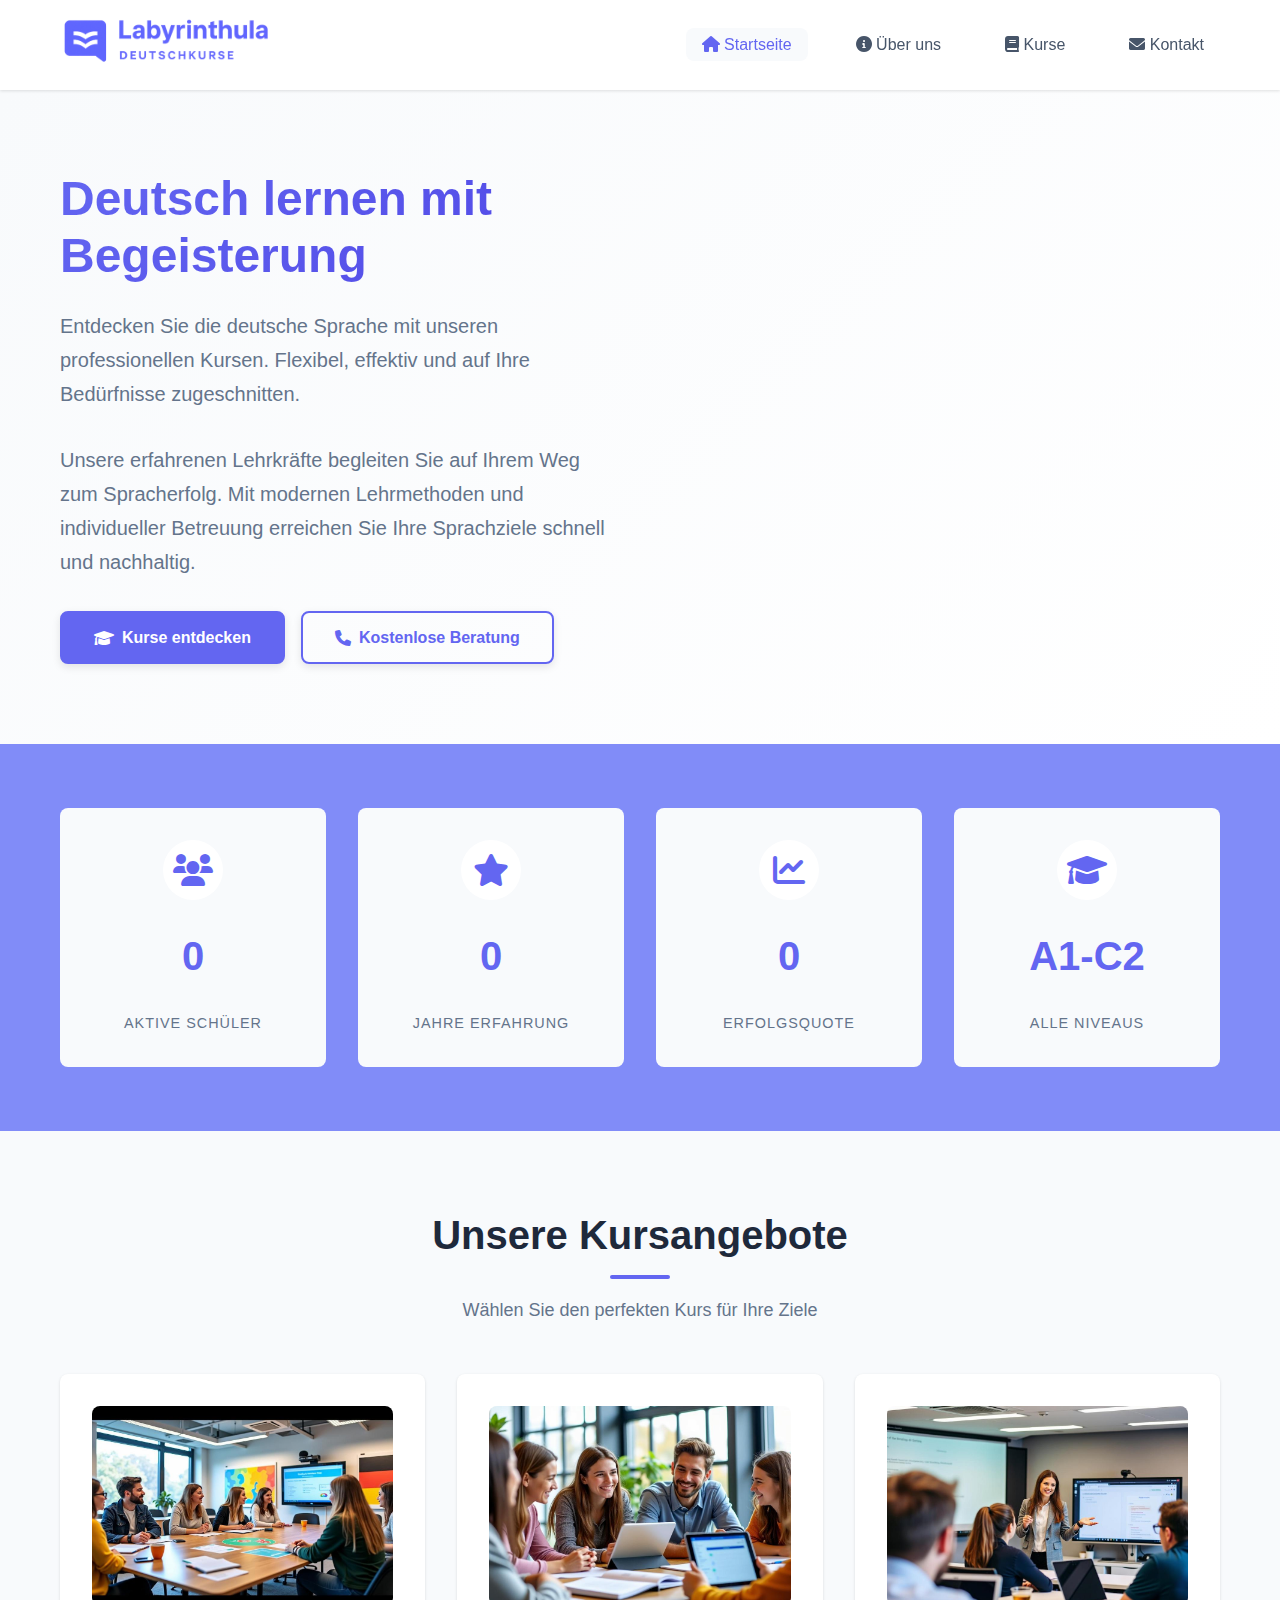
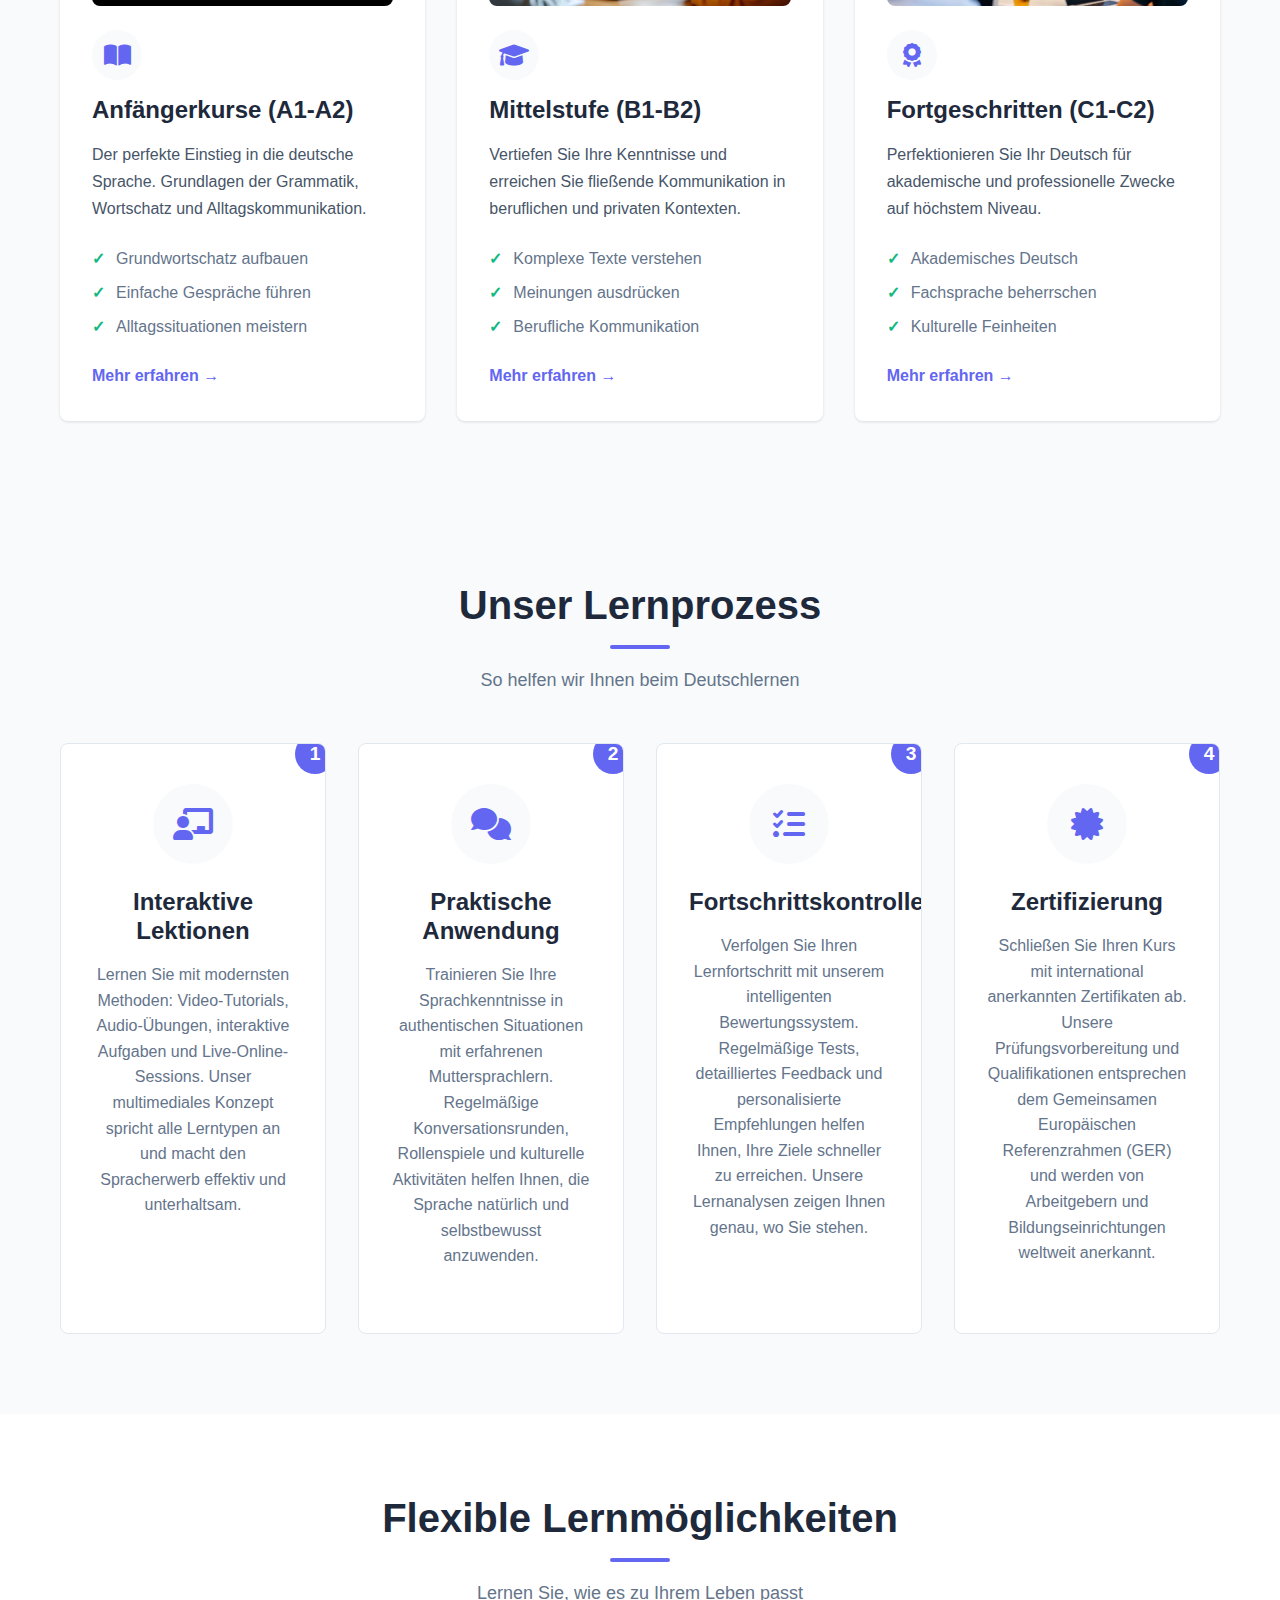
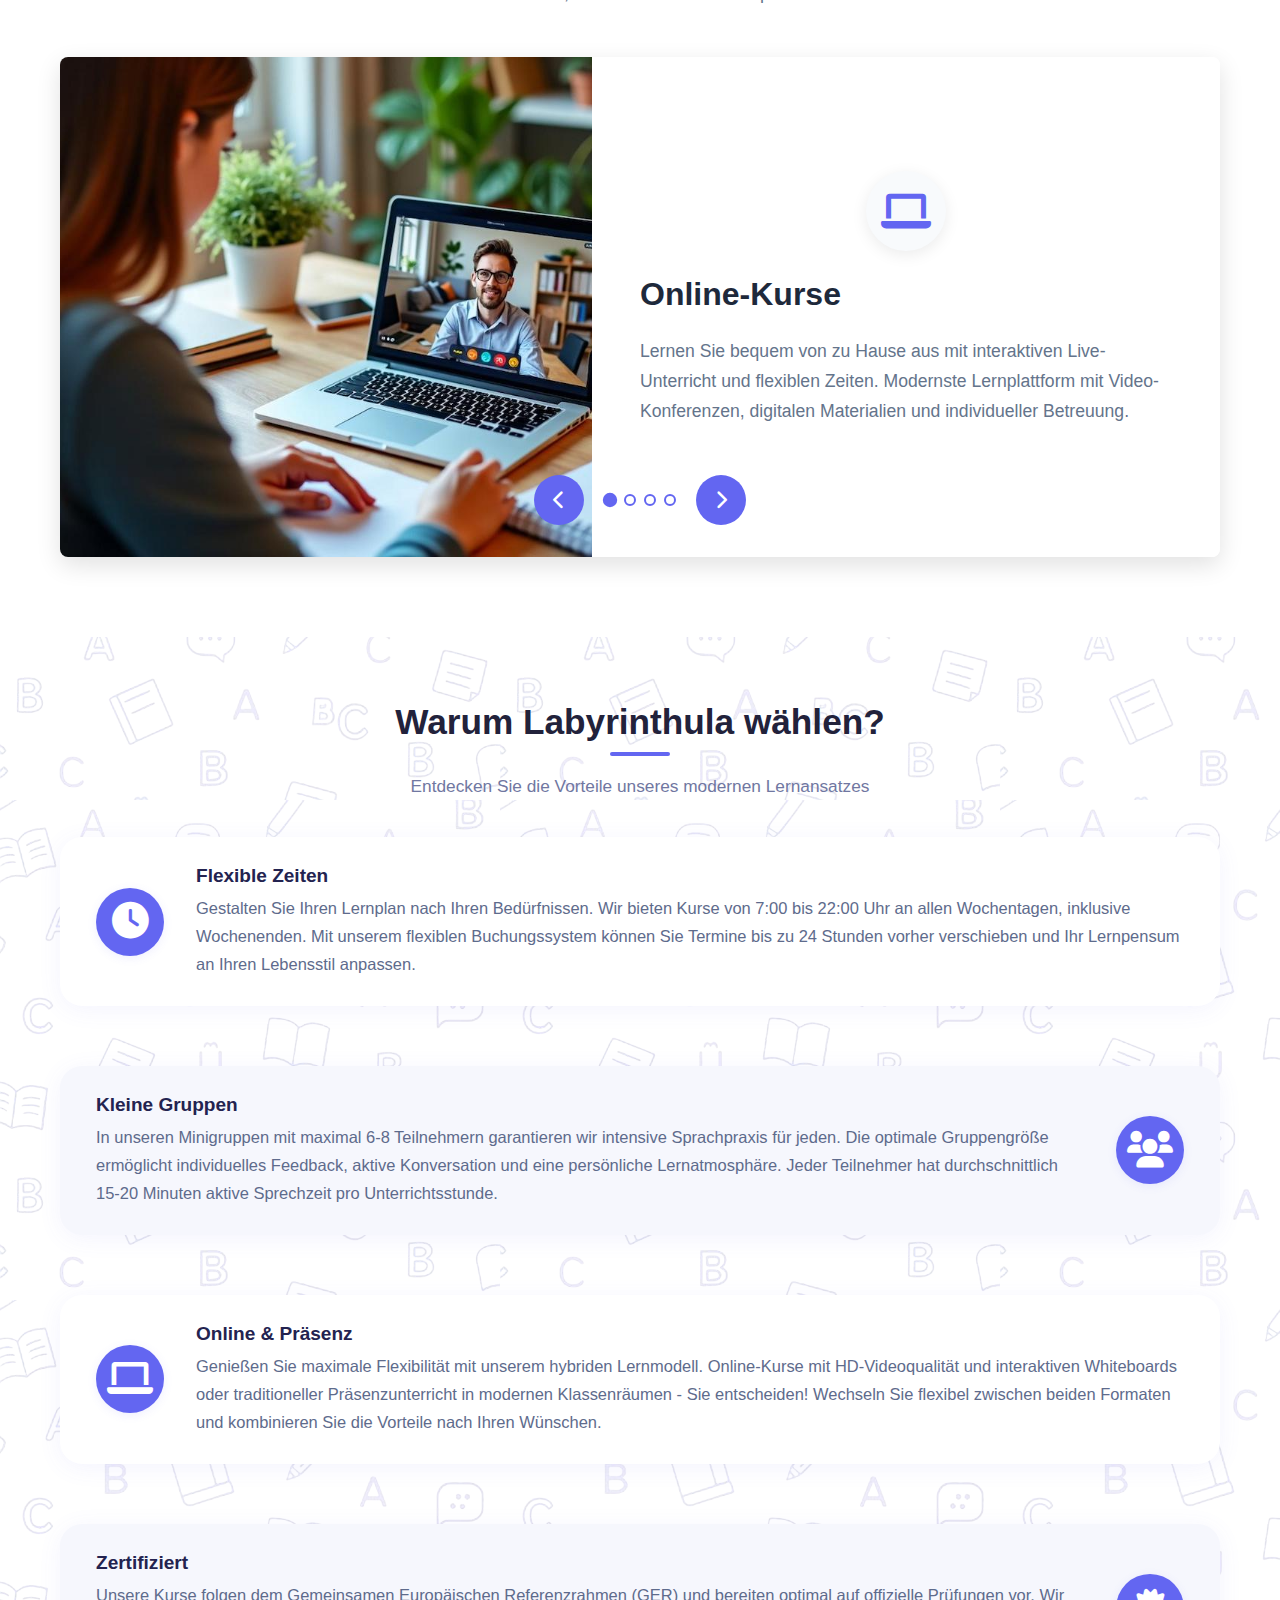
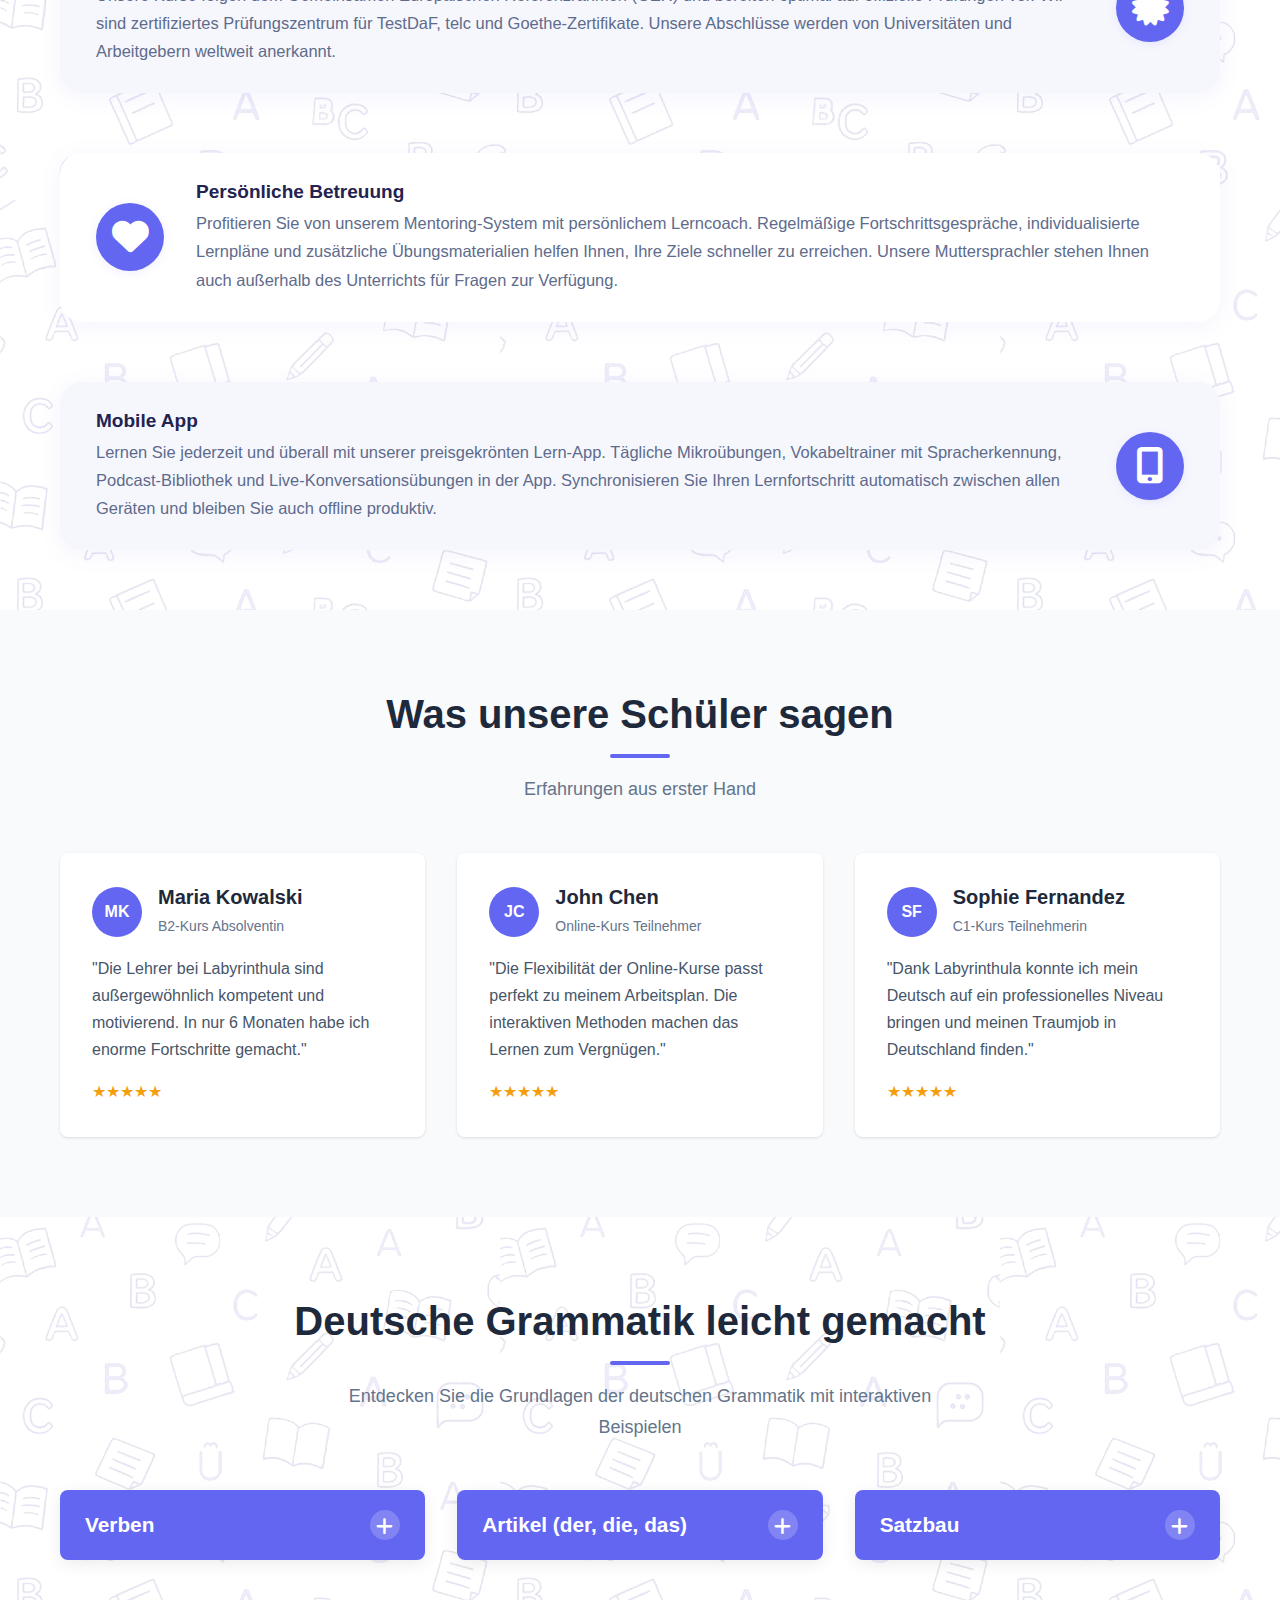
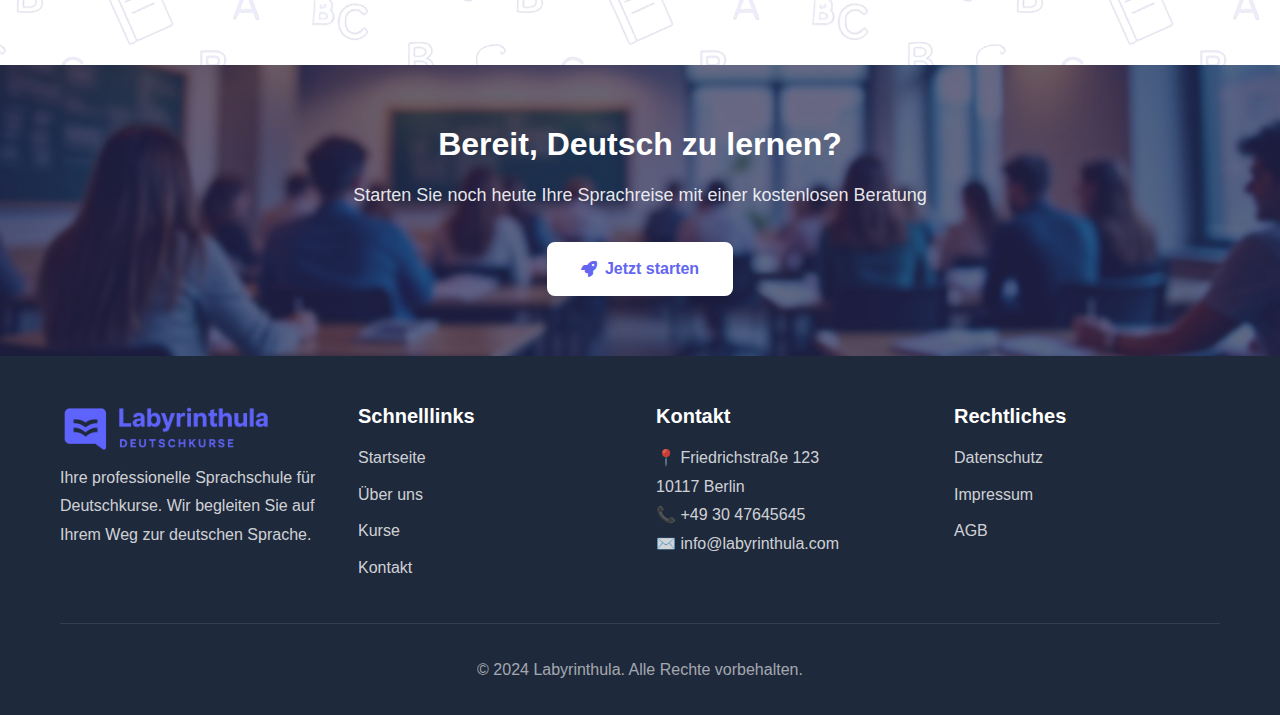
<file: index.html>
<!DOCTYPE html>
<html lang="de">
<head>
    <meta charset="UTF-8">
    <meta name="viewport" content="width=device-width, initial-scale=1.0, maximum-scale=5.0">
    <meta name="description" content="Professionelle Deutschkurse bei Labyrinthula. Online und Präsenz Sprachkurse für Anfänger bis Fortgeschrittene. Erwachsene und Kinder willkommen.">
    <meta name="keywords" content="Deutschkurs, Deutsch lernen, Sprachschule, Online Deutschkurs, Deutschunterricht, German language course">
    <meta name="author" content="Labyrinthula Deutschkurse">
    <meta name="robots" content="index, follow">
    <meta property="og:title" content="Labyrinthula - Deutsche Sprachschule">
    <meta property="og:description" content="Professionelle Deutschkurse für alle Niveaus. Lernen Sie Deutsch auf eine interaktive und effektive Weise.">
    <meta property="og:type" content="website">
    <meta property="og:url" content="https://labyrinthula.de">
    <meta property="og:image" content="images/hero-image.jpg">
    <meta property="og:site_name" content="Labyrinthula Sprachschule">
    <meta name="theme-color" content="#6366F1">
    <link rel="icon" type="image/png" href="images/favicon.png">
    <title>Labyrinthula - Deutschkurse für alle Niveaus | Online & Präsenz</title>
    <link rel="stylesheet" href="https://cdnjs.cloudflare.com/ajax/libs/font-awesome/6.0.0/css/all.min.css">
    <link rel="stylesheet" href="css/style.css">
</head>
<body>
    <nav class="navbar">
        <div class="container">
            <a href="index.html" class="logo">
                <img src="images/logo-lab.png" alt="Labyrinthula Deutschkurse Logo">
            </a>
            <button class="nav-toggle" id="navToggle">
                <span></span>
                <span></span>
                <span></span>
            </button>
            <ul class="nav-menu" id="navMenu">
                <li><a href="index.html" class="active"><i class="fas fa-home me-1"></i> Startseite</a></li>
                <li><a href="about.html"><i class="fas fa-info-circle me-1"></i> Über uns</a></li>
                <li><a href="courses.html"><i class="fas fa-book me-1"></i> Kurse</a></li>
                <li><a href="contact.html"><i class="fas fa-envelope me-1"></i> Kontakt</a></li>
            </ul>
        </div>
    </nav>

    <section class="hero">
        <div class="container">
            <div class="hero-content">
                <div class="hero-text">
                    <h1>Deutsch lernen mit Begeisterung</h1>
                    <p class="lead">Entdecken Sie die deutsche Sprache mit unseren professionellen Kursen. Flexibel, effektiv und auf Ihre Bedürfnisse zugeschnitten.</p>
                    <p class="lead">Unsere erfahrenen Lehrkräfte begleiten Sie auf Ihrem Weg zum Spracherfolg. Mit modernen Lehrmethoden und individueller Betreuung erreichen Sie Ihre Sprachziele schnell und nachhaltig.</p>
                    <div class="hero-buttons">
                        <a href="courses.html" class="btn btn-primary">
                            <i class="fas fa-graduation-cap"></i> Kurse entdecken
                        </a>
                        <a href="contact.html" class="btn btn-secondary">
                            <i class="fas fa-phone"></i> Kostenlose Beratung
                        </a>
                    </div>
                </div>
                <div class="hero-image-wrapper">
                    <div class="hero-image-background"></div>
                    <div class="hero-image">
                        <img src="images/hero-image.jpg" alt="Deutsche Sprachklasse">
                    </div>
                </div>
            </div>
        </div>
    </section>

    <section class="stats">
        <div class="container">
            <div class="stats-grid">
                <div class="stat-item">
                    <div class="stat-icon">
                        <i class="fas fa-users"></i>
                    </div>
                    <div class="stat-number" data-target="500">0</div>
                    <div class="stat-label">Aktive Schüler</div>
                </div>
                <div class="stat-item">
                    <div class="stat-icon">
                        <i class="fas fa-star"></i>
                    </div>
                    <div class="stat-number" data-target="15">0</div>
                    <div class="stat-label">Jahre Erfahrung</div>
                </div>
                <div class="stat-item">
                    <div class="stat-icon">
                        <i class="fas fa-chart-line"></i>
                    </div>
                    <div class="stat-number" data-target="98" data-suffix="%">0</div>
                    <div class="stat-label">Erfolgsquote</div>
                </div>
                <div class="stat-item">
                    <div class="stat-icon">
                        <i class="fas fa-graduation-cap"></i>
                    </div>
                    <div class="stat-number">A1-C2</div>
                    <div class="stat-label">Alle Niveaus</div>
                </div>
            </div>
        </div>
    </section>

    <section class="course-overview">
        <div class="container">
            <h2 class="section-title">Unsere Kursangebote</h2>
            <div class="section-title-divider"></div>
            <p class="section-subtitle">Wählen Sie den perfekten Kurs für Ihre Ziele</p>
            
            <div class="course-grid">
                <div class="course-card">
                    <div class="course-image">
                        <img src="images/beginner-course.jpg" alt="Deutschkurs für Anfänger">
                    </div>
                    <div class="course-icon">
                        <i class="fas fa-book-open"></i>
                    </div>
                    <h3>Anfängerkurse (A1-A2)</h3>
                    <p>Der perfekte Einstieg in die deutsche Sprache. Grundlagen der Grammatik, Wortschatz und Alltagskommunikation.</p>
                    <ul class="course-features">
                        <li>Grundwortschatz aufbauen</li>
                        <li>Einfache Gespräche führen</li>
                        <li>Alltagssituationen meistern</li>
                    </ul>
                    <a href="courses.html#beginner" class="btn-link">Mehr erfahren →</a>
                </div>
                
                <div class="course-card">
                    <div class="course-image">
                        <img src="images/intermediate-course.jpg" alt="Deutschkurs Mittelstufe">
                    </div>
                    <div class="course-icon">
                        <i class="fas fa-graduation-cap"></i>
                    </div>
                    <h3>Mittelstufe (B1-B2)</h3>
                    <p>Vertiefen Sie Ihre Kenntnisse und erreichen Sie fließende Kommunikation in beruflichen und privaten Kontexten.</p>
                    <ul class="course-features">
                        <li>Komplexe Texte verstehen</li>
                        <li>Meinungen ausdrücken</li>
                        <li>Berufliche Kommunikation</li>
                    </ul>
                    <a href="courses.html#intermediate" class="btn-link">Mehr erfahren →</a>
                </div>
                
                <div class="course-card">
                    <div class="course-image">
                        <img src="images/advanced-course.jpg" alt="Deutschkurs für Fortgeschrittene">
                    </div>
                    <div class="course-icon">
                        <i class="fas fa-award"></i>
                    </div>
                    <h3>Fortgeschritten (C1-C2)</h3>
                    <p>Perfektionieren Sie Ihr Deutsch für akademische und professionelle Zwecke auf höchstem Niveau.</p>
                    <ul class="course-features">
                        <li>Akademisches Deutsch</li>
                        <li>Fachsprache beherrschen</li>
                        <li>Kulturelle Feinheiten</li>
                    </ul>
                    <a href="courses.html#advanced" class="btn-link">Mehr erfahren →</a>
                </div>
            </div>
        </div>
    </section>

    <section class="process-section">
        <div class="container">
            <h2 class="section-title">Unser Lernprozess</h2>
            <div class="section-title-divider"></div>
            <p class="section-subtitle">So helfen wir Ihnen beim Deutschlernen</p>
            
            <div class="course-grid">
                <div class="process-card">
                    <div class="process-number">1</div>
                    <div class="process-icon">
                        <i class="fas fa-chalkboard-teacher"></i>
                    </div>
                    <h3>Interaktive Lektionen</h3>
                    <p>Lernen Sie mit modernsten Methoden: Video-Tutorials, Audio-Übungen, interaktive Aufgaben und Live-Online-Sessions. Unser multimediales Konzept spricht alle Lerntypen an und macht den Spracherwerb effektiv und unterhaltsam.</p>
                </div>
                
                <div class="process-card">
                    <div class="process-number">2</div>
                    <div class="process-icon">
                        <i class="fas fa-comments"></i>
                    </div>
                    <h3>Praktische Anwendung</h3>
                    <p>Trainieren Sie Ihre Sprachkenntnisse in authentischen Situationen mit erfahrenen Muttersprachlern. Regelmäßige Konversationsrunden, Rollenspiele und kulturelle Aktivitäten helfen Ihnen, die Sprache natürlich und selbstbewusst anzuwenden.</p>
                </div>
                
                <div class="process-card">
                    <div class="process-number">3</div>
                    <div class="process-icon">
                        <i class="fas fa-tasks"></i>
                    </div>
                    <h3>Fortschrittskontrolle</h3>
                    <p>Verfolgen Sie Ihren Lernfortschritt mit unserem intelligenten Bewertungssystem. Regelmäßige Tests, detailliertes Feedback und personalisierte Empfehlungen helfen Ihnen, Ihre Ziele schneller zu erreichen. Unsere Lernanalysen zeigen Ihnen genau, wo Sie stehen.</p>
                </div>
                
                <div class="process-card">
                    <div class="process-number">4</div>
                    <div class="process-icon">
                        <i class="fas fa-certificate"></i>
                    </div>
                    <h3>Zertifizierung</h3>
                    <p>Schließen Sie Ihren Kurs mit international anerkannten Zertifikaten ab. Unsere Prüfungsvorbereitung und Qualifikationen entsprechen dem Gemeinsamen Europäischen Referenzrahmen (GER) und werden von Arbeitgebern und Bildungseinrichtungen weltweit anerkannt.</p>
                </div>
            </div>
        </div>
    </section>

    <section class="learning-methods">
        <div class="container">
            <h2 class="section-title">Flexible Lernmöglichkeiten</h2>
            <div class="section-title-divider"></div>
            <p class="section-subtitle">Lernen Sie, wie es zu Ihrem Leben passt</p>
            
            <div class="methods-slider">
                <div class="methods-wrapper" id="methodsWrapper">
                    <div class="method-slide">
                        <div class="method-image">
                            <img src="images/online-learning.jpg" alt="Online Deutschkurs mit interaktivem Unterricht">
                        </div>
                        <div class="method-content">
                            <div class="method-icon">
                                <i class="fas fa-laptop"></i>
                            </div>
                            <h3>Online-Kurse</h3>
                            <p>Lernen Sie bequem von zu Hause aus mit interaktiven Live-Unterricht und flexiblen Zeiten. Modernste Lernplattform mit Video-Konferenzen, digitalen Materialien und individueller Betreuung.</p>
                        </div>
                    </div>
                    
                    <div class="method-slide">
                        <div class="method-image">
                            <img src="images/group-learning.jpg" alt="Deutschkurs in kleiner Gruppe">
                        </div>
                        <div class="method-content">
                            <div class="method-icon">
                                <i class="fas fa-users"></i>
                            </div>
                            <h3>Gruppenkurse</h3>
                            <p>Lernen Sie in kleinen Gruppen von 4-8 Personen für optimale Interaktion und persönliche Betreuung. Profitieren Sie vom Austausch mit anderen Lernenden und genießen Sie die motivierende Atmosphäre.</p>
                        </div>
                    </div>
                    
                    <div class="method-slide">
                        <div class="method-image">
                            <img src="images/private-tutoring.jpg" alt="Individueller Deutschunterricht">
                        </div>
                        <div class="method-content">
                            <div class="method-icon">
                                <i class="fas fa-user"></i>
                            </div>
                            <h3>Einzelunterricht</h3>
                            <p>Genießen Sie maßgeschneiderten Unterricht, der sich ganz auf Ihre individuellen Bedürfnisse konzentriert. Flexibler Zeitplan, persönliche Lernziele und intensive Betreuung für maximalen Lernerfolg.</p>
                        </div>
                    </div>
                    
                    <div class="method-slide">
                        <div class="method-image">
                            <img src="images/business-german.jpg" alt="Deutscher Sprachkurs für Unternehmen">
                        </div>
                        <div class="method-content">
                            <div class="method-icon">
                                <i class="fas fa-building"></i>
                            </div>
                            <h3>Firmenkurse</h3>
                            <p>Maßgeschneiderte Sprachprogramme für Unternehmen und ihre Mitarbeiter. Branchenspezifische Inhalte, flexible Formate und professionelle Business-Kommunikation für den beruflichen Erfolg.</p>
                        </div>
                    </div>
                </div>
                
                <div class="slider-controls">
                    <button class="slider-btn" id="prevBtn">
                        <i class="fas fa-chevron-left"></i>
                    </button>
                    <div class="slider-nav" id="sliderNav">
                        <span class="nav-dot active" data-slide="0"></span>
                        <span class="nav-dot" data-slide="1"></span>
                        <span class="nav-dot" data-slide="2"></span>
                        <span class="nav-dot" data-slide="3"></span>
                    </div>
                    <button class="slider-btn" id="nextBtn">
                        <i class="fas fa-chevron-right"></i>
                    </button>
                </div>
            </div>
        </div>
    </section>

    <section class="features-showcase">
        <div class="container">
            <h2 class="section-title">Warum Labyrinthula wählen?</h2>
            <div class="section-title-divider"></div>
            <p class="section-subtitle">Entdecken Sie die Vorteile unseres modernen Lernansatzes</p>
            
            <div class="features-grid">
                <div class="feature-item">
                    <div class="feature-icon">
                        <i class="fas fa-clock"></i>
                    </div>
                    <div>
                        <h3>Flexible Zeiten</h3>
                        <p>Gestalten Sie Ihren Lernplan nach Ihren Bedürfnissen. Wir bieten Kurse von 7:00 bis 22:00 Uhr an allen Wochentagen, inklusive Wochenenden. Mit unserem flexiblen Buchungssystem können Sie Termine bis zu 24 Stunden vorher verschieben und Ihr Lernpensum an Ihren Lebensstil anpassen.</p>
                    </div>
                </div>
                
                <div class="feature-item">
                    <div class="feature-icon">
                        <i class="fas fa-users"></i>
                    </div>
                    <div>
                        <h3>Kleine Gruppen</h3>
                        <p>In unseren Minigruppen mit maximal 6-8 Teilnehmern garantieren wir intensive Sprachpraxis für jeden. Die optimale Gruppengröße ermöglicht individuelles Feedback, aktive Konversation und eine persönliche Lernatmosphäre. Jeder Teilnehmer hat durchschnittlich 15-20 Minuten aktive Sprechzeit pro Unterrichtsstunde.</p>
                    </div>
                </div>
                
                <div class="feature-item">
                    <div class="feature-icon">
                        <i class="fas fa-laptop"></i>
                    </div>
                    <div>
                        <h3>Online & Präsenz</h3>
                        <p>Genießen Sie maximale Flexibilität mit unserem hybriden Lernmodell. Online-Kurse mit HD-Videoqualität und interaktiven Whiteboards oder traditioneller Präsenzunterricht in modernen Klassenräumen - Sie entscheiden! Wechseln Sie flexibel zwischen beiden Formaten und kombinieren Sie die Vorteile nach Ihren Wünschen.</p>
                    </div>
                </div>
                
                <div class="feature-item">
                    <div class="feature-icon">
                        <i class="fas fa-certificate"></i>
                    </div>
                    <div>
                        <h3>Zertifiziert</h3>
                        <p>Unsere Kurse folgen dem Gemeinsamen Europäischen Referenzrahmen (GER) und bereiten optimal auf offizielle Prüfungen vor. Wir sind zertifiziertes Prüfungszentrum für TestDaF, telc und Goethe-Zertifikate. Unsere Abschlüsse werden von Universitäten und Arbeitgebern weltweit anerkannt.</p>
                    </div>
                </div>
                
                <div class="feature-item">
                    <div class="feature-icon">
                        <i class="fas fa-heart"></i>
                    </div>
                    <div>
                        <h3>Persönliche Betreuung</h3>
                        <p>Profitieren Sie von unserem Mentoring-System mit persönlichem Lerncoach. Regelmäßige Fortschrittsgespräche, individualisierte Lernpläne und zusätzliche Übungsmaterialien helfen Ihnen, Ihre Ziele schneller zu erreichen. Unsere Muttersprachler stehen Ihnen auch außerhalb des Unterrichts für Fragen zur Verfügung.</p>
                    </div>
                </div>
                
                <div class="feature-item">
                    <div class="feature-icon">
                        <i class="fas fa-mobile-alt"></i>
                    </div>
                    <div>
                        <h3>Mobile App</h3>
                        <p>Lernen Sie jederzeit und überall mit unserer preisgekrönten Lern-App. Tägliche Mikroübungen, Vokabeltrainer mit Spracherkennung, Podcast-Bibliothek und Live-Konversationsübungen in der App. Synchronisieren Sie Ihren Lernfortschritt automatisch zwischen allen Geräten und bleiben Sie auch offline produktiv.</p>
                    </div>
                </div>
            </div>
        </div>
    </section>

    <section class="testimonials">
        <div class="container">
            <h2 class="section-title">Was unsere Schüler sagen</h2>
            <div class="section-title-divider"></div>
            <p class="section-subtitle">Erfahrungen aus erster Hand</p>
            
            <div class="testimonial-grid">
                <div class="testimonial-card">
                    <div class="testimonial-header">
                        <div class="testimonial-avatar">MK</div>
                        <div class="testimonial-info">
                            <h4>Maria Kowalski</h4>
                            <span>B2-Kurs Absolventin</span>
                        </div>
                    </div>
                    <p>"Die Lehrer bei Labyrinthula sind außergewöhnlich kompetent und motivierend. In nur 6 Monaten habe ich enorme Fortschritte gemacht."</p>
                    <div class="testimonial-stars">★★★★★</div>
                </div>
                
                <div class="testimonial-card">
                    <div class="testimonial-header">
                        <div class="testimonial-avatar">JC</div>
                        <div class="testimonial-info">
                            <h4>John Chen</h4>
                            <span>Online-Kurs Teilnehmer</span>
                        </div>
                    </div>
                    <p>"Die Flexibilität der Online-Kurse passt perfekt zu meinem Arbeitsplan. Die interaktiven Methoden machen das Lernen zum Vergnügen."</p>
                    <div class="testimonial-stars">★★★★★</div>
                </div>
                
                <div class="testimonial-card">
                    <div class="testimonial-header">
                        <div class="testimonial-avatar">SF</div>
                        <div class="testimonial-info">
                            <h4>Sophie Fernandez</h4>
                            <span>C1-Kurs Teilnehmerin</span>
                        </div>
                    </div>
                    <p>"Dank Labyrinthula konnte ich mein Deutsch auf ein professionelles Niveau bringen und meinen Traumjob in Deutschland finden."</p>
                    <div class="testimonial-stars">★★★★★</div>
                </div>
            </div>
        </div>
    </section>

    <section class="grammar-section">
        <div class="container">
            <h2 class="section-title">Deutsche Grammatik leicht gemacht</h2>
            <div class="section-title-divider"></div>
            <p class="section-subtitle">Entdecken Sie die Grundlagen der deutschen Grammatik mit interaktiven Beispielen</p>
            
            <div class="course-grid">
                <div class="grammar-card">
                    <div class="grammar-header">
                        <h3>Verben</h3>
                        <button class="toggle-btn"><i class="fas fa-plus"></i></button>
                    </div>
                    <div class="grammar-content">
                        <p>Deutsche Verben sind das Herzstück jedes Satzes. Hier lernen Sie die wichtigsten Konjugationen:</p>
                        <h5>Beispiele:</h5>
                        <ul>
                            <li><strong>sein:</strong> ich bin, du bist, er/sie/es ist</li>
                            <li><strong>haben:</strong> ich habe, du hast, er/sie/es hat</li>
                            <li><strong>gehen:</strong> ich gehe, du gehst, er/sie/es geht</li>
                        </ul>
                        <p><strong>Tipp:</strong> Regelmäßige Verben folgen einem festen Muster. Prägen Sie sich die Endungen ein!</p>
                        <a href="courses.html" class="btn btn-primary mt-3">
                            <i class="fas fa-play"></i> Verben üben
                        </a>
                    </div>
                </div>
                
                <div class="grammar-card">
                    <div class="grammar-header">
                        <h3>Artikel (der, die, das)</h3>
                        <button class="toggle-btn"><i class="fas fa-plus"></i></button>
                    </div>
                    <div class="grammar-content">
                        <p>Die deutschen Artikel sind essentiell für korrektes Deutsch:</p>
                        <h5>Die drei Artikel:</h5>
                        <ul>
                            <li><strong>der</strong> (maskulin): der Mann, der Hund, der Computer</li>
                            <li><strong>die</strong> (feminin): die Frau, die Katze, die Musik</li>
                            <li><strong>das</strong> (neutral): das Kind, das Haus, das Auto</li>
                        </ul>
                        <p><strong>Merkhilfe:</strong> Lernen Sie Substantive immer mit ihrem Artikel!</p>
                        <a href="courses.html" class="btn btn-primary mt-3">
                            <i class="fas fa-play"></i> Artikel lernen
                        </a>
                    </div>
                </div>
                
                <div class="grammar-card">
                    <div class="grammar-header">
                        <h3>Satzbau</h3>
                        <button class="toggle-btn"><i class="fas fa-plus"></i></button>
                    </div>
                    <div class="grammar-content">
                        <p>Der deutsche Satzbau hat feste Regeln, die das Verstehen erleichtern:</p>
                        <h5>Grundregel (Position 2):</h5>
                        <ul>
                            <li>Das konjugierte Verb steht an <strong>zweiter Position</strong></li>
                            <li>"Ich <strong>lese</strong> jeden Tag ein Buch."</li>
                            <li>"Jeden Tag <strong>lese</strong> ich ein Buch."</li>
                        </ul>
                        <p><strong>Wichtig:</strong> In Nebensätzen steht das Verb am Ende!</p>
                        <a href="courses.html" class="btn btn-primary mt-3">
                            <i class="fas fa-play"></i> Satzbau üben
                        </a>
                    </div>
                </div>
            </div>
        </div>
    </section>

    <section class="cta">
        <div class="container">
            <div class="cta-content">
                <h2>Bereit, Deutsch zu lernen?</h2>
                <p>Starten Sie noch heute Ihre Sprachreise mit einer kostenlosen Beratung</p>
                <a href="contact.html" class="btn btn-white">
                    <i class="fas fa-rocket"></i> Jetzt starten
                </a>
            </div>
        </div>
    </section>

    <footer class="footer">
        <div class="container">
            <div class="footer-grid">
                <div class="footer-column">
                    <a href="index.html" class="logo">
                        <img src="images/logo-lab.png" alt="Labyrinthula Deutschkurse Logo">
                    </a>
                    <p>Ihre professionelle Sprachschule für Deutschkurse. Wir begleiten Sie auf Ihrem Weg zur deutschen Sprache.</p>
                </div>
                <div class="footer-column">
                    <h4>Schnelllinks</h4>
                    <ul>
                        <li><a href="index.html">Startseite</a></li>
                        <li><a href="about.html">Über uns</a></li>
                        <li><a href="courses.html">Kurse</a></li>
                        <li><a href="contact.html">Kontakt</a></li>
                    </ul>
                </div>
                <div class="footer-column">
                    <h4>Kontakt</h4>
                    <p>📍 Friedrichstraße 123<br>
                    10117 Berlin<br>
                    📞 +49 30 47645645<br>
                    ✉️ info@labyrinthula.com</p>
                </div>
                <div class="footer-column">
                    <h4>Rechtliches</h4>
                    <ul>
                        <li><a href="datenschutz.html">Datenschutz</a></li>
                        <li><a href="impressum.html">Impressum</a></li>
                        <li><a href="agb.html">AGB</a></li>
                    </ul>
                </div>
            </div>
            <div class="footer-bottom">
                <p>&copy; 2024 Labyrinthula. Alle Rechte vorbehalten.</p>
            </div>
        </div>
    </footer>

    <div id="cookieConsent" class="cookie-consent">
        <div class="container">
            <div style="display: flex; align-items: center; justify-content: space-between; flex-wrap: wrap; gap: 1rem;">
                <div style="flex: 1;">
                    <p>Diese Website verwendet Cookies, um Ihre Erfahrung zu verbessern. Durch die weitere Nutzung stimmen Sie unserem <a href="datenschutz.html">Datenschutz</a> zu.</p>
                </div>
                <div style="flex-shrink: 0;">
                    <button class="btn btn-primary" id="acceptCookies">Akzeptieren</button>
                    <a href="datenschutz.html" class="btn btn-secondary" style="margin-left: 10px;">Mehr Infos</a>
                </div>
            </div>
        </div>
    </div>

    <script src="js/main.js"></script>
</body>
</html>
</file>
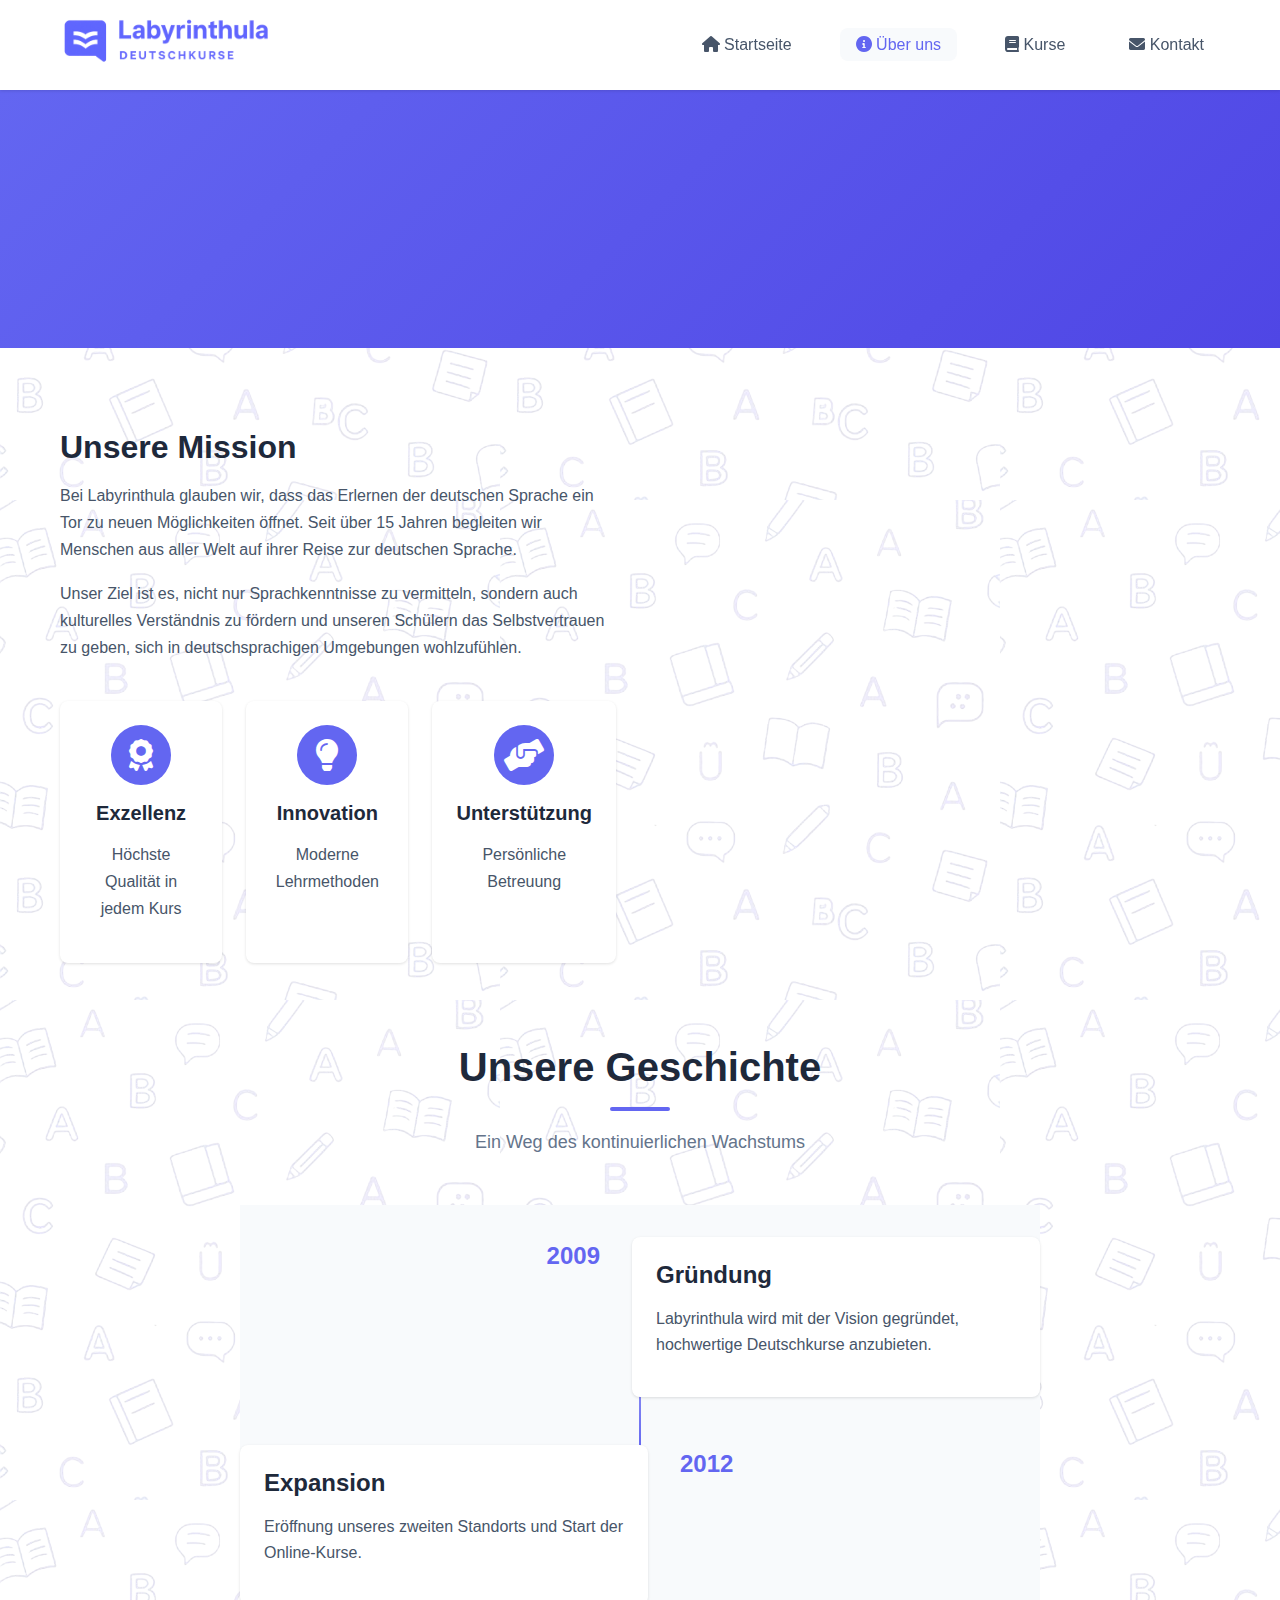
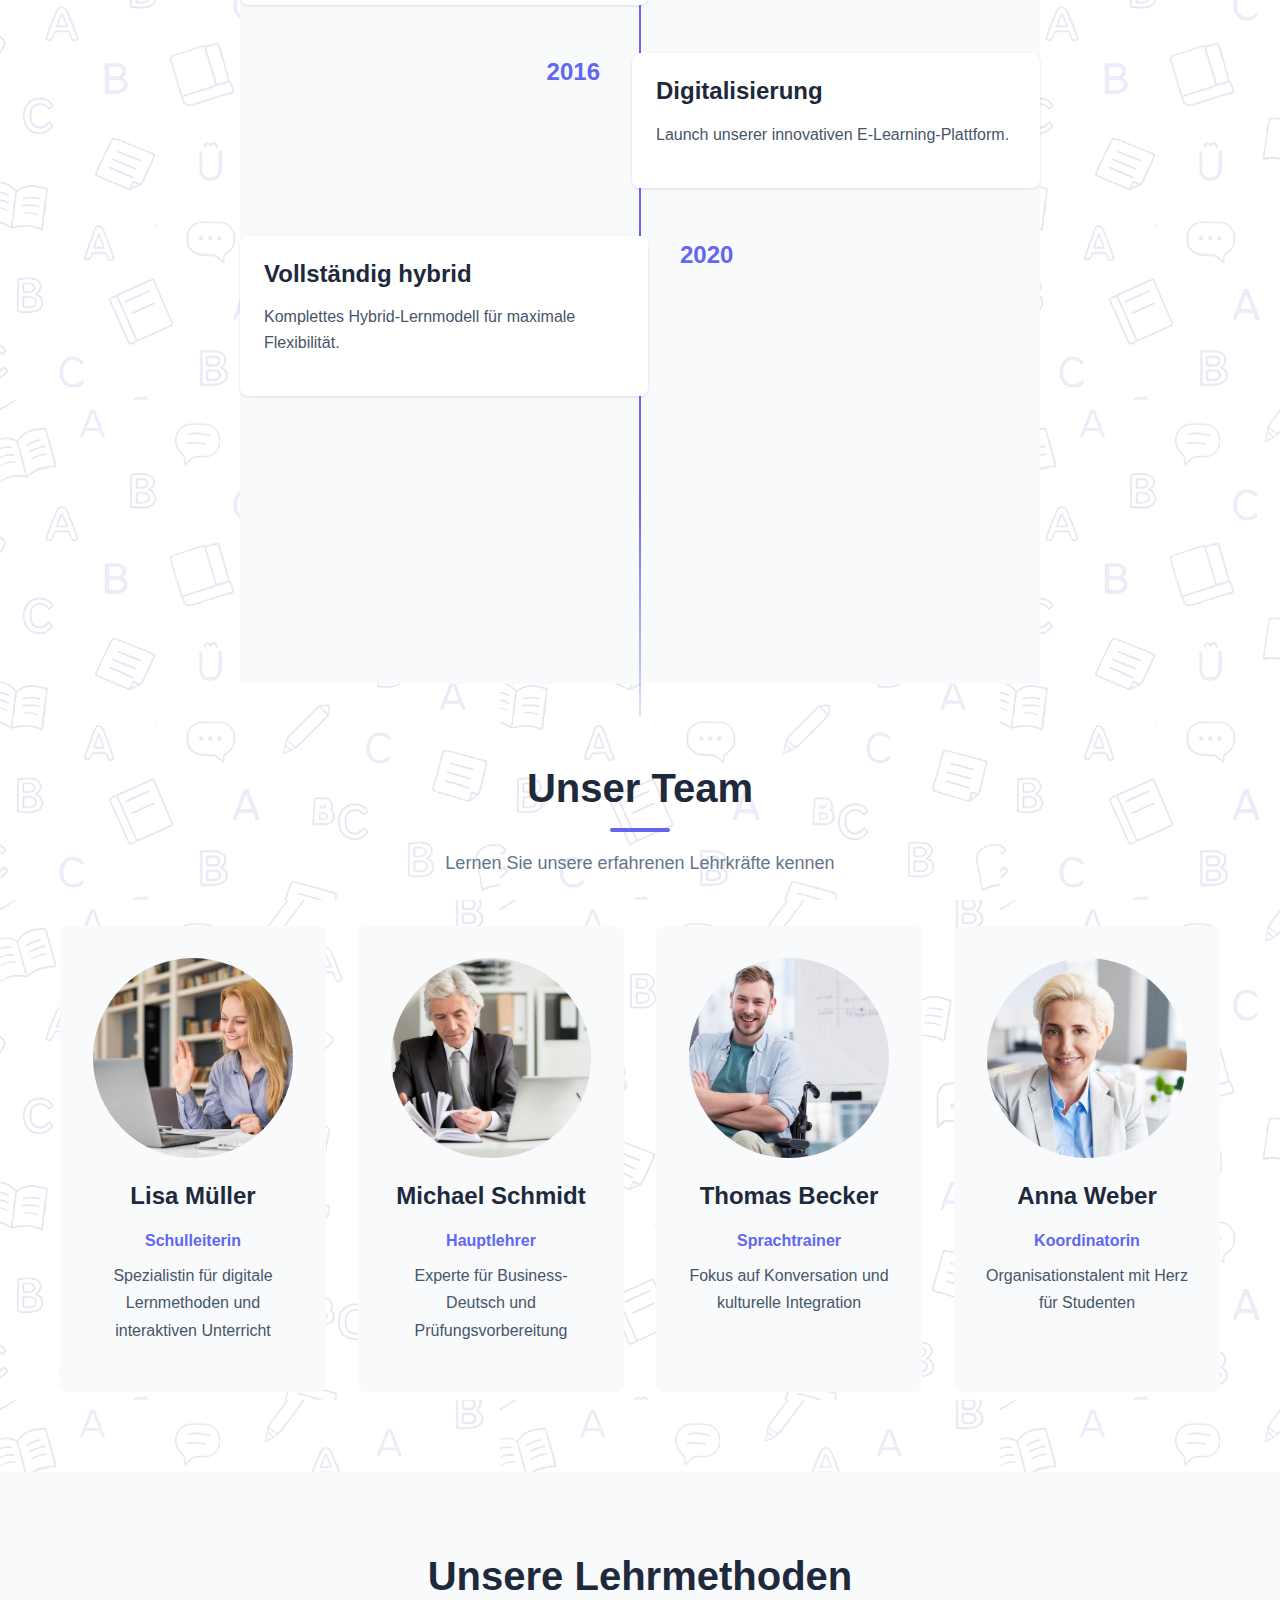
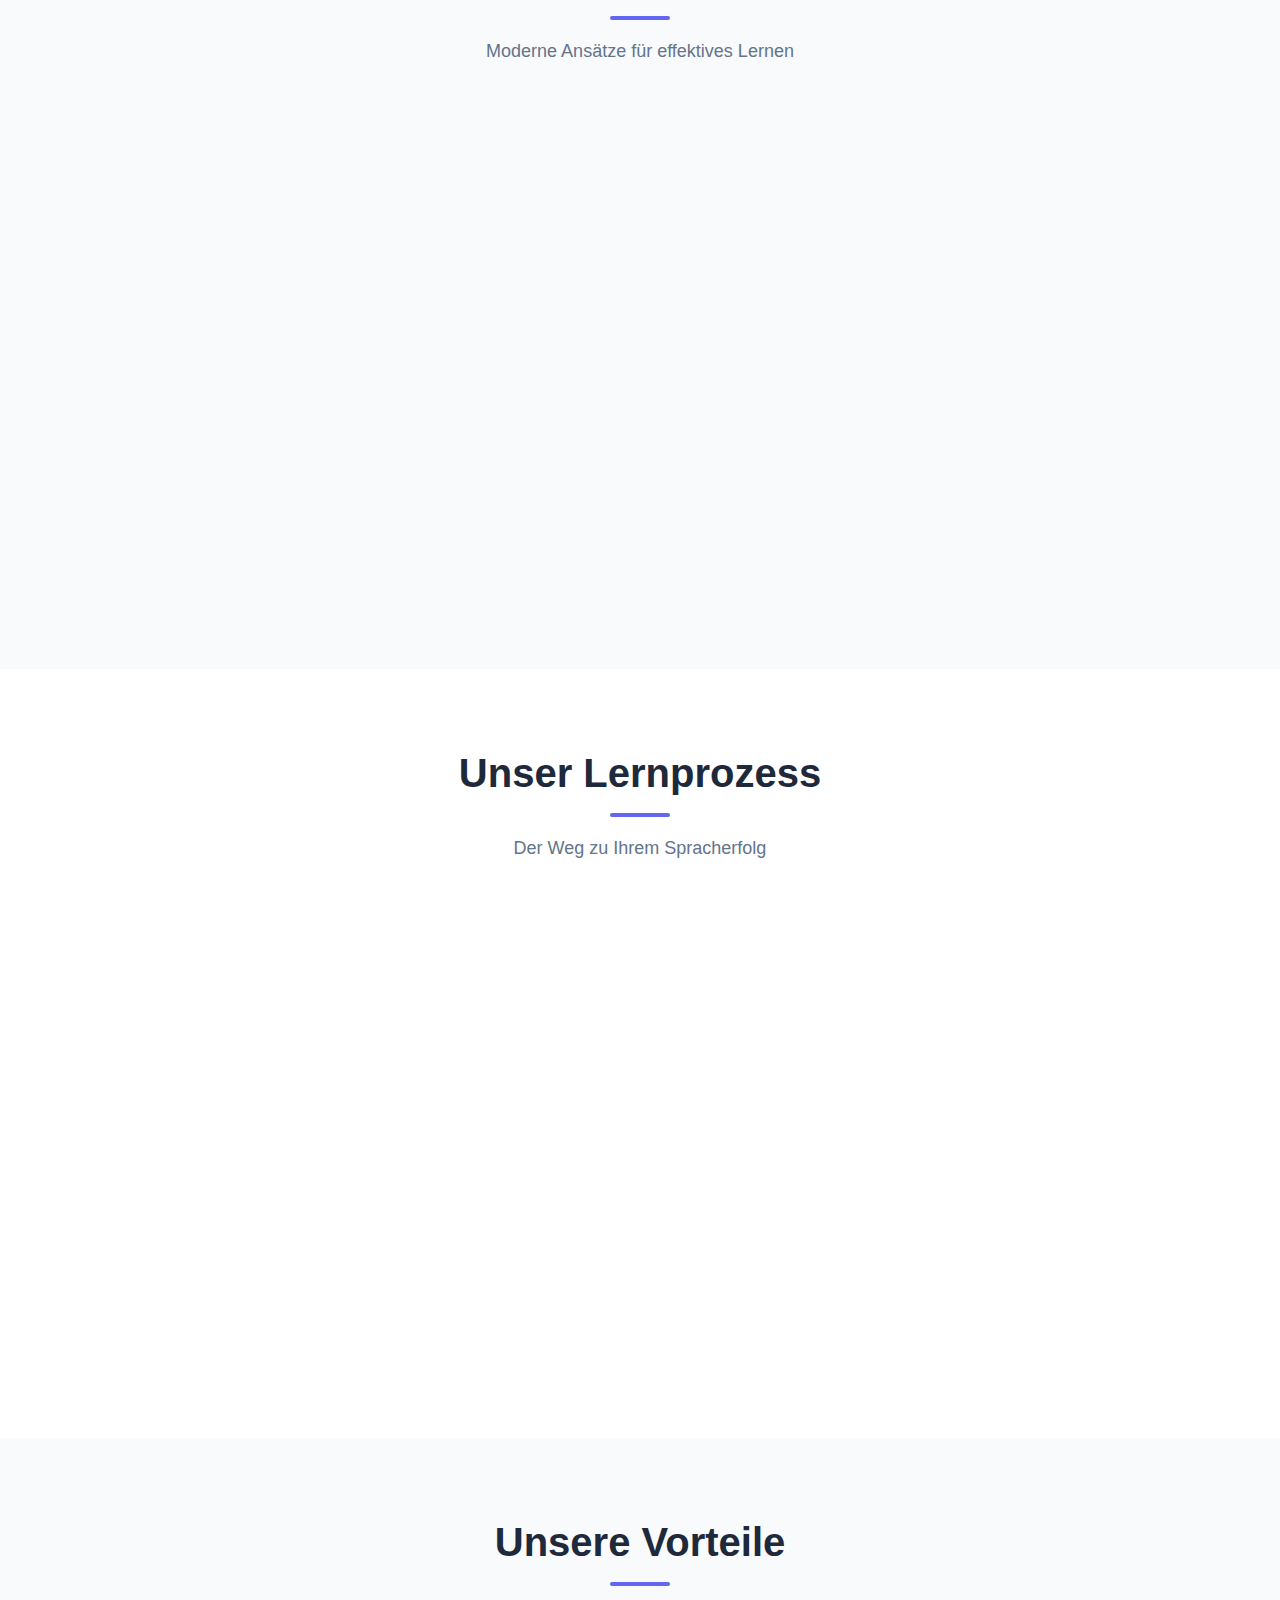
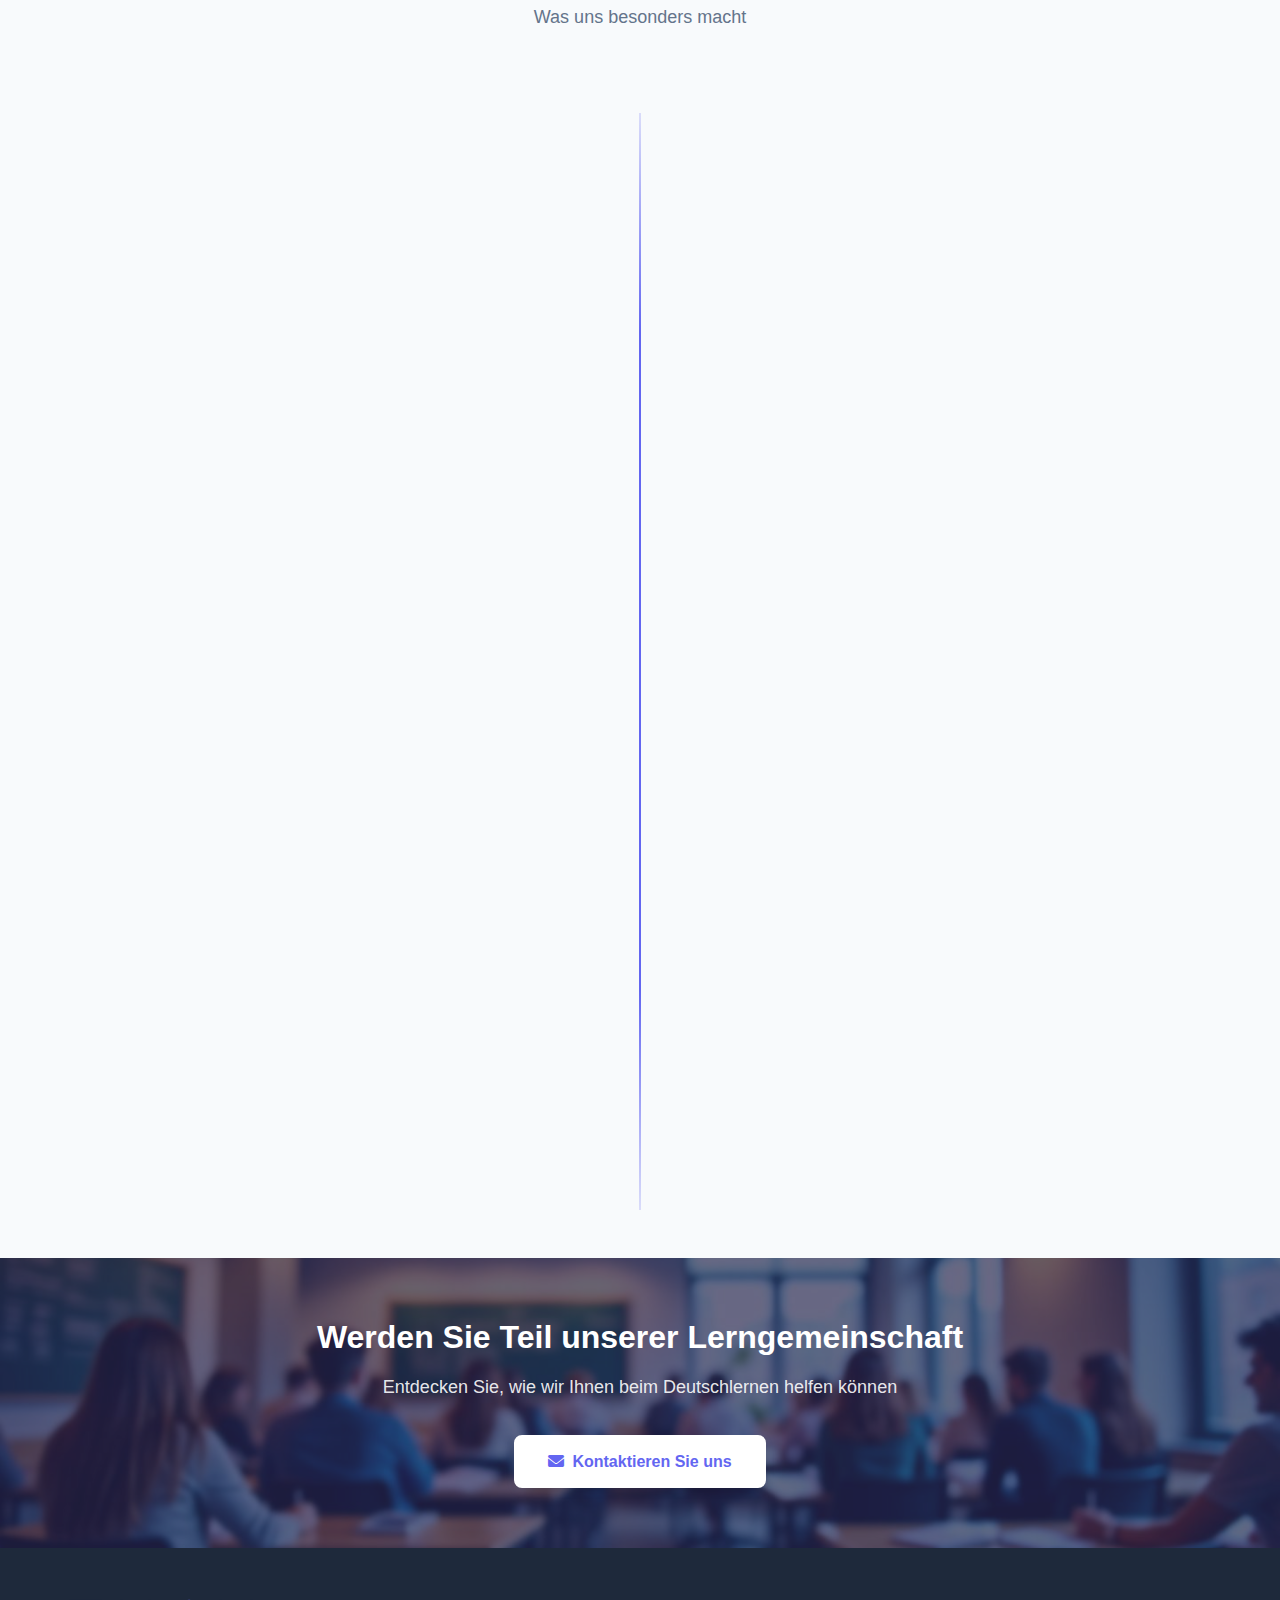
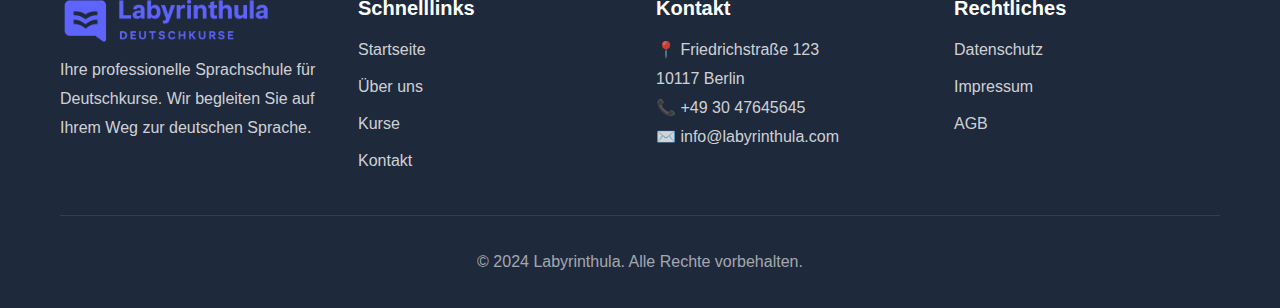
<file: about.html>
<!DOCTYPE html>
<html lang="de">
<head>
    <meta charset="UTF-8">
    <meta name="viewport" content="width=device-width, initial-scale=1.0">
    <meta name="description" content="Über Labyrinthula Deutschkurse. Erfahren Sie mehr über unsere Mission, unser Team und unsere Lehrmethoden.">
    <meta name="keywords" content="Über uns, Deutschlehrer, Sprachschule Berlin, Lehrmethoden, Team">
    <meta name="author" content="Labyrinthula Deutschkurse">
    <meta name="theme-color" content="#6366F1">
    <link rel="icon" type="image/png" href="images/favicon.png">
    <title>Über uns - Labyrinthula Deutschkurse</title>
    <link rel="stylesheet" href="https://cdnjs.cloudflare.com/ajax/libs/font-awesome/6.0.0/css/all.min.css">
    <link rel="stylesheet" href="css/style.css">
</head>
<body>
    <nav class="navbar">
        <div class="container">
            <a href="index.html" class="logo">
                <img src="images/logo-lab.png" alt="Labyrinthula Deutschkurse Logo">
            </a>
            <button class="nav-toggle" id="navToggle">
                <span></span>
                <span></span>
                <span></span>
            </button>
            <ul class="nav-menu" id="navMenu">
                <li><a href="index.html"><i class="fas fa-home me-1"></i> Startseite</a></li>
                <li><a href="about.html" class="active"><i class="fas fa-info-circle me-1"></i> Über uns</a></li>
                <li><a href="courses.html"><i class="fas fa-book me-1"></i> Kurse</a></li>
                <li><a href="contact.html"><i class="fas fa-envelope me-1"></i> Kontakt</a></li>
            </ul>
        </div>
    </nav>
    <section class="page-hero">
        <div class="container">
            <h1>Über Labyrinthula</h1>
            <p class="lead">Ihre Experten für deutsche Sprache und Kultur</p>
        </div>
    </section>

    <section class="mission">
        <div class="container">
            <div class="mission-grid">
                <div class="mission-content">
                    <h2>Unsere Mission</h2>
                    <p>Bei Labyrinthula glauben wir, dass das Erlernen der deutschen Sprache ein Tor zu neuen Möglichkeiten öffnet. Seit über 15 Jahren begleiten wir Menschen aus aller Welt auf ihrer Reise zur deutschen Sprache.</p>
                    <p>Unser Ziel ist es, nicht nur Sprachkenntnisse zu vermitteln, sondern auch kulturelles Verständnis zu fördern und unseren Schülern das Selbstvertrauen zu geben, sich in deutschsprachigen Umgebungen wohlzufühlen.</p>
                    <div class="mission-values">
                        <div class="value-item">
                            <div class="value-icon">
                                <i class="fas fa-award"></i>
                            </div>
                            <h4>Exzellenz</h4>
                            <p>Höchste Qualität in jedem Kurs</p>
                        </div>
                        <div class="value-item">
                            <div class="value-icon">
                                <i class="fas fa-lightbulb"></i>
                            </div>
                            <h4>Innovation</h4>
                            <p>Moderne Lehrmethoden</p>
                        </div>
                        <div class="value-item">
                            <div class="value-icon">
                                <i class="fas fa-hands-helping"></i>
                            </div>
                            <h4>Unterstützung</h4>
                            <p>Persönliche Betreuung</p>
                        </div>
                    </div>
                </div>
                <div class="mission-image">
                    <div class="mission-image-background"></div>
                    <img src="images/mission-image.jpg" alt="Moderne Sprachschule mit offener, einladender Atmosphäre">
                </div>
            </div>
        </div>
    </section>

    <section>
        <div class="container">
            <h2 class="section-title">Unsere Geschichte</h2>
            <div class="section-title-divider"></div>
            <p class="section-subtitle">Ein Weg des kontinuierlichen Wachstums</p>
            
            <div class="timeline">
                <div class="timeline-item">
                    <div class="timeline-year">2009</div>
                    <div class="timeline-content">
                        <h3>Gründung</h3>
                        <p>Labyrinthula wird mit der Vision gegründet, hochwertige Deutschkurse anzubieten.</p>
                    </div>
                </div>
                <div class="timeline-item">
                    <div class="timeline-year">2012</div>
                    <div class="timeline-content">
                        <h3>Expansion</h3>
                        <p>Eröffnung unseres zweiten Standorts und Start der Online-Kurse.</p>
                    </div>
                </div>
                <div class="timeline-item">
                    <div class="timeline-year">2016</div>
                    <div class="timeline-content">
                        <h3>Digitalisierung</h3>
                        <p>Launch unserer innovativen E-Learning-Plattform.</p>
                    </div>
                </div>
                <div class="timeline-item">
                    <div class="timeline-year">2020</div>
                    <div class="timeline-content">
                        <h3>Vollständig hybrid</h3>
                        <p>Komplettes Hybrid-Lernmodell für maximale Flexibilität.</p>
                    </div>
                </div>
                <div class="timeline-item">
                    <div class="timeline-year">Heute</div>
                    <div class="timeline-content">
                        <h3>Marktführer</h3>
                        <p>Über 500 aktive Schüler und ein Team von 20+ qualifizierten Lehrkräften.</p>
                    </div>
                </div>
            </div>
        </div>
    </section>

    <section class="team">
        <div class="container">
            <h2 class="section-title">Unser Team</h2>
            <div class="section-title-divider"></div>
            <p class="section-subtitle">Lernen Sie unsere erfahrenen Lehrkräfte kennen</p>
            
            <div class="team-grid">
                <div class="team-member">
                    <div class="member-photo">
                        <img src="images/lisa-müller.jpg" alt="Lisa Müller - Schulleiterin">
                        <div class="member-overlay">
                            <div class="member-bio">
                                <p>Expertin für Deutsch als Fremdsprache mit über 15 Jahren Erfahrung. Spezialisiert auf innovative Lehrmethoden und interkulturelle Kommunikation.</p>
                            </div>
                        </div>
                    </div>
                    <h3>Lisa Müller</h3>
                    <p class="member-role">Schulleiterin</p>
                    <p>Spezialistin für digitale Lernmethoden und interaktiven Unterricht</p>
                </div>
                
                <div class="team-member">
                    <div class="member-photo">
                        <img src="images/michael-schmidt.jpg" alt="Michael Schmidt - Hauptlehrer">
                        <div class="member-overlay">
                            <div class="member-bio">
                                <p>Experte für Business-Deutsch und TestDaF-Vorbereitung. Über 10 Jahre Erfahrung in der Wirtschaftskommunikation.</p>
                            </div>
                        </div>
                    </div>
                    <h3>Michael Schmidt</h3>
                    <p class="member-role">Hauptlehrer</p>
                    <p>Experte für Business-Deutsch und Prüfungsvorbereitung</p>
                </div>
                
                <div class="team-member">
                    <div class="member-photo">
                        <img src="images/thomas-becker.jpg" alt="Thomas Becker - Sprachtrainer">
                        <div class="member-overlay">
                            <div class="member-bio">
                                <p>Zertifizierter TestDaF-Trainer mit Schwerpunkt auf Konversation und Aussprache. Entwickelt innovative Sprechübungen.</p>
                            </div>
                        </div>
                    </div>
                    <h3>Thomas Becker</h3>
                    <p class="member-role">Sprachtrainer</p>
                    <p>Fokus auf Konversation und kulturelle Integration</p>
                </div>
                
                <div class="team-member">
                    <div class="member-photo">
                        <img src="images/anna-veber.jpg" alt="Anna Weber - Koordinatorin">
                        <div class="member-overlay">
                            <div class="member-bio">
                                <p>Verantwortlich für Kursplanung und Studentenbetreuung. Expertin für individuelle Lernpläne und Fortschrittstracking.</p>
                            </div>
                        </div>
                    </div>
                    <h3>Anna Weber</h3>
                    <p class="member-role">Koordinatorin</p>
                    <p>Organisationstalent mit Herz für Studenten</p>
                </div>
            </div>
        </div>
    </section>

    <section class="methods">
        <div class="container">
            <h2 class="section-title">Unsere Lehrmethoden</h2>
            <div class="section-title-divider"></div>
            <p class="section-subtitle">Moderne Ansätze für effektives Lernen</p>
            
            <div class="methods-detail">
                <div class="method-detail-card">
                    <div class="method-icon">
                        <i class="fas fa-comments"></i>
                    </div>
                    <h3>Kommunikativer Ansatz</h3>
                    <p>Wir legen großen Wert auf praktische Kommunikation. Vom ersten Tag an sprechen Sie Deutsch in realen Situationen. Unser Unterricht ist interaktiv und fördert aktive Teilnahme.</p>
                </div>
                
                <div class="method-detail-card">
                    <div class="method-icon">
                        <i class="fas fa-laptop"></i>
                    </div>
                    <h3>Digitale Integration</h3>
                    <p>Modernste Technologie unterstützt Ihren Lernprozess. Unsere E-Learning-Plattform bietet zusätzliche Übungen, Videos und interaktive Materialien für selbstständiges Lernen.</p>
                </div>
                
                <div class="method-detail-card">
                    <div class="method-icon">
                        <i class="fas fa-theater-masks"></i>
                    </div>
                    <h3>Kulturelle Immersion</h3>
                    <p>Sprache und Kultur sind untrennbar. Wir integrieren deutsche Kultur, Traditionen und aktuelle Themen in unseren Unterricht für ein ganzheitliches Lernerlebnis.</p>
                </div>
                
                <div class="method-detail-card">
                    <div class="method-icon">
                        <i class="fas fa-chart-line"></i>
                    </div>
                    <h3>Individueller Fortschritt</h3>
                    <p>Regelmäßige Evaluierungen und personalisiertes Feedback helfen Ihnen, Ihre Ziele zu erreichen. Wir passen unseren Unterricht an Ihre Bedürfnisse an.</p>
                </div>
            </div>
        </div>
    </section>

    <section class="certifications">
        <div class="container">
            <h2 class="section-title">Unser Lernprozess</h2>
            <div class="section-title-divider"></div>
            <p class="section-subtitle">Der Weg zu Ihrem Spracherfolg</p>
            
            <div class="cert-content">
                <div class="cert-text">
                    <p class="cert-intro">
                        Wir begleiten Sie Schritt für Schritt auf Ihrem Weg zum Deutschlernen. Unser bewährter Prozess umfasst:
                    </p>
                    
                    <ul class="cert-list">
                        <li>
                            <i class="fas fa-map-marker-alt"></i>
                            <span>Kostenlose Einstufung Ihres aktuellen Sprachniveaus</span>
                        </li>
                        <li>
                            <i class="fas fa-bullseye"></i>
                            <span>Gemeinsame Festlegung Ihrer persönlichen Lernziele</span>
                        </li>
                        <li>
                            <i class="fas fa-route"></i>
                            <span>Erstellung eines individuellen Lernplans</span>
                        </li>
                        <li>
                            <i class="fas fa-chalkboard-teacher"></i>
                            <span>Regelmäßiger Unterricht mit interaktiven Übungen</span>
                        </li>
                        <li>
                            <i class="fas fa-chart-bar"></i>
                            <span>Kontinuierliche Fortschrittskontrolle und Anpassung</span>
                        </li>
                    </ul>
                </div>
                
                <div class="cert-image">
                    <div class="cert-image-background"></div>
                    <img src="images/learning-process.jpg" alt="Visualisierung unseres Lernprozesses">
                </div>
            </div>
        </div>
    </section>

    <section class="timeline-section">
        <div class="container">
            <h2 class="section-title">Unsere Vorteile</h2>
            <div class="section-title-divider"></div>
            <p class="section-subtitle">Was uns besonders macht</p>
            
            <div class="timeline">
                <div class="timeline-item">
                    <div class="timeline-content">
                        <div class="timeline-date">1</div>
                        <h4>Erfahrene Lehrkräfte</h4>
                        <p>Unser Team besteht aus qualifizierten muttersprachlichen Dozenten mit langjähriger Unterrichtserfahrung und pädagogischer Ausbildung.</p>
                    </div>
                </div>
                
                <div class="timeline-item">
                    <div class="timeline-content">
                        <div class="timeline-date">2</div>
                        <h4>Flexible Lernformate</h4>
                        <p>Wir bieten sowohl Präsenzunterricht als auch Online-Kurse an, damit Sie Ihr Deutsch lernen optimal in Ihren Alltag integrieren können.</p>
                    </div>
                </div>
                
                <div class="timeline-item">
                    <div class="timeline-content">
                        <div class="timeline-date">3</div>
                        <h4>Individuelle Betreuung</h4>
                        <p>Kleine Gruppen und persönliche Beratung garantieren, dass Sie die bestmögliche Unterstützung auf Ihrem Lernweg erhalten.</p>
                    </div>
                </div>
                
                <div class="timeline-item">
                    <div class="timeline-content">
                        <div class="timeline-date">4</div>
                        <h4>Moderne Lehrmethoden</h4>
                        <p>Wir setzen auf innovative Unterrichtsmethoden und digitale Tools, um Ihnen ein effektives und interaktives Lernerlebnis zu bieten.</p>
                    </div>
                </div>
            </div>
        </div>
    </section>

    <section class="cta">
        <div class="container">
            <div class="cta-content">
                <h2>Werden Sie Teil unserer Lerngemeinschaft</h2>
                <p>Entdecken Sie, wie wir Ihnen beim Deutschlernen helfen können</p>
                <a href="contact.html" class="btn btn-white">
                    <i class="fas fa-envelope"></i> Kontaktieren Sie uns
                </a>
            </div>
        </div>
    </section>

    <footer class="footer">
        <div class="container">
            <div class="footer-grid">
                <div class="footer-column">
                    <a href="index.html" class="logo">
                        <img src="images/logo-lab.png" alt="Labyrinthula Deutschkurse Logo">
                    </a>
                    <p>Ihre professionelle Sprachschule für Deutschkurse. Wir begleiten Sie auf Ihrem Weg zur deutschen Sprache.</p>
                </div>
                <div class="footer-column">
                    <h4>Schnelllinks</h4>
                    <ul>
                        <li><a href="index.html">Startseite</a></li>
                        <li><a href="about.html">Über uns</a></li>
                        <li><a href="courses.html">Kurse</a></li>
                        <li><a href="contact.html">Kontakt</a></li>
                    </ul>
                </div>
                <div class="footer-column">
                    <h4>Kontakt</h4>
                    <p>📍 Friedrichstraße 123<br>
                    10117 Berlin<br>
                    📞 +49 30 47645645<br>
                    ✉️ info@labyrinthula.com</p>
                </div>
                <div class="footer-column">
                    <h4>Rechtliches</h4>
                    <ul>
                        <li><a href="datenschutz.html">Datenschutz</a></li>
                        <li><a href="impressum.html">Impressum</a></li>
                        <li><a href="agb.html">AGB</a></li>
                    </ul>
                </div>
            </div>
            <div class="footer-bottom">
                <p>&copy; 2024 Labyrinthula. Alle Rechte vorbehalten.</p>
            </div>
        </div>
    </footer>

    <div id="cookieConsent" class="cookie-consent">
        <div class="container">
            <div style="display: flex; align-items: center; justify-content: space-between; flex-wrap: wrap; gap: 1rem;">
                <div style="flex: 1;">
                    <p>Diese Website verwendet Cookies, um Ihre Erfahrung zu verbessern. Durch die weitere Nutzung stimmen Sie unserem <a href="datenschutz.html">Datenschutz</a> zu.</p>
                </div>
                <div style="flex-shrink: 0;">
                    <button class="btn btn-primary" id="acceptCookies">Akzeptieren</button>
                    <a href="datenschutz.html" class="btn btn-secondary" style="margin-left: 10px;">Mehr Infos</a>
                </div>
            </div>
        </div>
    </div>

    <script src="js/main.js"></script>
</body>
</html>
</file>
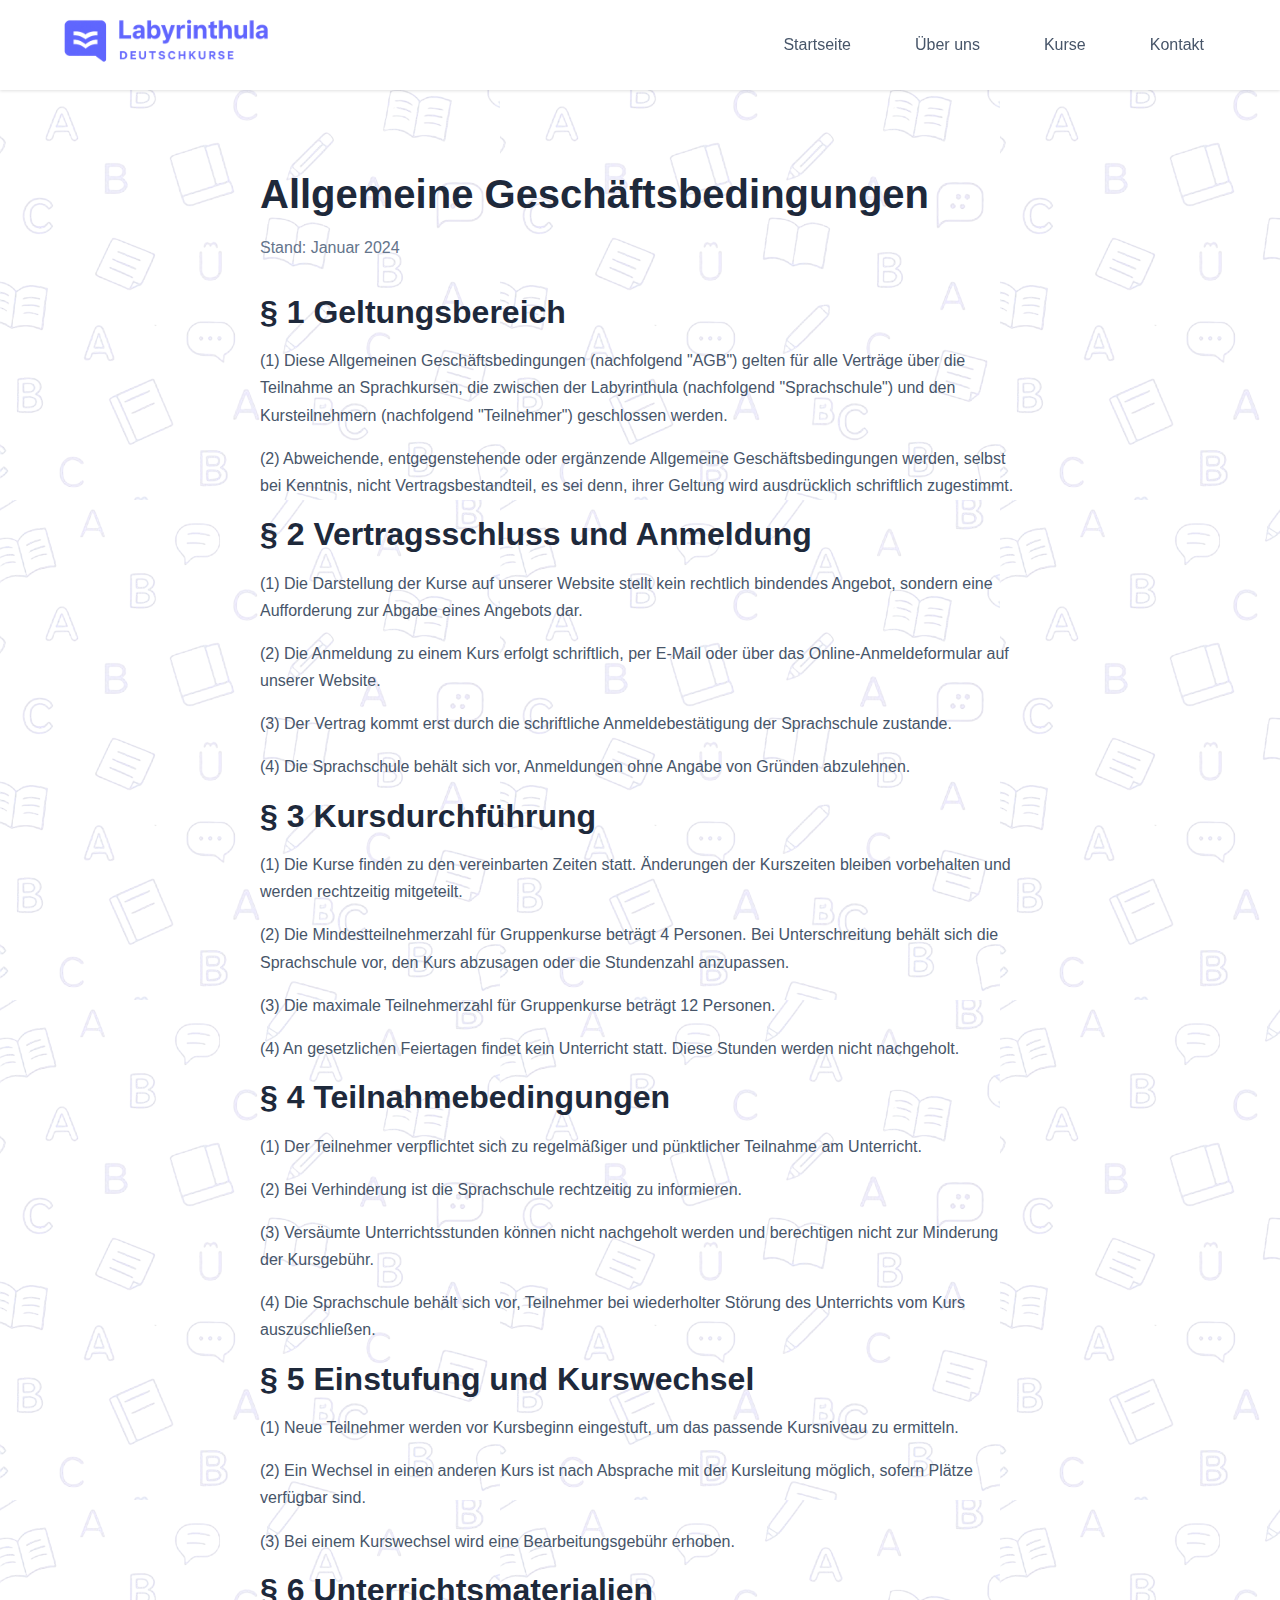
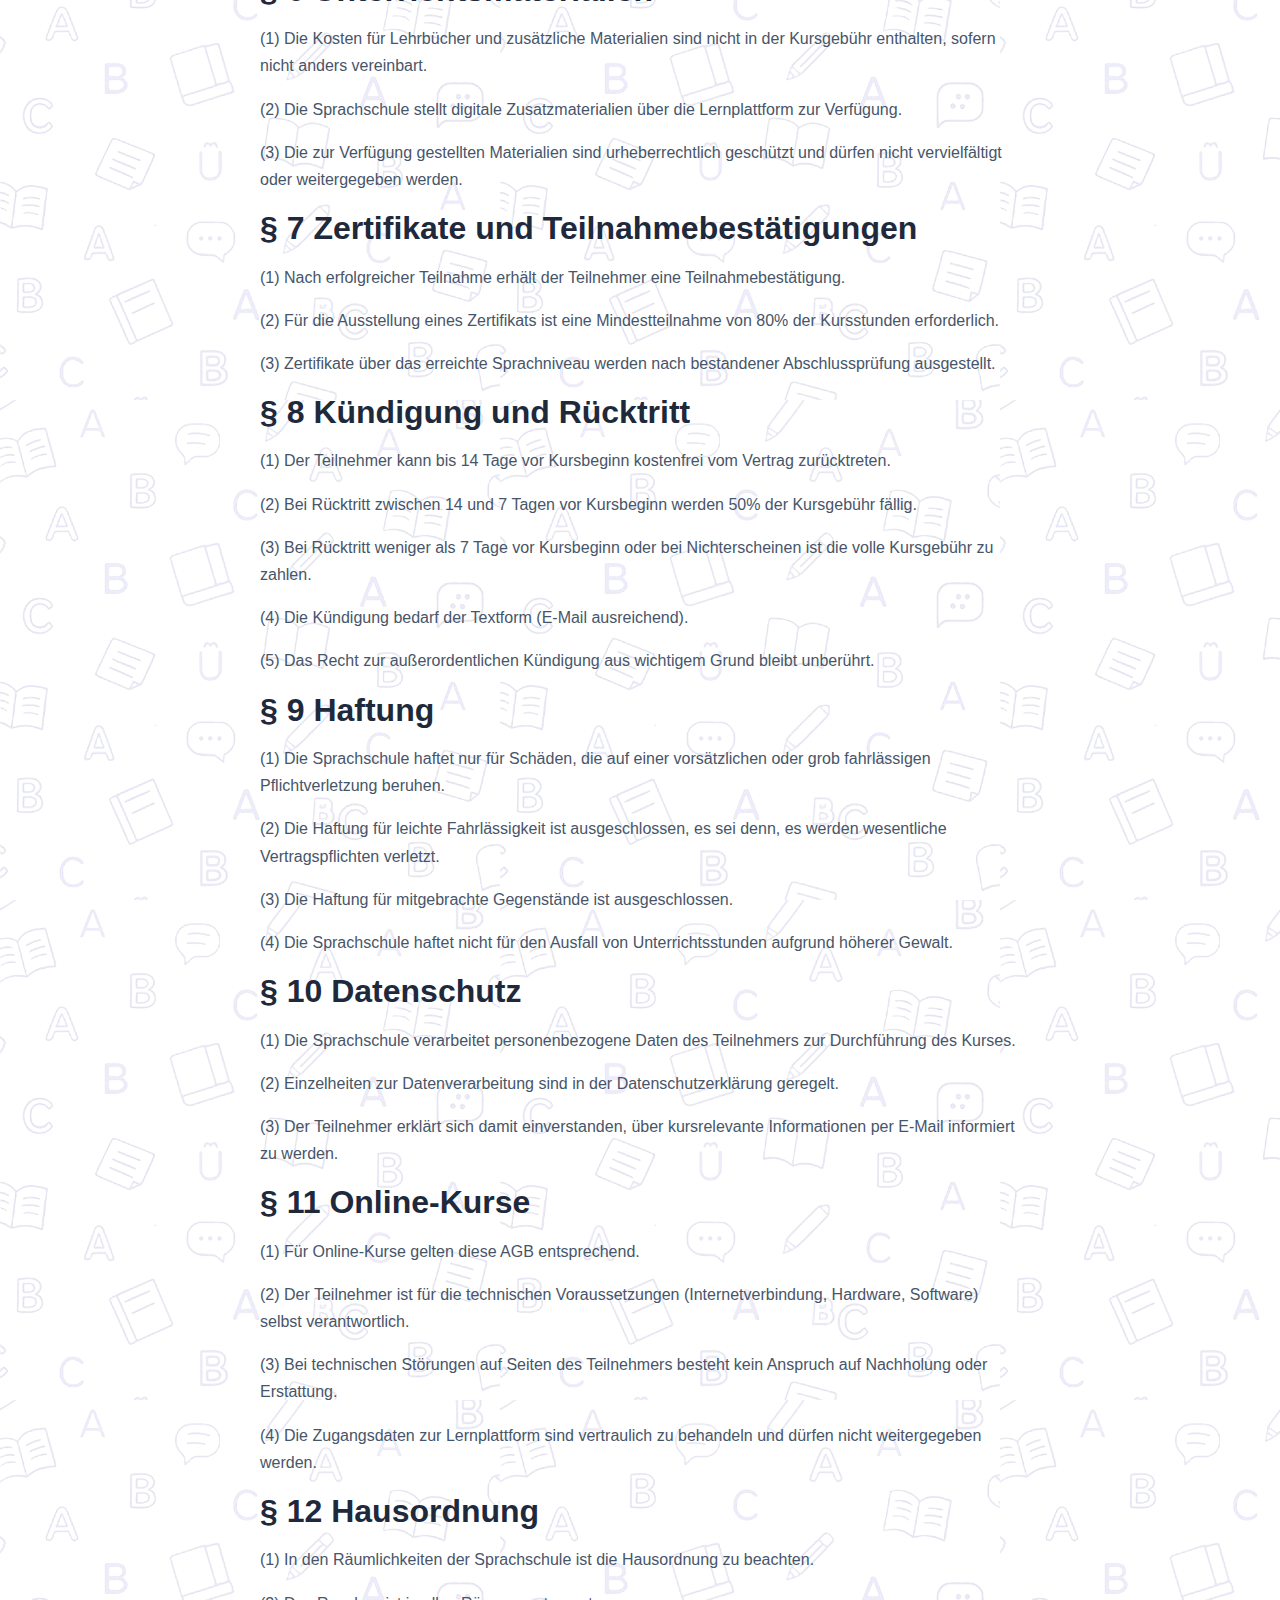
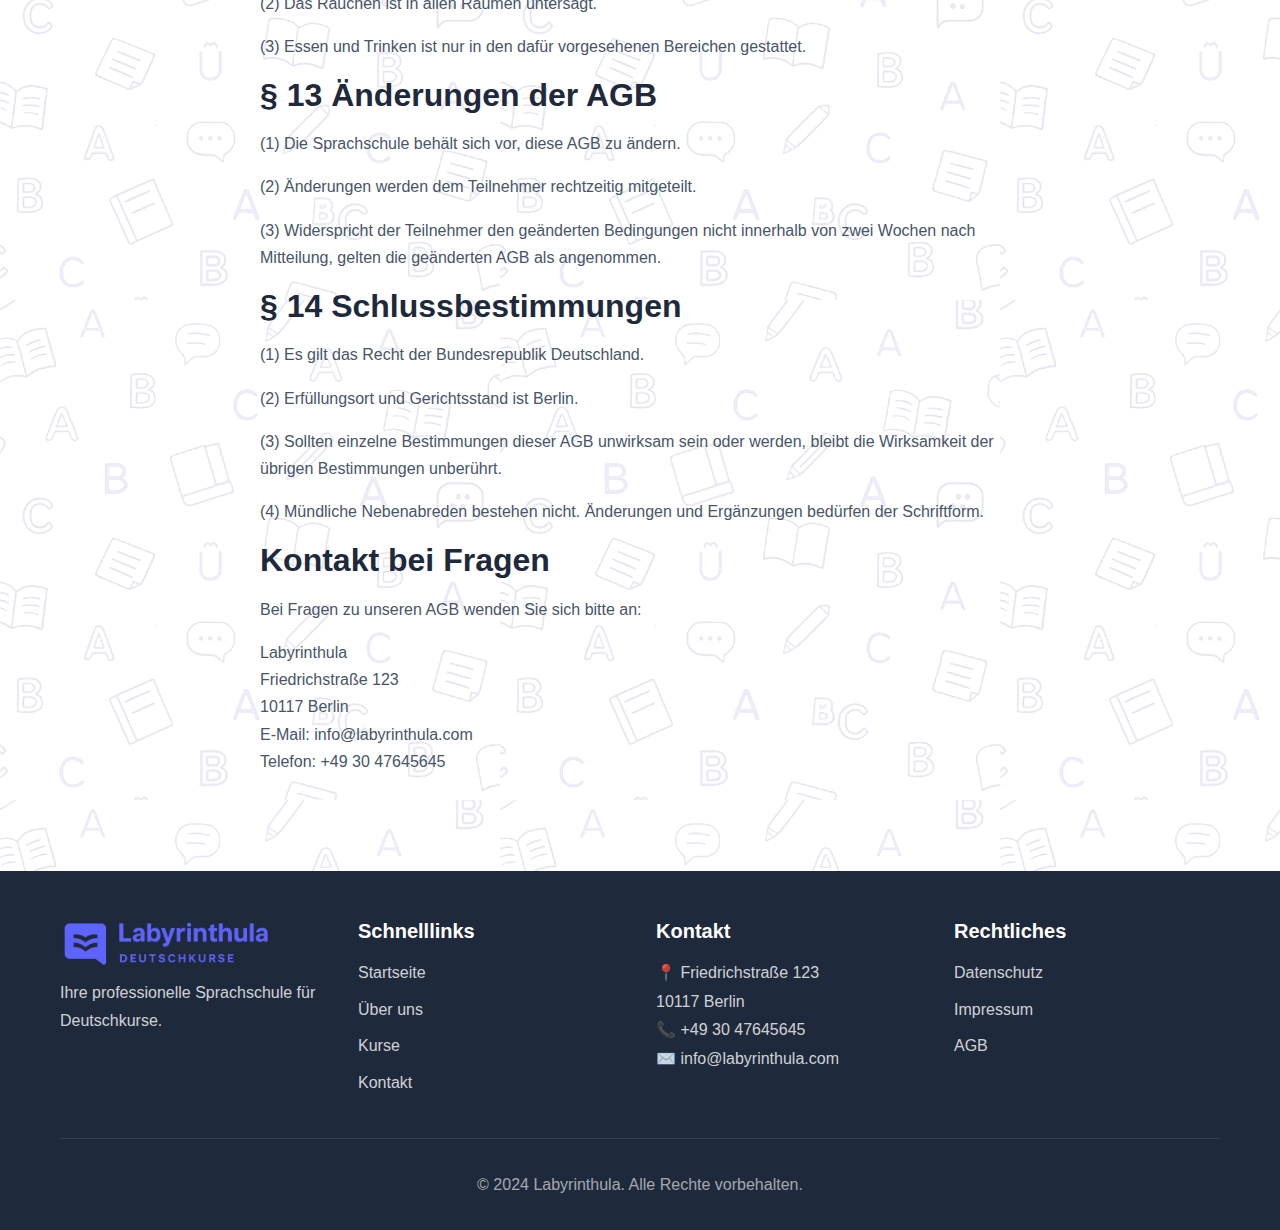
<file: agb.html>
<!DOCTYPE html>
<html lang="de">
<head>
    <meta charset="UTF-8">
    <meta name="viewport" content="width=device-width, initial-scale=1.0">
    <meta name="description" content="Allgemeine Geschäftsbedingungen (AGB) von Labyrinthula Deutschkurse. Teilnahmebedingungen für unsere Sprachkurse.">
    <meta name="theme-color" content="#6366F1">
    <link rel="icon" type="image/png" href="images/favicon.png">
    <title>AGB - Labyrinthula</title>
    <link rel="stylesheet" href="css/style.css">
</head>
<body>
    <nav class="navbar">
        <div class="container">
            <a href="index.html" class="logo">
                <img src="images/logo-lab.png" alt="Labyrinthula Deutschkurse Logo">
            </a>
            <button class="nav-toggle" id="navToggle">
                <span></span>
                <span></span>
                <span></span>
            </button>
            <ul class="nav-menu" id="navMenu">
                <li><a href="index.html">Startseite</a></li>
                <li><a href="about.html">Über uns</a></li>
                <li><a href="courses.html">Kurse</a></li>
                <li><a href="contact.html">Kontakt</a></li>
            </ul>
        </div>
    </nav>

    <section class="legal-content" style="padding: 5rem 0;">
        <div class="container" style="max-width: 800px;">
            <h1>Allgemeine Geschäftsbedingungen</h1>
            <p style="color: var(--text-light); margin-bottom: 2rem;">Stand: Januar 2024</p>
            
            <h2>§ 1 Geltungsbereich</h2>
            <p>(1) Diese Allgemeinen Geschäftsbedingungen (nachfolgend "AGB") gelten für alle Verträge über die Teilnahme an Sprachkursen, die zwischen der Labyrinthula (nachfolgend "Sprachschule") und den Kursteilnehmern (nachfolgend "Teilnehmer") geschlossen werden.</p>
            <p>(2) Abweichende, entgegenstehende oder ergänzende Allgemeine Geschäftsbedingungen werden, selbst bei Kenntnis, nicht Vertragsbestandteil, es sei denn, ihrer Geltung wird ausdrücklich schriftlich zugestimmt.</p>
            
            <h2>§ 2 Vertragsschluss und Anmeldung</h2>
            <p>(1) Die Darstellung der Kurse auf unserer Website stellt kein rechtlich bindendes Angebot, sondern eine Aufforderung zur Abgabe eines Angebots dar.</p>
            <p>(2) Die Anmeldung zu einem Kurs erfolgt schriftlich, per E-Mail oder über das Online-Anmeldeformular auf unserer Website.</p>
            <p>(3) Der Vertrag kommt erst durch die schriftliche Anmeldebestätigung der Sprachschule zustande.</p>
            <p>(4) Die Sprachschule behält sich vor, Anmeldungen ohne Angabe von Gründen abzulehnen.</p>
            
            <h2>§ 3 Kursdurchführung</h2>
            <p>(1) Die Kurse finden zu den vereinbarten Zeiten statt. Änderungen der Kurszeiten bleiben vorbehalten und werden rechtzeitig mitgeteilt.</p>
            <p>(2) Die Mindestteilnehmerzahl für Gruppenkurse beträgt 4 Personen. Bei Unterschreitung behält sich die Sprachschule vor, den Kurs abzusagen oder die Stundenzahl anzupassen.</p>
            <p>(3) Die maximale Teilnehmerzahl für Gruppenkurse beträgt 12 Personen.</p>
            <p>(4) An gesetzlichen Feiertagen findet kein Unterricht statt. Diese Stunden werden nicht nachgeholt.</p>
            
            <h2>§ 4 Teilnahmebedingungen</h2>
            <p>(1) Der Teilnehmer verpflichtet sich zu regelmäßiger und pünktlicher Teilnahme am Unterricht.</p>
            <p>(2) Bei Verhinderung ist die Sprachschule rechtzeitig zu informieren.</p>
            <p>(3) Versäumte Unterrichtsstunden können nicht nachgeholt werden und berechtigen nicht zur Minderung der Kursgebühr.</p>
            <p>(4) Die Sprachschule behält sich vor, Teilnehmer bei wiederholter Störung des Unterrichts vom Kurs auszuschließen.</p>
            
            <h2>§ 5 Einstufung und Kurswechsel</h2>
            <p>(1) Neue Teilnehmer werden vor Kursbeginn eingestuft, um das passende Kursniveau zu ermitteln.</p>
            <p>(2) Ein Wechsel in einen anderen Kurs ist nach Absprache mit der Kursleitung möglich, sofern Plätze verfügbar sind.</p>
            <p>(3) Bei einem Kurswechsel wird eine Bearbeitungsgebühr erhoben.</p>
            
            <h2>§ 6 Unterrichtsmaterialien</h2>
            <p>(1) Die Kosten für Lehrbücher und zusätzliche Materialien sind nicht in der Kursgebühr enthalten, sofern nicht anders vereinbart.</p>
            <p>(2) Die Sprachschule stellt digitale Zusatzmaterialien über die Lernplattform zur Verfügung.</p>
            <p>(3) Die zur Verfügung gestellten Materialien sind urheberrechtlich geschützt und dürfen nicht vervielfältigt oder weitergegeben werden.</p>
            
            <h2>§ 7 Zertifikate und Teilnahmebestätigungen</h2>
            <p>(1) Nach erfolgreicher Teilnahme erhält der Teilnehmer eine Teilnahmebestätigung.</p>
            <p>(2) Für die Ausstellung eines Zertifikats ist eine Mindestteilnahme von 80% der Kursstunden erforderlich.</p>
            <p>(3) Zertifikate über das erreichte Sprachniveau werden nach bestandener Abschlussprüfung ausgestellt.</p>
            
            <h2>§ 8 Kündigung und Rücktritt</h2>
            <p>(1) Der Teilnehmer kann bis 14 Tage vor Kursbeginn kostenfrei vom Vertrag zurücktreten.</p>
            <p>(2) Bei Rücktritt zwischen 14 und 7 Tagen vor Kursbeginn werden 50% der Kursgebühr fällig.</p>
            <p>(3) Bei Rücktritt weniger als 7 Tage vor Kursbeginn oder bei Nichterscheinen ist die volle Kursgebühr zu zahlen.</p>
            <p>(4) Die Kündigung bedarf der Textform (E-Mail ausreichend).</p>
            <p>(5) Das Recht zur außerordentlichen Kündigung aus wichtigem Grund bleibt unberührt.</p>
            
            <h2>§ 9 Haftung</h2>
            <p>(1) Die Sprachschule haftet nur für Schäden, die auf einer vorsätzlichen oder grob fahrlässigen Pflichtverletzung beruhen.</p>
            <p>(2) Die Haftung für leichte Fahrlässigkeit ist ausgeschlossen, es sei denn, es werden wesentliche Vertragspflichten verletzt.</p>
            <p>(3) Die Haftung für mitgebrachte Gegenstände ist ausgeschlossen.</p>
            <p>(4) Die Sprachschule haftet nicht für den Ausfall von Unterrichtsstunden aufgrund höherer Gewalt.</p>
            
            <h2>§ 10 Datenschutz</h2>
            <p>(1) Die Sprachschule verarbeitet personenbezogene Daten des Teilnehmers zur Durchführung des Kurses.</p>
            <p>(2) Einzelheiten zur Datenverarbeitung sind in der Datenschutzerklärung geregelt.</p>
            <p>(3) Der Teilnehmer erklärt sich damit einverstanden, über kursrelevante Informationen per E-Mail informiert zu werden.</p>
            
            <h2>§ 11 Online-Kurse</h2>
            <p>(1) Für Online-Kurse gelten diese AGB entsprechend.</p>
            <p>(2) Der Teilnehmer ist für die technischen Voraussetzungen (Internetverbindung, Hardware, Software) selbst verantwortlich.</p>
            <p>(3) Bei technischen Störungen auf Seiten des Teilnehmers besteht kein Anspruch auf Nachholung oder Erstattung.</p>
            <p>(4) Die Zugangsdaten zur Lernplattform sind vertraulich zu behandeln und dürfen nicht weitergegeben werden.</p>
            
            <h2>§ 12 Hausordnung</h2>
            <p>(1) In den Räumlichkeiten der Sprachschule ist die Hausordnung zu beachten.</p>
            <p>(2) Das Rauchen ist in allen Räumen untersagt.</p>
            <p>(3) Essen und Trinken ist nur in den dafür vorgesehenen Bereichen gestattet.</p>
            
            <h2>§ 13 Änderungen der AGB</h2>
            <p>(1) Die Sprachschule behält sich vor, diese AGB zu ändern.</p>
            <p>(2) Änderungen werden dem Teilnehmer rechtzeitig mitgeteilt.</p>
            <p>(3) Widerspricht der Teilnehmer den geänderten Bedingungen nicht innerhalb von zwei Wochen nach Mitteilung, gelten die geänderten AGB als angenommen.</p>
            
            <h2>§ 14 Schlussbestimmungen</h2>
            <p>(1) Es gilt das Recht der Bundesrepublik Deutschland.</p>
            <p>(2) Erfüllungsort und Gerichtsstand ist Berlin.</p>
            <p>(3) Sollten einzelne Bestimmungen dieser AGB unwirksam sein oder werden, bleibt die Wirksamkeit der übrigen Bestimmungen unberührt.</p>
            <p>(4) Mündliche Nebenabreden bestehen nicht. Änderungen und Ergänzungen bedürfen der Schriftform.</p>
            
            <h2>Kontakt bei Fragen</h2>
            <p>Bei Fragen zu unseren AGB wenden Sie sich bitte an:</p>
            <p>
                Labyrinthula <br>
                Friedrichstraße 123<br>
                10117 Berlin<br>
                E-Mail: info@labyrinthula.com<br>
                Telefon: +49 30 47645645
            </p>
        </div>
    </section>

    <footer class="footer">
        <div class="container">
            <div class="footer-grid">
                <div class="footer-column">
                    <a href="index.html" class="logo">
                        <img src="images/logo-lab.png" alt="Labyrinthula Deutschkurse Logo">
                    </a>
                    <p>Ihre professionelle Sprachschule für Deutschkurse.</p>
                </div>
                <div class="footer-column">
                    <h4>Schnelllinks</h4>
                    <ul>
                        <li><a href="index.html">Startseite</a></li>
                        <li><a href="about.html">Über uns</a></li>
                        <li><a href="courses.html">Kurse</a></li>
                        <li><a href="contact.html">Kontakt</a></li>
                    </ul>
                </div>
                <div class="footer-column">
                    <h4>Kontakt</h4>
                    <p>📍 Friedrichstraße 123<br>
                    10117 Berlin<br>
                    📞 +49 30 47645645<br>
                    ✉️ info@labyrinthula.com</p>
                </div>
                <div class="footer-column">
                    <h4>Rechtliches</h4>
                    <ul>
                        <li><a href="datenschutz.html">Datenschutz</a></li>
                        <li><a href="impressum.html">Impressum</a></li>
                        <li><a href="agb.html">AGB</a></li>
                    </ul>
                </div>
            </div>
            <div class="footer-bottom">
                <p>&copy; 2024 Labyrinthula. Alle Rechte vorbehalten.</p>
            </div>
        </div>
    </footer>
    <div id="cookieConsent" class="cookie-consent">
        <div class="container">
            <div style="display: flex; align-items: center; justify-content: space-between; flex-wrap: wrap; gap: 1rem;">
                <div style="flex: 1;">
                    <p>Diese Website verwendet Cookies, um Ihre Erfahrung zu verbessern. Durch die weitere Nutzung stimmen Sie unserem <a href="datenschutz.html">Datenschutz</a> zu.</p>
                </div>
                <div style="flex-shrink: 0;">
                    <button class="btn btn-primary" id="acceptCookies">Akzeptieren</button>
                    <a href="datenschutz.html" class="btn btn-secondary" style="margin-left: 10px;">Mehr Infos</a>
                </div>
            </div>
        </div>
    </div>

    <script src="js/main.js"></script>
</body>
</html>
</file>
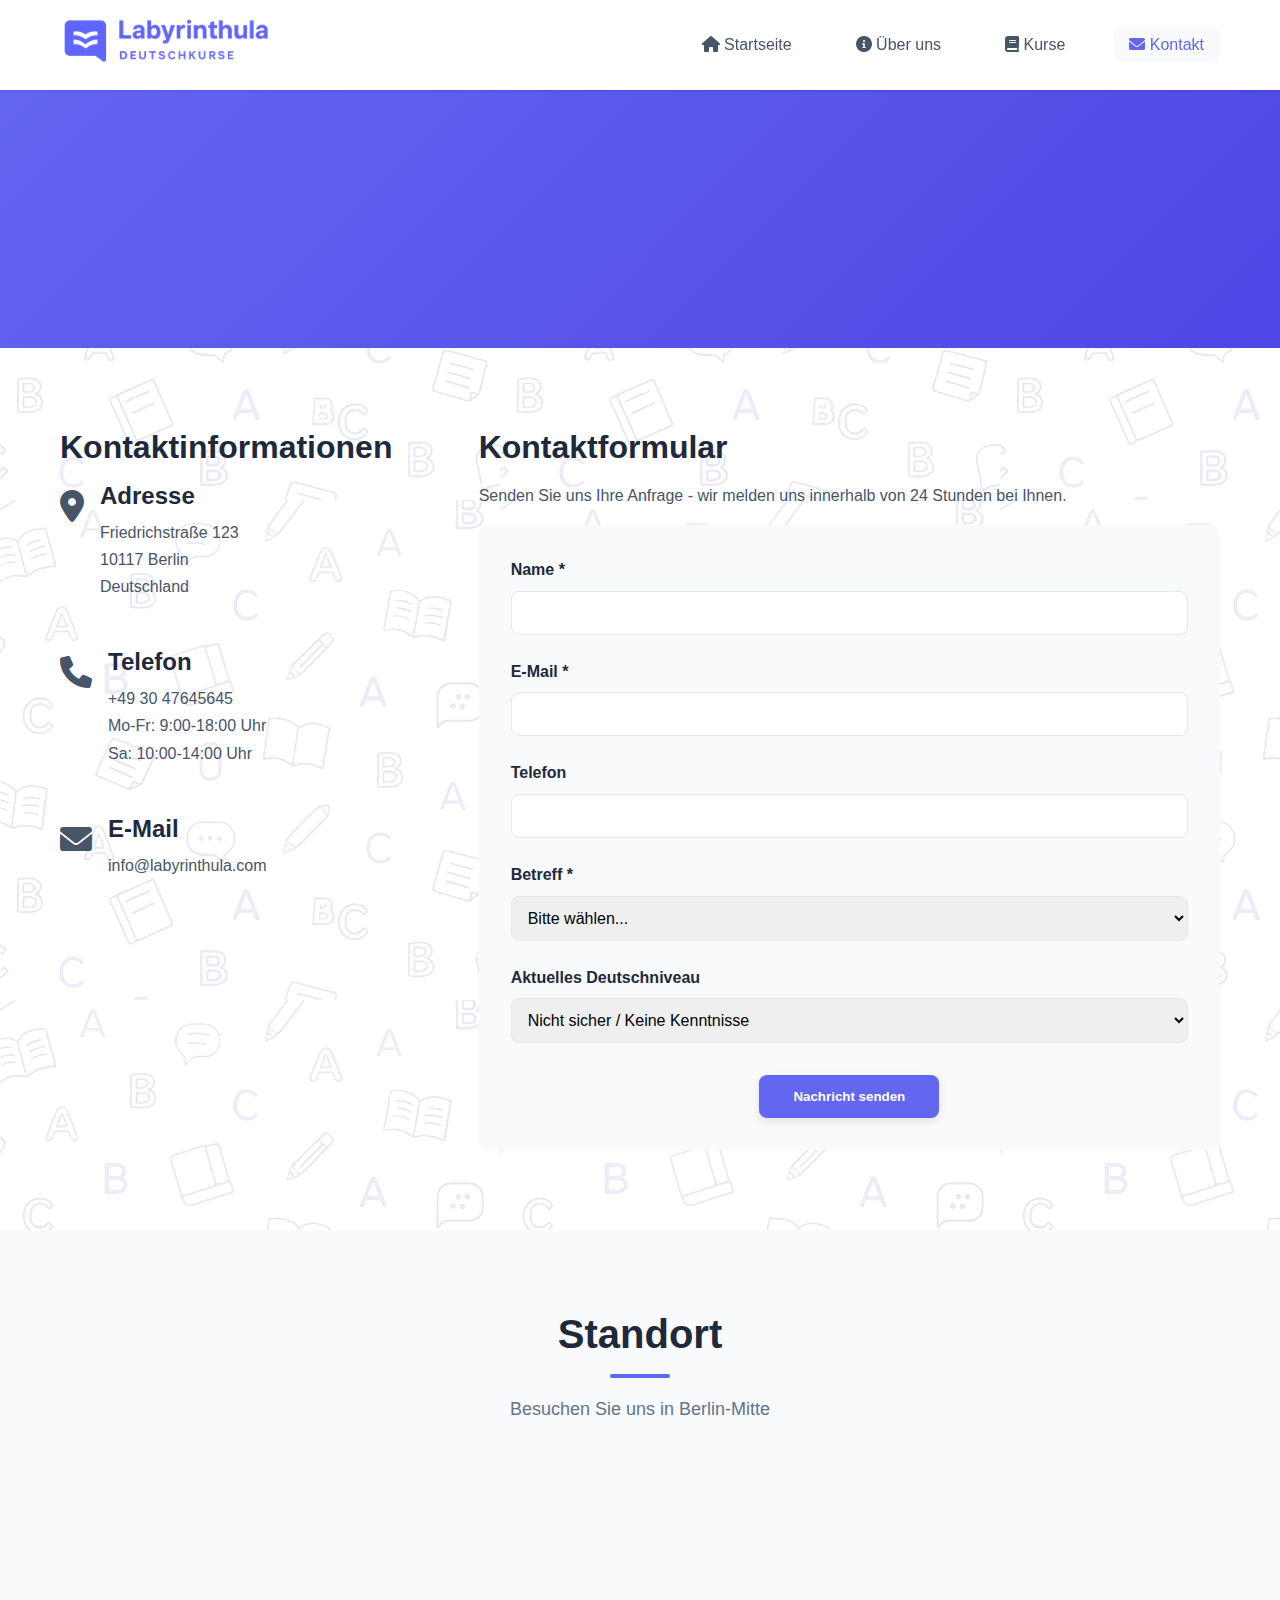
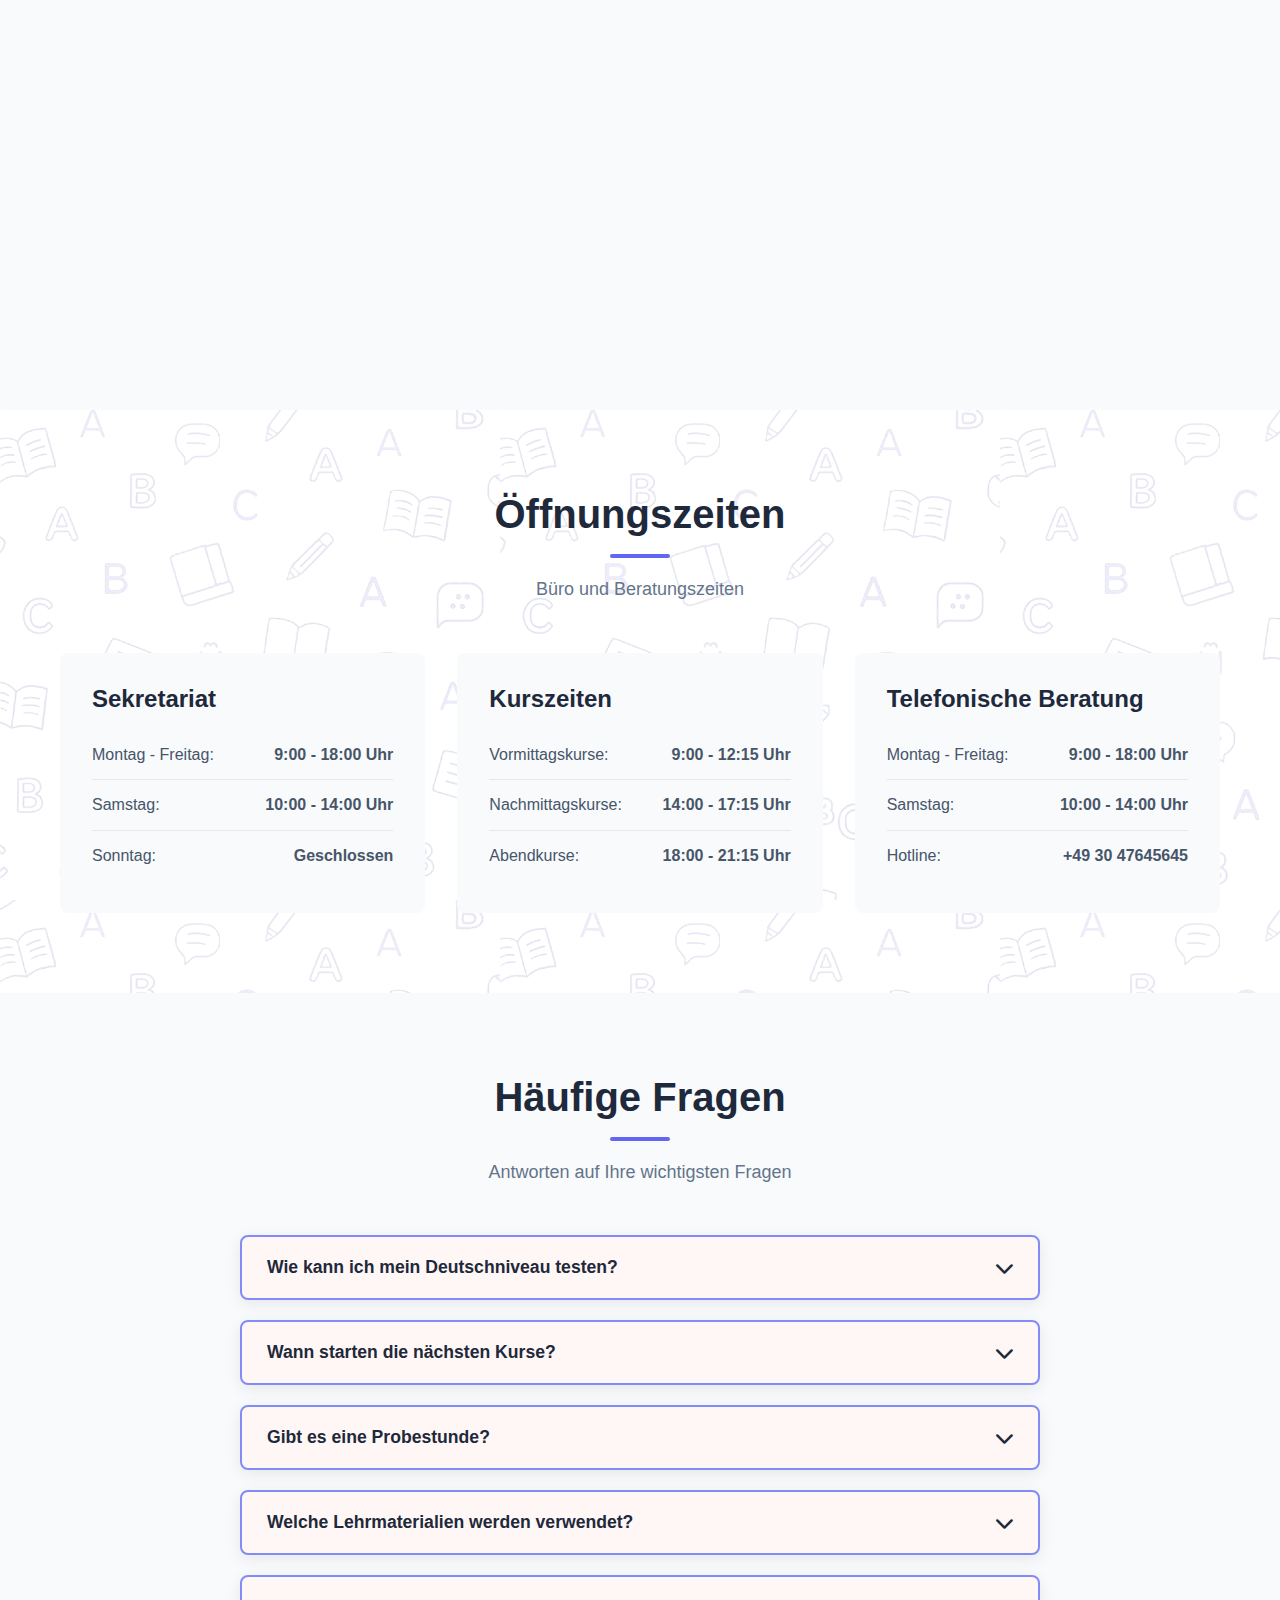
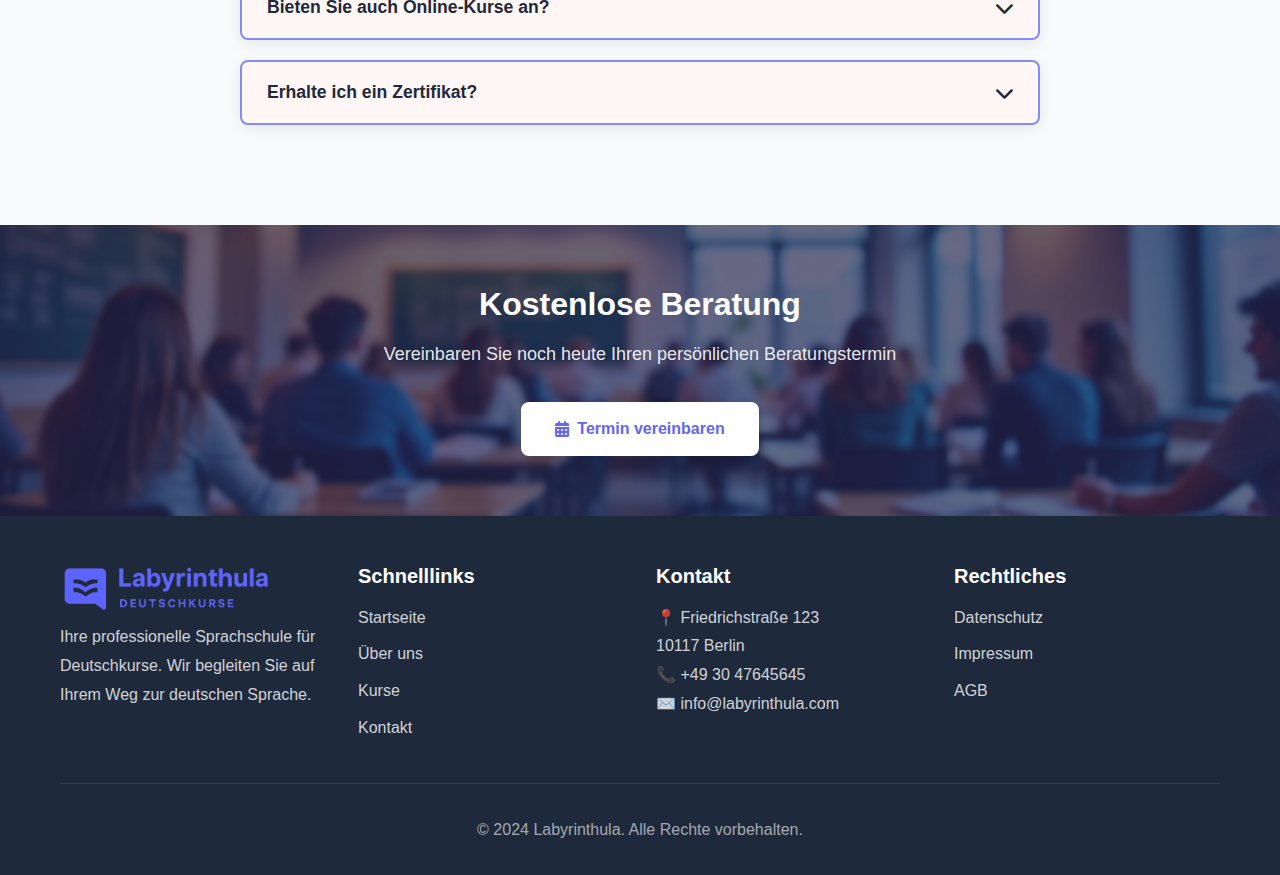
<file: contact.html>
<!DOCTYPE html>
<html lang="de">
<head>
    <meta charset="UTF-8">
    <meta name="viewport" content="width=device-width, initial-scale=1.0">
    <meta name="description" content="Kontaktieren Sie Labyrinthula Deutschkurse. Standort Berlin, kostenlose Beratung, Einstufungstest und Kursanmeldung.">
    <meta name="keywords" content="Kontakt, Deutschkurs Berlin, Anmeldung, Beratung, Sprachschule Kontakt">
    <meta name="author" content="Labyrinthula Deutschkurse">
    <meta name="theme-color" content="#6366F1">
    <link rel="icon" type="image/png" href="images/favicon.png">
    <title>Kontakt - Labyrinthula Deutschkurse Berlin</title>
    <link rel="stylesheet" href="https://cdnjs.cloudflare.com/ajax/libs/font-awesome/6.0.0/css/all.min.css">
    <link rel="stylesheet" href="css/style.css">
</head>
<body>
    <nav class="navbar">
        <div class="container">
            <a href="index.html" class="logo">
                <img src="images/logo-lab.png" alt="Labyrinthula Deutschkurse Logo">
            </a>
            <button class="nav-toggle" id="navToggle">
                <span></span>
                <span></span>
                <span></span>
            </button>
            <ul class="nav-menu" id="navMenu">
                <li><a href="index.html"><i class="fas fa-home me-1"></i> Startseite</a></li>
                <li><a href="about.html"><i class="fas fa-info-circle me-1"></i> Über uns</a></li>
                <li><a href="courses.html"><i class="fas fa-book me-1"></i> Kurse</a></li>
                <li><a href="contact.html" class="active"><i class="fas fa-envelope me-1"></i> Kontakt</a></li>
            </ul>
        </div>
    </nav>

    <section class="page-hero">
        <div class="container">
            <h1>Kontakt</h1>
            <p class="lead">Wir sind für Sie da - persönlich, telefonisch oder online</p>
        </div>
    </section>

    <section class="contact-main">
        <div class="container">
            <div class="contact-grid">
                <div class="contact-info-section">
                    <h2>Kontaktinformationen</h2>
                    
                    <div class="contact-item">
                        <div class="contact-icon"><i class="fas fa-map-marker-alt"></i></div>
                        <div class="contact-details">
                            <h3>Adresse</h3>
                            <p>Friedrichstraße 123<br>
                            10117 Berlin<br>
                            Deutschland</p>
                        </div>
                    </div>

                    <div class="contact-item">
                        <div class="contact-icon"><i class="fas fa-phone"></i></div>
                        <div class="contact-details">
                            <h3>Telefon</h3>
                            <p>+49 30 47645645<br>
                            Mo-Fr: 9:00-18:00 Uhr<br>
                            Sa: 10:00-14:00 Uhr</p>
                        </div>
                    </div>

                    <div class="contact-item">
                        <div class="contact-icon"><i class="fas fa-envelope"></i></div>
                        <div class="contact-details">
                            <h3>E-Mail</h3>
                            <p>info@labyrinthula.com<br>
                        </div>
                    </div>
                </div>

                <div class="contact-form-section">
                    <h2>Kontaktformular</h2>
                    <p>Senden Sie uns Ihre Anfrage - wir melden uns innerhalb von 24 Stunden bei Ihnen.</p>
                    
                    <form id="contactForm" class="contact-form">
                        <div class="form-group">
                            <label for="name">Name *</label>
                            <input type="text" id="name" name="name" required>
                        </div>

                        <div class="form-group">
                            <label for="email">E-Mail *</label>
                            <input type="email" id="email" name="email" required>
                        </div>

                        <div class="form-group">
                            <label for="phone">Telefon</label>
                            <input type="tel" id="phone" name="phone">
                        </div>

                        <div class="form-group">
                            <label for="subject">Betreff *</label>
                            <select id="subject" name="subject" required>
                                <option value="">Bitte wählen...</option>
                                <option value="beratung">Kostenlose Beratung</option>
                                <option value="einstufung">Einstufungstest</option>
                                <option value="anmeldung">Kursanmeldung</option>
                                <option value="info">Allgemeine Informationen</option>
                                <option value="firmen">Firmenkurse</option>
                                <option value="andere">Andere Anfrage</option>
                            </select>
                        </div>

                        <div class="form-group">
                            <label for="level">Aktuelles Deutschniveau</label>
                            <select id="level" name="level">
                                <option value="">Nicht sicher / Keine Kenntnisse</option>
                                <option value="a1">A1 - Anfänger</option>
                                <option value="a2">A2 - Grundkenntnisse</option>
                                <option value="b1">B1 - Mittelstufe</option>
                                <option value="b2">B2 - Gute Mittelstufe</option>
                                <option value="c1">C1 - Fortgeschritten</option>
                                <option value="c2">C2 - Experte</option>
                            </select>
                        </div>

                        <div class="form-submit">
                            <button type="submit" class="btn btn-primary">Nachricht senden</button>
                        </div>
                    </form>
                </div>
            </div>
        </div>
    </section>

    <section class="map-section">
        <div class="container">
            <h2 class="section-title">Standort</h2>
            <div class="section-title-divider"></div>
            <p class="section-subtitle">Besuchen Sie uns in Berlin-Mitte</p>
            
         
                <iframe src="https://www.google.com/maps/embed?pb=!1m18!1m12!1m3!1d2427.399616456683!2d13.3862871!3d52.526203599999995!2m3!1f0!2f0!3f0!3m2!1i1024!2i768!4f13.1!3m3!1m2!1s0x47a851e97fefbe6f%3A0x20e1682e7ced0ff4!2sFriedrichstra%C3%9Fe%20123%2C%2010117%20Berlin%2C%20Germany!5e0!3m2!1sen!2sua!4v1754512492275!5m2!1sen!2sua" style="border:0; width:100%; height:450px;" allowfullscreen="" loading="lazy" referrerpolicy="no-referrer-when-downgrade"></iframe>
           
        </div>
    </section>

    <section class="opening-hours">
        <div class="container">
            <h2 class="section-title">Öffnungszeiten</h2>
            <div class="section-title-divider"></div>
            <p class="section-subtitle">Büro und Beratungszeiten</p>
            
            <div class="hours-grid">
                <div class="hours-card">
                    <h3>Sekretariat</h3>
                    <ul class="hours-list">
                        <li><span>Montag - Freitag:</span> <strong>9:00 - 18:00 Uhr</strong></li>
                        <li><span>Samstag:</span> <strong>10:00 - 14:00 Uhr</strong></li>
                        <li><span>Sonntag:</span> <strong>Geschlossen</strong></li>
                    </ul>
                </div>
                
                <div class="hours-card">
                    <h3>Kurszeiten</h3>
                    <ul class="hours-list">
                        <li><span>Vormittagskurse:</span> <strong>9:00 - 12:15 Uhr</strong></li>
                        <li><span>Nachmittagskurse:</span> <strong>14:00 - 17:15 Uhr</strong></li>
                        <li><span>Abendkurse:</span> <strong>18:00 - 21:15 Uhr</strong></li>
                    </ul>
                </div>
                
                <div class="hours-card">
                    <h3>Telefonische Beratung</h3>
                    <ul class="hours-list">
                        <li><span>Montag - Freitag:</span> <strong>9:00 - 18:00 Uhr</strong></li>
                        <li><span>Samstag:</span> <strong>10:00 - 14:00 Uhr</strong></li>
                        <li><span>Hotline:</span> <strong>+49 30 47645645</strong></li>
                    </ul>
                </div>
            </div>
        </div>
    </section>

    <section class="faq">
        <div class="container">
            <h2 class="section-title">Häufige Fragen</h2>
            <div class="section-title-divider"></div>
            <p class="section-subtitle">Antworten auf Ihre wichtigsten Fragen</p>
            
            <div class="faq-list">
                <div class="faq-item">
                    <button class="faq-question">
                        <span>Wie kann ich mein Deutschniveau testen?</span>
                        <i class="fas fa-chevron-down faq-icon"></i>
                    </button>
                    <div class="faq-answer">
                        <p>Wir bieten einen kostenlosen Online-Einstufungstest an, der etwa 30 Minuten dauert. Alternativ können Sie einen persönlichen Termin für einen mündlichen Test vereinbaren. Nach dem Test erhalten Sie eine detaillierte Auswertung und Kursempfehlung.</p>
                    </div>
                </div>

                <div class="faq-item">
                    <button class="faq-question">
                        <span>Wann starten die nächsten Kurse?</span>
                        <i class="fas fa-chevron-down faq-icon"></i>
                    </button>
                    <div class="faq-answer">
                        <p>Neue Kurse starten jeden Monat. Intensivkurse beginnen alle zwei Wochen. Bei ausreichenden Vorkenntnissen ist ein Quereinstieg in laufende Kurse jederzeit möglich. Kontaktieren Sie uns für aktuelle Starttermine.</p>
                    </div>
                </div>

                <div class="faq-item">
                    <button class="faq-question">
                        <span>Gibt es eine Probestunde?</span>
                        <i class="fas fa-chevron-down faq-icon"></i>
                    </button>
                    <div class="faq-answer">
                        <p>Ja, Sie können gerne eine kostenlose Probestunde vereinbaren. So lernen Sie unsere Lehrmethoden und Lehrkräfte kennen, bevor Sie sich für einen Kurs entscheiden.</p>
                    </div>
                </div>

                <div class="faq-item">
                    <button class="faq-question">
                        <span>Welche Lehrmaterialien werden verwendet?</span>
                        <i class="fas fa-chevron-down faq-icon"></i>
                    </button>
                    <div class="faq-answer">
                        <p>Wir arbeiten mit aktuellen Lehrwerken renommierter Verlage und ergänzen diese durch eigene Materialien. Zusätzlich haben Sie Zugang zu unserer Online-Lernplattform mit interaktiven Übungen und Zusatzmaterialien.</p>
                    </div>
                </div>

                <div class="faq-item">
                    <button class="faq-question">
                        <span>Bieten Sie auch Online-Kurse an?</span>
                        <i class="fas fa-chevron-down faq-icon"></i>
                    </button>
                    <div class="faq-answer">
                        <p>Ja, wir bieten komplette Online-Kurse sowie Hybrid-Modelle an. Unsere Online-Kurse finden live per Videokonferenz statt und bieten die gleiche Qualität und Interaktion wie Präsenzkurse.</p>
                    </div>
                </div>

                <div class="faq-item">
                    <button class="faq-question">
                        <span>Erhalte ich ein Zertifikat?</span>
                        <i class="fas fa-chevron-down faq-icon"></i>
                    </button>
                    <div class="faq-answer">
                        <p>Nach erfolgreichem Kursabschluss erhalten Sie ein Teilnahmezertifikat mit Angabe des Niveaus und der Unterrichtsstunden. Wir bereiten Sie auch auf offizielle Prüfungen wie Goethe-Zertifikate oder TELC vor.</p>
                    </div>
                </div>
            </div>
        </div>
    </section>

    <section class="cta">
        <div class="container">
            <div class="cta-content">
                <h2>Kostenlose Beratung</h2>
                <p>Vereinbaren Sie noch heute Ihren persönlichen Beratungstermin</p>
                <a href="#contactForm" class="btn btn-white">
                    <i class="fas fa-calendar-alt"></i> Termin vereinbaren
                </a>
            </div>
        </div>
    </section>

    <footer class="footer">
        <div class="container">
            <div class="footer-grid">
                <div class="footer-column">
                    <a href="index.html" class="logo">
                        <img src="images/logo-lab.png" alt="Labyrinthula Deutschkurse Logo">
                    </a>
                    <p>Ihre professionelle Sprachschule für Deutschkurse. Wir begleiten Sie auf Ihrem Weg zur deutschen Sprache.</p>
                </div>
                <div class="footer-column">
                    <h4>Schnelllinks</h4>
                    <ul>
                        <li><a href="index.html">Startseite</a></li>
                        <li><a href="about.html">Über uns</a></li>
                        <li><a href="courses.html">Kurse</a></li>
                        <li><a href="contact.html">Kontakt</a></li>
                    </ul>
                </div>
                <div class="footer-column">
                    <h4>Kontakt</h4>
                    <p>📍 Friedrichstraße 123<br>
                    10117 Berlin<br>
                    📞 +49 30 47645645<br>
                    ✉️ info@labyrinthula.com</p>
                </div>
                <div class="footer-column">
                    <h4>Rechtliches</h4>
                    <ul>
                        <li><a href="datenschutz.html">Datenschutz</a></li>
                        <li><a href="impressum.html">Impressum</a></li>
                        <li><a href="agb.html">AGB</a></li>
                    </ul>
                </div>
            </div>
            <div class="footer-bottom">
                <p>&copy; 2024 Labyrinthula. Alle Rechte vorbehalten.</p>
            </div>
        </div>
    </footer>

    <div id="cookieConsent" class="cookie-consent">
        <div class="container">
            <div style="display: flex; align-items: center; justify-content: space-between; flex-wrap: wrap; gap: 1rem;">
                <div style="flex: 1;">
                    <p>Diese Website verwendet Cookies, um Ihre Erfahrung zu verbessern. Durch die weitere Nutzung stimmen Sie unserem <a href="datenschutz.html">Datenschutz</a> zu.</p>
                </div>
                <div style="flex-shrink: 0;">
                    <button class="btn btn-primary" id="acceptCookies">Akzeptieren</button>
                    <a href="datenschutz.html" class="btn btn-secondary" style="margin-left: 10px;">Mehr Infos</a>
                </div>
            </div>
        </div>
    </div>

    <script src="js/main.js"></script>
</body>
</html>
</file>
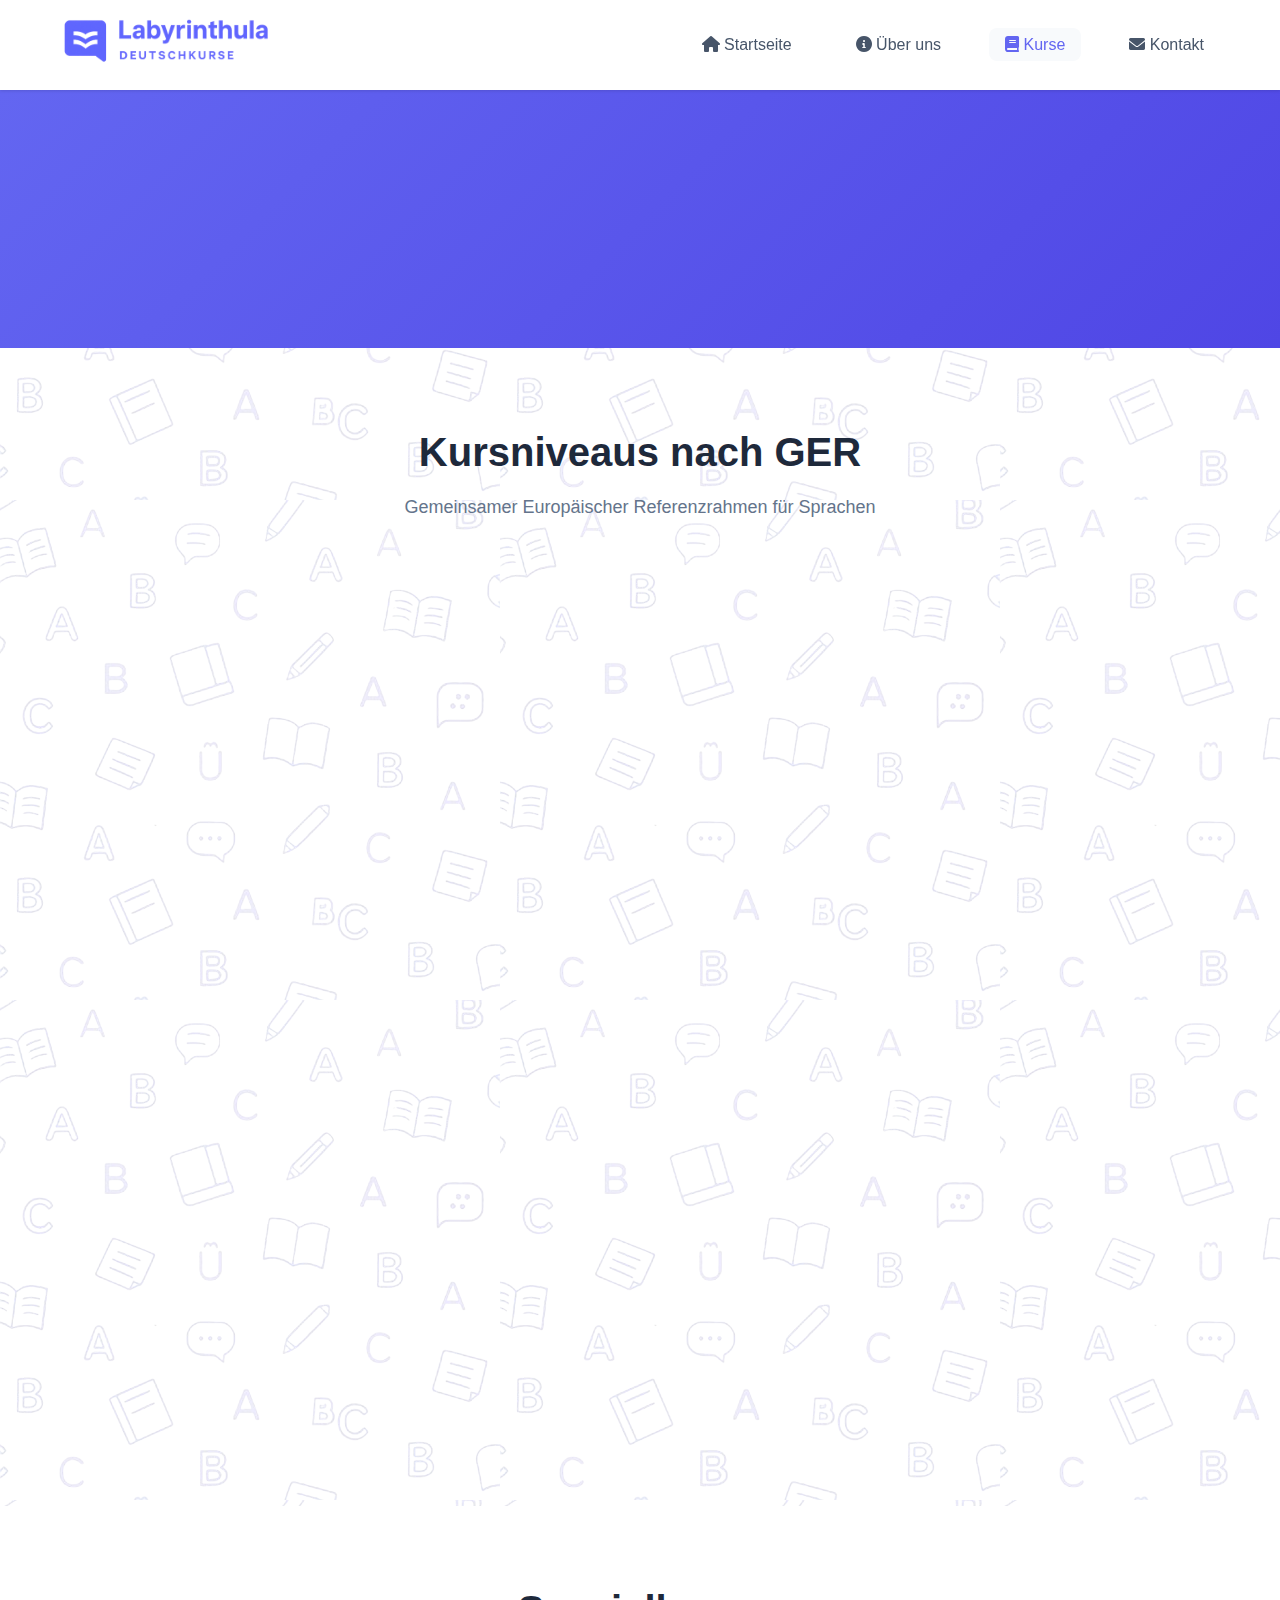
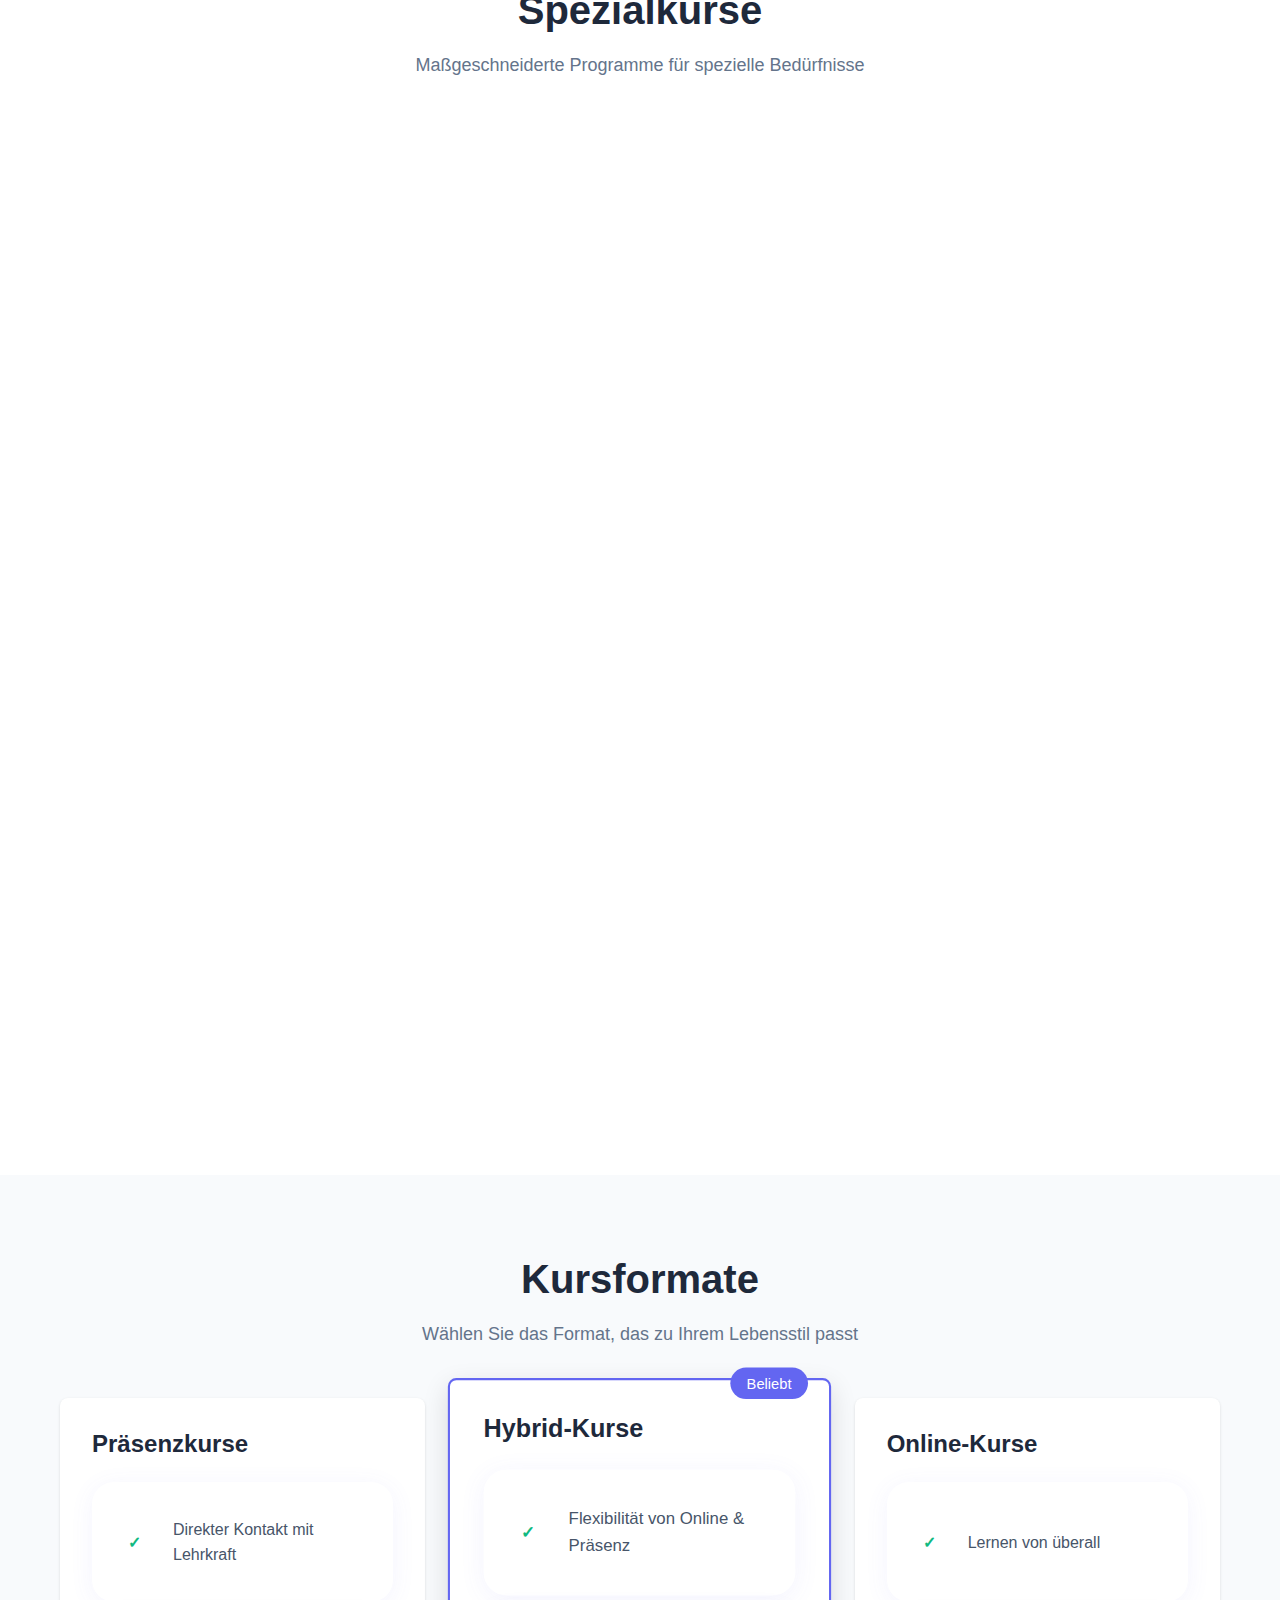
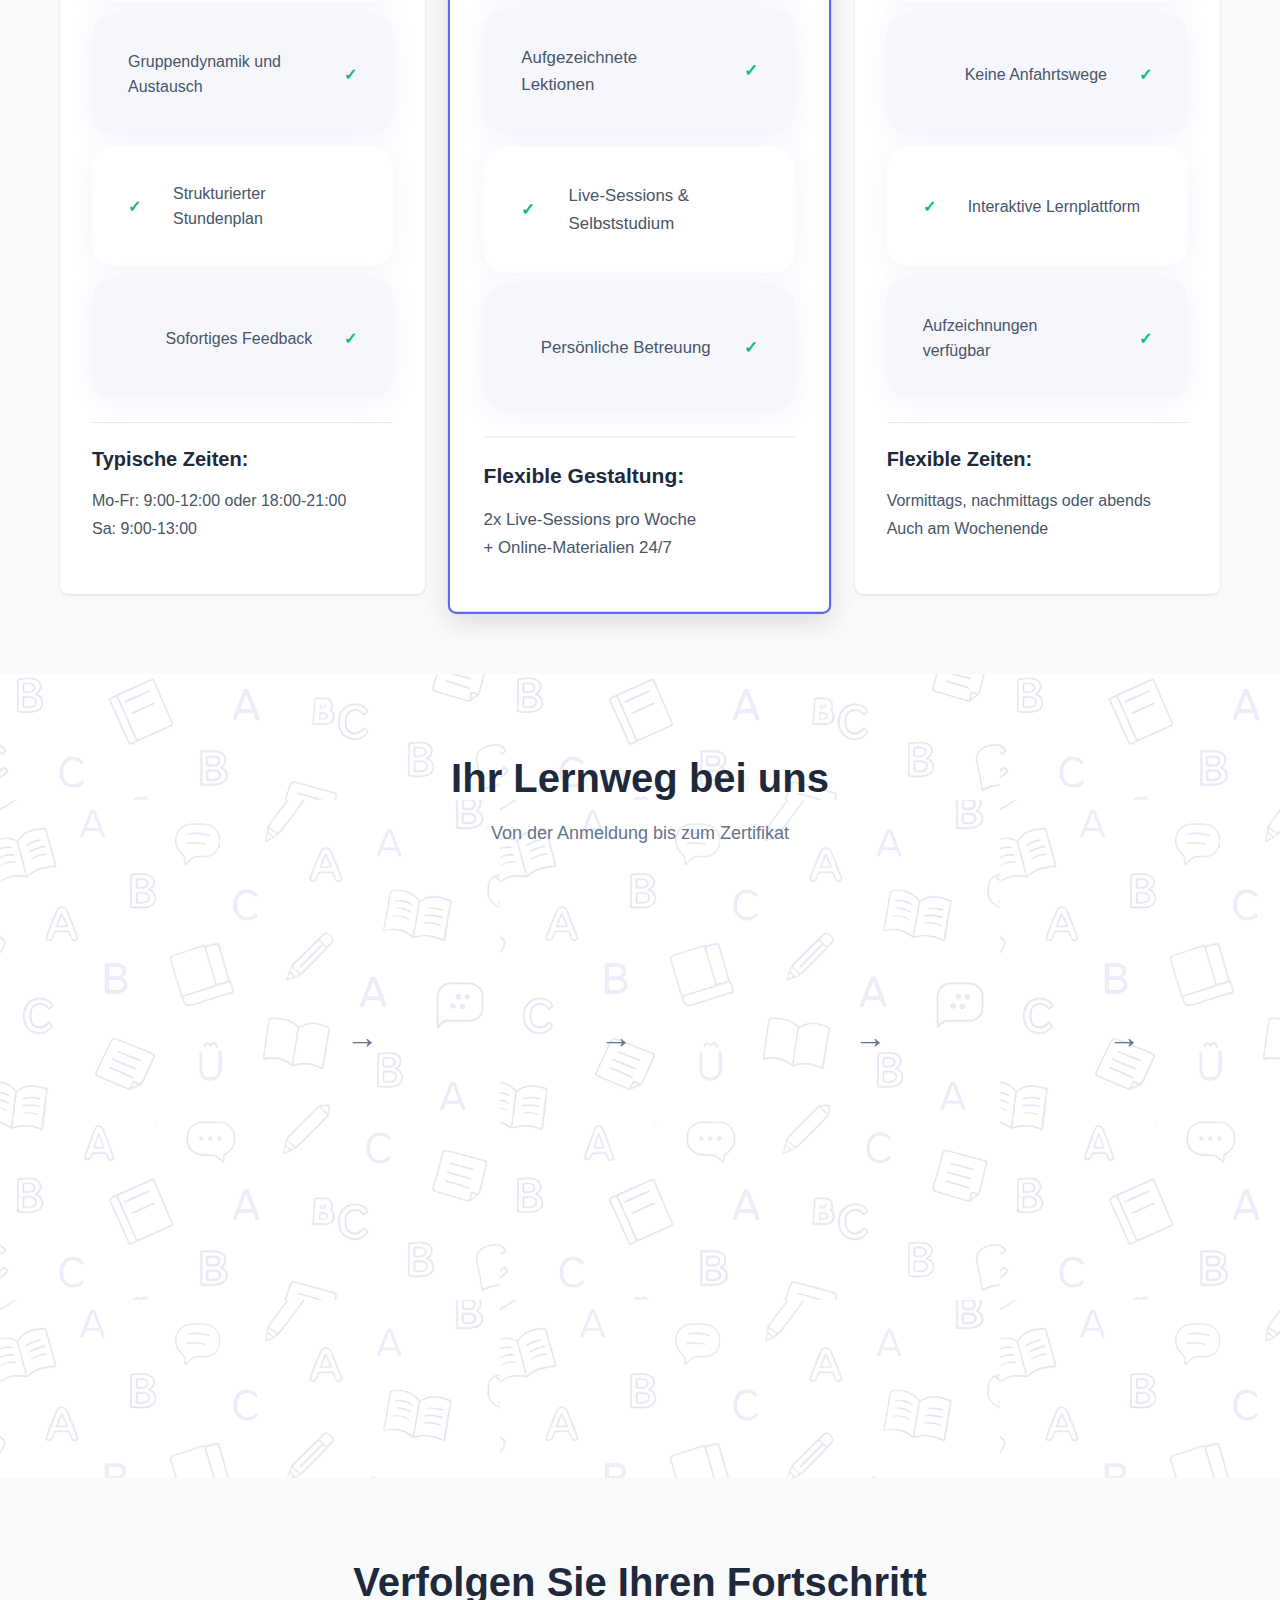
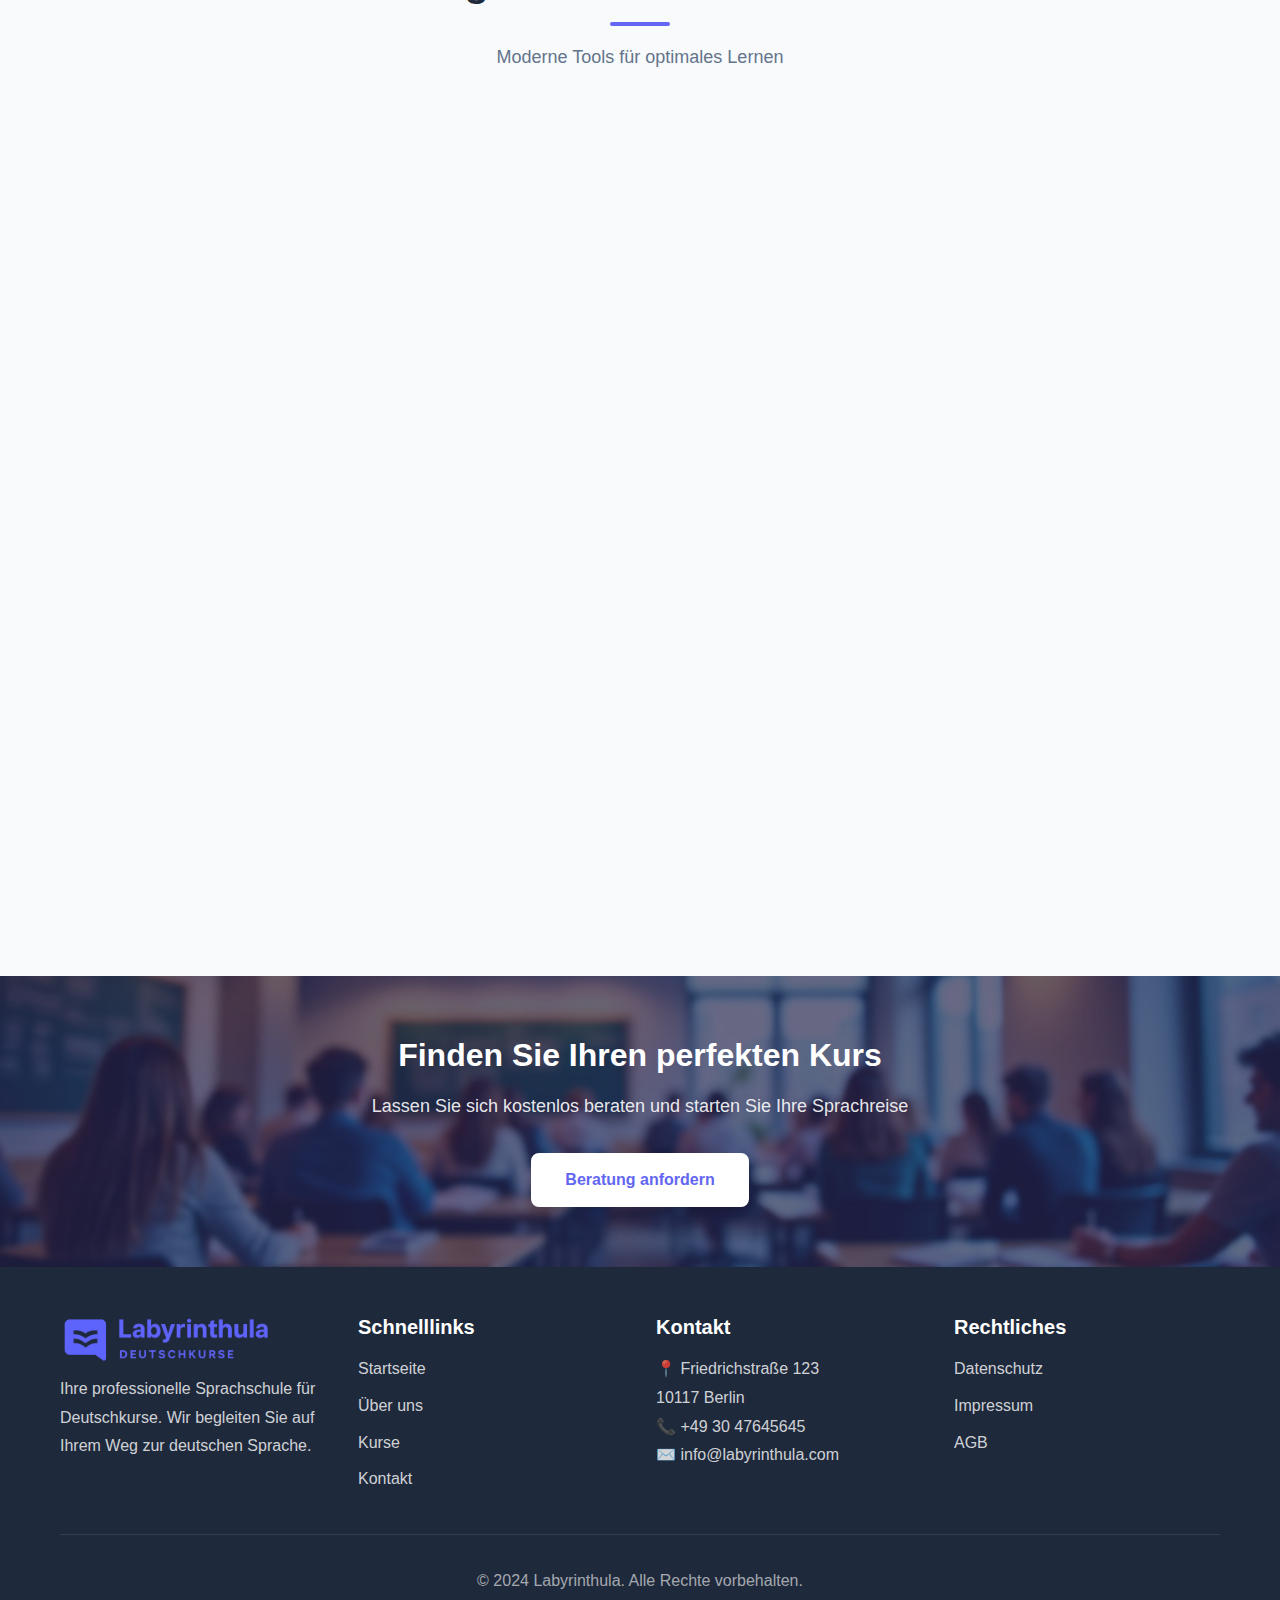
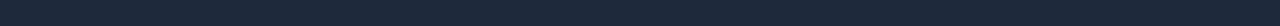
<file: courses.html>
<!DOCTYPE html>
<html lang="de">
<head>
    <meta charset="UTF-8">
    <meta name="viewport" content="width=device-width, initial-scale=1.0">
    <meta name="description" content="Deutschkurse bei Labyrinthula. Von A1 bis C2, Online und Präsenz, für Erwachsene und Kinder. Finden Sie den perfekten Kurs.">
    <meta name="keywords" content="Deutschkurse, A1, A2, B1, B2, C1, C2, Online Deutsch, Kinderkurse, Intensivkurse">
    <meta name="author" content="Labyrinthula Deutschkurse">
    <meta name="theme-color" content="#6366F1">
    <link rel="icon" type="image/png" href="images/favicon.png">
    <title>Kurse - Labyrinthula Deutschkurse | Alle Niveaus</title>
    <link rel="stylesheet" href="https://cdnjs.cloudflare.com/ajax/libs/font-awesome/6.0.0/css/all.min.css">
    <link rel="stylesheet" href="css/style.css">
</head>
<body>
    <nav class="navbar">
        <div class="container">
            <a href="index.html" class="logo">
                <img src="images/logo-lab.png" alt="Labyrinthula Deutschkurse Logo">
            </a>
            <button class="nav-toggle" id="navToggle">
                <span></span>
                <span></span>
                <span></span>
            </button>
            <ul class="nav-menu" id="navMenu">
                <li><a href="index.html"><i class="fas fa-home me-1"></i> Startseite</a></li>
                <li><a href="about.html"><i class="fas fa-info-circle me-1"></i> Über uns</a></li>
                <li><a href="courses.html" class="active"><i class="fas fa-book me-1"></i> Kurse</a></li>
                <li><a href="contact.html"><i class="fas fa-envelope me-1"></i> Kontakt</a></li>
            </ul>
        </div>
    </nav>

    <section class="page-hero">
        <div class="container">
            <h1>Unsere Deutschkurse</h1>
            <p class="lead">Finden Sie den perfekten Kurs für Ihre Bedürfnisse</p>
        </div>
    </section>

    <section class="course-levels" id="levels">
        <div class="container">
            <h2 class="section-title">Kursniveaus nach GER</h2>
            <p class="section-subtitle">Gemeinsamer Europäischer Referenzrahmen für Sprachen</p>
            
            <div class="levels-grid">
                <div class="level-card" id="beginner">
                    <div class="level-header">
                        <h3>A1 - Anfänger</h3>
                        <span class="level-badge">Einstieg</span>
                    </div>
                    <p>Für absolute Anfänger ohne Vorkenntnisse</p>
                    <ul class="level-goals">
                        <li>Einfache Sätze verstehen und verwenden</li>
                        <li>Sich vorstellen und andere nach Informationen fragen</li>
                        <li>Grundlegende Alltagssituationen bewältigen</li>
                    </ul>
                    <div class="level-info">
                        <span><i class="fas fa-clock"></i> Dauer: 8-10 Wochen</span>
                        <span><i class="fas fa-book"></i> Unterrichtseinheiten: 80</span>
                    </div>
                </div>

                <div class="level-card">
                    <div class="level-header">
                        <h3>A2 - Grundkenntnisse</h3>
                        <span class="level-badge">Basis</span>
                    </div>
                    <p>Für Lernende mit ersten Grundkenntnissen</p>
                    <ul class="level-goals">
                        <li>Häufig gebrauchte Ausdrücke verstehen</li>
                        <li>Informationen zur Person und Familie austauschen</li>
                        <li>Einfache Routineaufgaben kommunizieren</li>
                    </ul>
                    <div class="level-info">
                        <span><i class="fas fa-clock"></i> Dauer: 8-10 Wochen</span>
                        <span><i class="fas fa-book"></i> Unterrichtseinheiten: 80</span>
                    </div>
                </div>

                <div class="level-card" id="intermediate">
                    <div class="level-header">
                        <h3>B1 - Mittelstufe</h3>
                        <span class="level-badge">Fortschritt</span>
                    </div>
                    <p>Für selbstständige Sprachverwendung</p>
                    <ul class="level-goals">
                        <li>Hauptpunkte bei vertrauten Themen verstehen</li>
                        <li>Reisesituationen bewältigen</li>
                        <li>Über Erfahrungen und Ereignisse berichten</li>
                    </ul>
                    <div class="level-info">
                        <span><i class="fas fa-clock"></i> Dauer: 10-12 Wochen</span>
                        <span><i class="fas fa-book"></i> Unterrichtseinheiten: 100</span>
                    </div>
                </div>

                <div class="level-card">
                    <div class="level-header">
                        <h3>B2 - Gute Mittelstufe</h3>
                        <span class="level-badge">Vertiefung</span>
                    </div>
                    <p>Für fortgeschrittene Sprachverwendung</p>
                    <ul class="level-goals">
                        <li>Komplexe Texte verstehen</li>
                        <li>Spontan und fließend kommunizieren</li>
                        <li>Detaillierte Standpunkte erläutern</li>
                    </ul>
                    <div class="level-info">
                        <span><i class="fas fa-clock"></i> Dauer: 10-12 Wochen</span>
                        <span><i class="fas fa-book"></i> Unterrichtseinheiten: 100</span>
                    </div>
                </div>

                <div class="level-card" id="advanced">
                    <div class="level-header">
                        <h3>C1 - Fortgeschritten</h3>
                        <span class="level-badge">Kompetent</span>
                    </div>
                    <p>Für kompetente Sprachverwendung</p>
                    <ul class="level-goals">
                        <li>Anspruchsvolle Texte verstehen</li>
                        <li>Sich spontan und gewandt ausdrücken</li>
                        <li>Sprache im beruflichen Kontext effektiv nutzen</li>
                    </ul>
                    <div class="level-info">
                        <span><i class="fas fa-clock"></i> Dauer: 12-14 Wochen</span>
                        <span><i class="fas fa-book"></i> Unterrichtseinheiten: 120</span>
                    </div>
                </div>

                <div class="level-card">
                    <div class="level-header">
                        <h3>C2 - Experte</h3>
                        <span class="level-badge">Meisterschaft</span>
                    </div>
                    <p>Für nahezu muttersprachliche Kompetenz</p>
                    <ul class="level-goals">
                        <li>Alles mühelos verstehen</li>
                        <li>Feinheiten der Sprache erfassen</li>
                        <li>Sich präzise und nuanciert ausdrücken</li>
                    </ul>
                    <div class="level-info">
                        <span><i class="fas fa-clock"></i> Dauer: 12-14 Wochen</span>
                        <span><i class="fas fa-book"></i> Unterrichtseinheiten: 120</span>
                    </div>
                </div>
            </div>
        </div>
    </section>

    <section class="special-courses">
        <div class="container">
            <h2 class="section-title">Spezialkurse</h2>
            <p class="section-subtitle">Maßgeschneiderte Programme für spezielle Bedürfnisse</p>
            
            <div class="special-grid">
                <div class="special-card">
                    <div class="special-icon">
                        <i class="fas fa-briefcase"></i>
                    </div>
                    <h3>Business Deutsch</h3>
                    <p>Professionelle Kommunikation für den Berufsalltag</p>
                    <ul>
                        <li>Geschäftskorrespondenz</li>
                        <li>Präsentationen</li>
                        <li>Verhandlungen</li>
                        <li>Meetings & Telefonate</li>
                    </ul>
                    <a href="contact.html" class="btn-link">Anfrage senden →</a>
                </div>

                <div class="special-card">
                    <div class="special-icon">
                        <i class="fas fa-file-alt"></i>
                    </div>
                    <h3>Prüfungsvorbereitung</h3>
                    <p>Gezielte Vorbereitung auf offizielle Prüfungen</p>
                    <ul>
                        <li>TestDaF</li>
                        <li>Goethe-Zertifikate</li>
                        <li>TELC</li>
                        <li>DSH</li>
                    </ul>
                    <a href="contact.html" class="btn-link">Anfrage senden →</a>
                </div>

                <div class="special-card">
                    <div class="special-icon">
                        <i class="fas fa-child"></i>
                    </div>
                    <h3>Kinder & Jugendliche</h3>
                    <p>Spielerisches Lernen für junge Menschen</p>
                    <ul>
                        <li>Altersgruppe 6-10 Jahre</li>
                        <li>Altersgruppe 11-14 Jahre</li>
                        <li>Altersgruppe 15-17 Jahre</li>
                        <li>Nachhilfe & Schulbegleitung</li>
                    </ul>
                    <a href="contact.html" class="btn-link">Anfrage senden →</a>
                </div>

                <div class="special-card">
                    <div class="special-icon">
                        <i class="fas fa-bolt"></i>
                    </div>
                    <h3>Intensivkurse</h3>
                    <p>Schneller Fortschritt in kurzer Zeit</p>
                    <ul>
                        <li>4 Wochen Crashkurs</li>
                        <li>Sommerintensiv</li>
                        <li>Kompaktkurse am Wochenende</li>
                        <li>Einzelintensivtraining</li>
                    </ul>
                    <a href="contact.html" class="btn-link">Anfrage senden →</a>
                </div>

                <div class="special-card">
                    <div class="special-icon">
                        <i class="fas fa-comments"></i>
                    </div>
                    <h3>Konversationskurse</h3>
                    <p>Sprechen üben und Selbstvertrauen aufbauen</p>
                    <ul>
                        <li>Themenbezogene Diskussionen</li>
                        <li>Aussprachetraining</li>
                        <li>Alltagssituationen</li>
                        <li>Kultureller Austausch</li>
                    </ul>
                    <a href="contact.html" class="btn-link">Anfrage senden →</a>
                </div>

                <div class="special-card">
                    <div class="special-icon">
                        <i class="fas fa-graduation-cap"></i>
                    </div>
                    <h3>Fachsprachkurse</h3>
                    <p>Deutsch für spezifische Berufsfelder</p>
                    <ul>
                        <li>Medizin & Pflege</li>
                        <li>Technik & IT</li>
                        <li>Recht & Verwaltung</li>
                        <li>Wissenschaft & Forschung</li>
                    </ul>
                    <a href="contact.html" class="btn-link">Anfrage senden →</a>
                </div>
            </div>
        </div>
    </section>

    <section class="course-format">
        <div class="container">
            <h2 class="section-title">Kursformate</h2>
            <p class="section-subtitle">Wählen Sie das Format, das zu Ihrem Lebensstil passt</p>
            
            <div class="format-comparison">
                <div class="format-card">
                    <h3>Präsenzkurse</h3>
                    <div class="format-features">
                        <div class="feature-item">
                            <span class="feature-check">✓</span>
                            <span>Direkter Kontakt mit Lehrkraft</span>
                        </div>
                        <div class="feature-item">
                            <span class="feature-check">✓</span>
                            <span>Gruppendynamik und Austausch</span>
                        </div>
                        <div class="feature-item">
                            <span class="feature-check">✓</span>
                            <span>Strukturierter Stundenplan</span>
                        </div>
                        <div class="feature-item">
                            <span class="feature-check">✓</span>
                            <span>Sofortiges Feedback</span>
                        </div>
                    </div>
                    <div class="format-schedule">
                        <h4>Typische Zeiten:</h4>
                        <p>Mo-Fr: 9:00-12:00 oder 18:00-21:00<br>
                        Sa: 9:00-13:00</p>
                    </div>
                </div>

                <div class="format-card featured">
                    <div class="format-badge">Beliebt</div>
                    <h3>Hybrid-Kurse</h3>
                    <div class="format-features">
                        <div class="feature-item">
                            <span class="feature-check">✓</span>
                            <span>Flexibilität von Online & Präsenz</span>
                        </div>
                        <div class="feature-item">
                            <span class="feature-check">✓</span>
                            <span>Aufgezeichnete Lektionen</span>
                        </div>
                        <div class="feature-item">
                            <span class="feature-check">✓</span>
                            <span>Live-Sessions & Selbststudium</span>
                        </div>
                        <div class="feature-item">
                            <span class="feature-check">✓</span>
                            <span>Persönliche Betreuung</span>
                        </div>
                    </div>
                    <div class="format-schedule">
                        <h4>Flexible Gestaltung:</h4>
                        <p>2x Live-Sessions pro Woche<br>
                        + Online-Materialien 24/7</p>
                    </div>
                </div>

                <div class="format-card">
                    <h3>Online-Kurse</h3>
                    <div class="format-features">
                        <div class="feature-item">
                            <span class="feature-check">✓</span>
                            <span>Lernen von überall</span>
                        </div>
                        <div class="feature-item">
                            <span class="feature-check">✓</span>
                            <span>Keine Anfahrtswege</span>
                        </div>
                        <div class="feature-item">
                            <span class="feature-check">✓</span>
                            <span>Interaktive Lernplattform</span>
                        </div>
                        <div class="feature-item">
                            <span class="feature-check">✓</span>
                            <span>Aufzeichnungen verfügbar</span>
                        </div>
                    </div>
                    <div class="format-schedule">
                        <h4>Flexible Zeiten:</h4>
                        <p>Vormittags, nachmittags oder abends<br>
                        Auch am Wochenende</p>
                    </div>
                </div>
            </div>
        </div>
    </section>

    <section class="learning-path">
        <div class="container">
            <h2 class="section-title">Ihr Lernweg bei uns</h2>
            <p class="section-subtitle">Von der Anmeldung bis zum Zertifikat</p>
            
            <div class="path-steps">
                <div class="path-step">
                    <div class="step-number">1</div>
                    <h3>Einstufungstest</h3>
                    <p>Kostenloser Test zur Bestimmung Ihres aktuellen Sprachniveaus</p>
                </div>
                <div class="path-arrow">→</div>
                <div class="path-step">
                    <div class="step-number">2</div>
                    <h3>Beratung</h3>
                    <p>Persönliches Gespräch zur Kurswahl und Zielsetzung</p>
                </div>
                <div class="path-arrow">→</div>
                <div class="path-step">
                    <div class="step-number">3</div>
                    <h3>Kursstart</h3>
                    <p>Beginn des Unterrichts mit modernen Lehrmaterialien</p>
                </div>
                <div class="path-arrow">→</div>
                <div class="path-step">
                    <div class="step-number">4</div>
                    <h3>Fortschritt</h3>
                    <p>Regelmäßige Tests und individuelles Feedback</p>
                </div>
                <div class="path-arrow">→</div>
                <div class="path-step">
                    <div class="step-number">5</div>
                    <h3>Zertifikat</h3>
                    <p>Abschlussprüfung und offizielles Zertifikat</p>
                </div>
            </div>
        </div>
    </section>

    <section class="progress-tracking">
        <div class="container">
            <h2 class="section-title">Verfolgen Sie Ihren Fortschritt</h2>
            <div class="section-title-divider"></div>
            <p class="section-subtitle">Moderne Tools für optimales Lernen</p>
            
            <div class="progress-features">
                <div class="progress-item">
                    <div class="progress-icon">
                        <i class="fas fa-chart-line"></i>
                    </div>
                    <div class="progress-content">
                        <h3>Lernfortschritt Dashboard</h3>
                        <p>Visualisieren Sie Ihre Fortschritte mit detaillierten Diagrammen und Statistiken. Sehen Sie auf einen Blick, welche Bereiche Sie gemeistert haben.</p>
                    </div>
                </div>
                
                <div class="progress-item">
                    <div class="progress-icon">
                        <i class="fas fa-trophy"></i>
                    </div>
                    <div class="progress-content">
                        <h3>Erfolge & Belohnungen</h3>
                        <p>Sammeln Sie Abzeichen und Punkte für erreichte Meilensteine. Unser Belohnungssystem motiviert Sie beim kontinuierlichen Lernen.</p>
                    </div>
                </div>
                
                <div class="progress-item">
                    <div class="progress-icon">
                        <i class="fas fa-calendar-check"></i>
                    </div>
                    <div class="progress-content">
                        <h3>Personalisierte Lernpläne</h3>
                        <p>Erhalten Sie individuell angepasste Lernpläne basierend auf Ihrem Fortschritt und Ihren Zielen. Optimiert für Ihren Lernerfolg.</p>
                    </div>
                </div>
                
                <div class="progress-item">
                    <div class="progress-icon">
                        <i class="fas fa-brain"></i>
                    </div>
                    <div class="progress-content">
                        <h3>KI-gestützte Empfehlungen</h3>
                        <p>Intelligente Algorithmen analysieren Ihr Lernverhalten und geben personalisierte Empfehlungen für optimale Ergebnisse.</p>
                    </div>
                </div>
            </div>
        </div>
    </section>

    <section class="cta">
        <div class="container">
            <div class="cta-content">
                <h2>Finden Sie Ihren perfekten Kurs</h2>
                <p>Lassen Sie sich kostenlos beraten und starten Sie Ihre Sprachreise</p>
                <a href="contact.html" class="btn btn-white">Beratung anfordern</a>
            </div>
        </div>
    </section>

    <footer class="footer">
        <div class="container">
            <div class="footer-grid">
                <div class="footer-column">
                    <a href="index.html" class="logo">
                        <img src="images/logo-lab.png" alt="Labyrinthula Deutschkurse Logo">
                    </a>
                    <p>Ihre professionelle Sprachschule für Deutschkurse. Wir begleiten Sie auf Ihrem Weg zur deutschen Sprache.</p>
                </div>
                <div class="footer-column">
                    <h4>Schnelllinks</h4>
                    <ul>
                        <li><a href="index.html">Startseite</a></li>
                        <li><a href="about.html">Über uns</a></li>
                        <li><a href="courses.html">Kurse</a></li>
                        <li><a href="contact.html">Kontakt</a></li>
                    </ul>
                </div>
                <div class="footer-column">
                    <h4>Kontakt</h4>
                    <p>📍 Friedrichstraße 123<br>
                    10117 Berlin<br>
                    📞 +49 30 47645645<br>
                    ✉️ info@labyrinthula.com</p>
                </div>
                <div class="footer-column">
                    <h4>Rechtliches</h4>
                    <ul>
                        <li><a href="datenschutz.html">Datenschutz</a></li>
                        <li><a href="impressum.html">Impressum</a></li>
                        <li><a href="agb.html">AGB</a></li>
                    </ul>
                </div>
            </div>
            <div class="footer-bottom">
                <p>&copy; 2024 Labyrinthula. Alle Rechte vorbehalten.</p>
            </div>
        </div>
    </footer>
     <div id="cookieConsent" class="cookie-consent">
        <div class="container">
            <div style="display: flex; align-items: center; justify-content: space-between; flex-wrap: wrap; gap: 1rem;">
                <div style="flex: 1;">
                    <p>Diese Website verwendet Cookies, um Ihre Erfahrung zu verbessern. Durch die weitere Nutzung stimmen Sie unserem <a href="datenschutz.html">Datenschutz</a> zu.</p>
                </div>
                <div style="flex-shrink: 0;">
                    <button class="btn btn-primary" id="acceptCookies">Akzeptieren</button>
                    <a href="datenschutz.html" class="btn btn-secondary" style="margin-left: 10px;">Mehr Infos</a>
                </div>
            </div>
        </div>
    </div>

    <script src="js/main.js"></script>
</body>
</html>
</file>
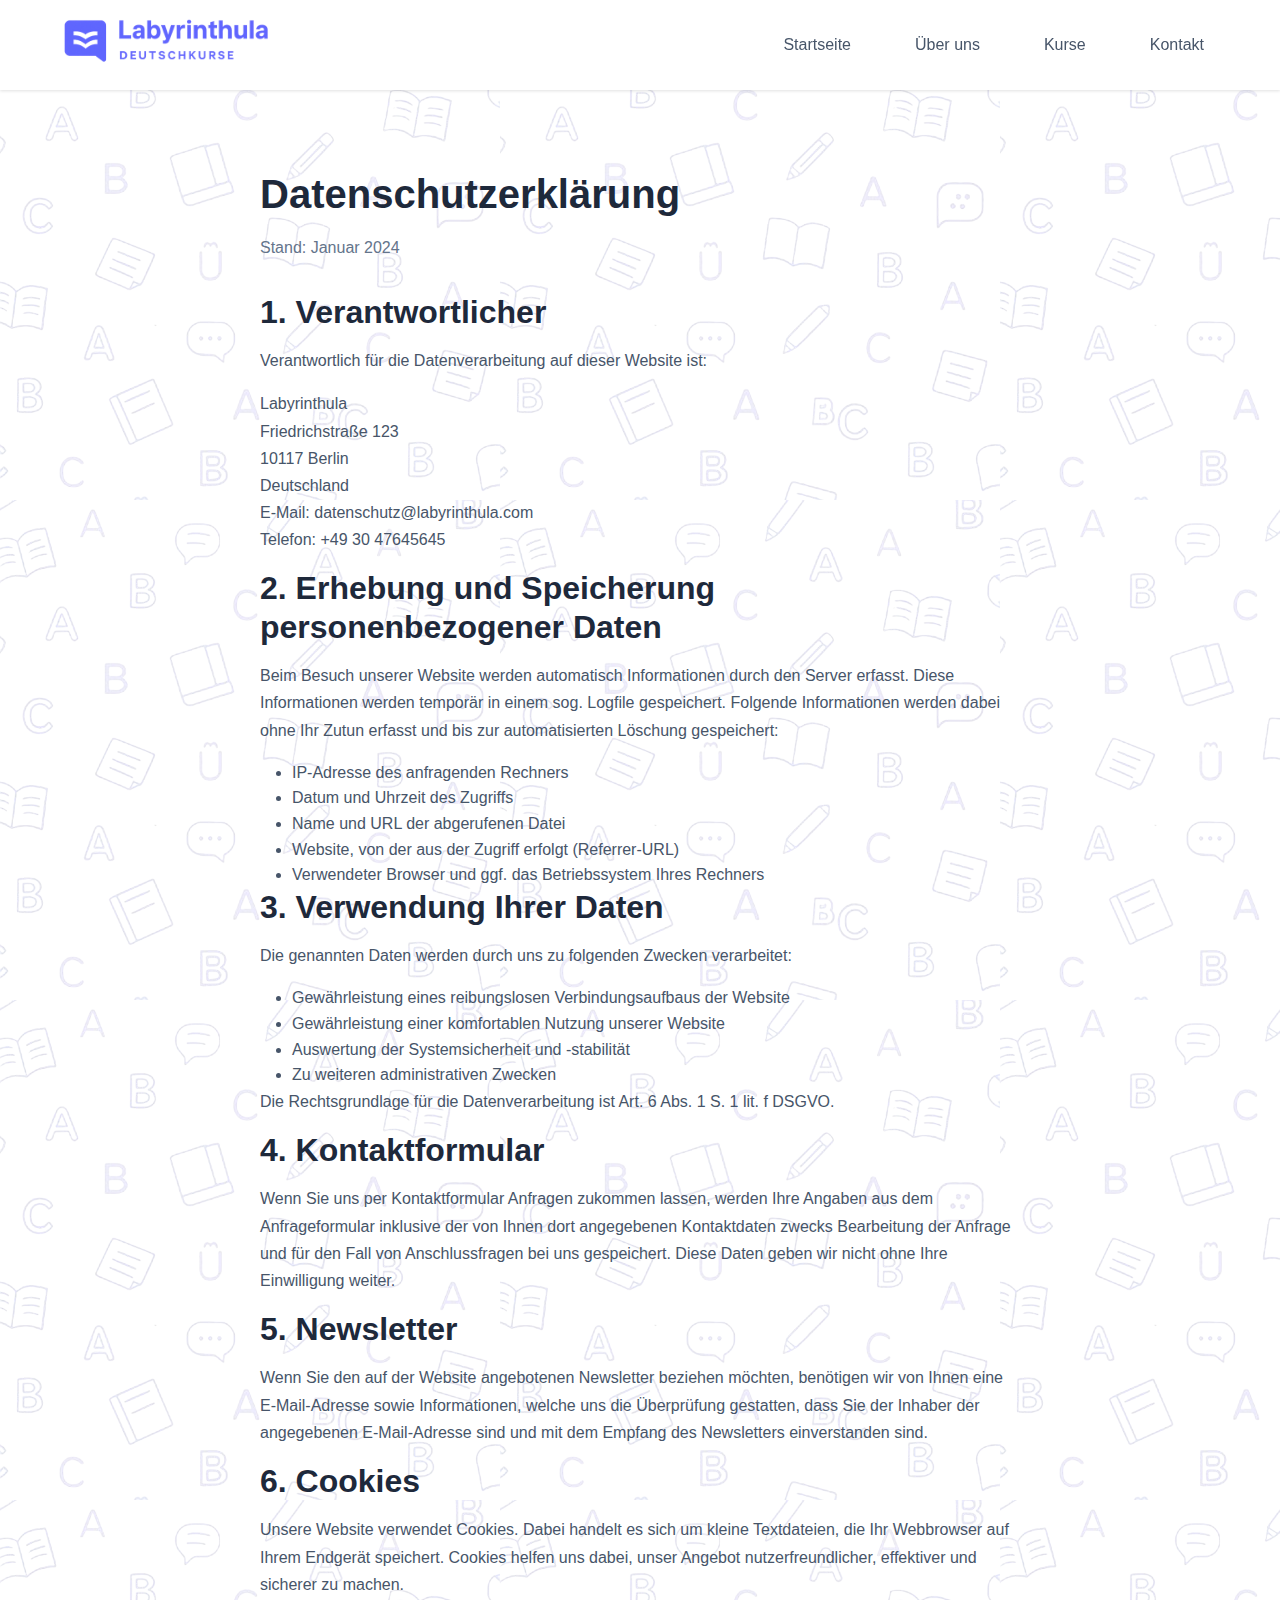
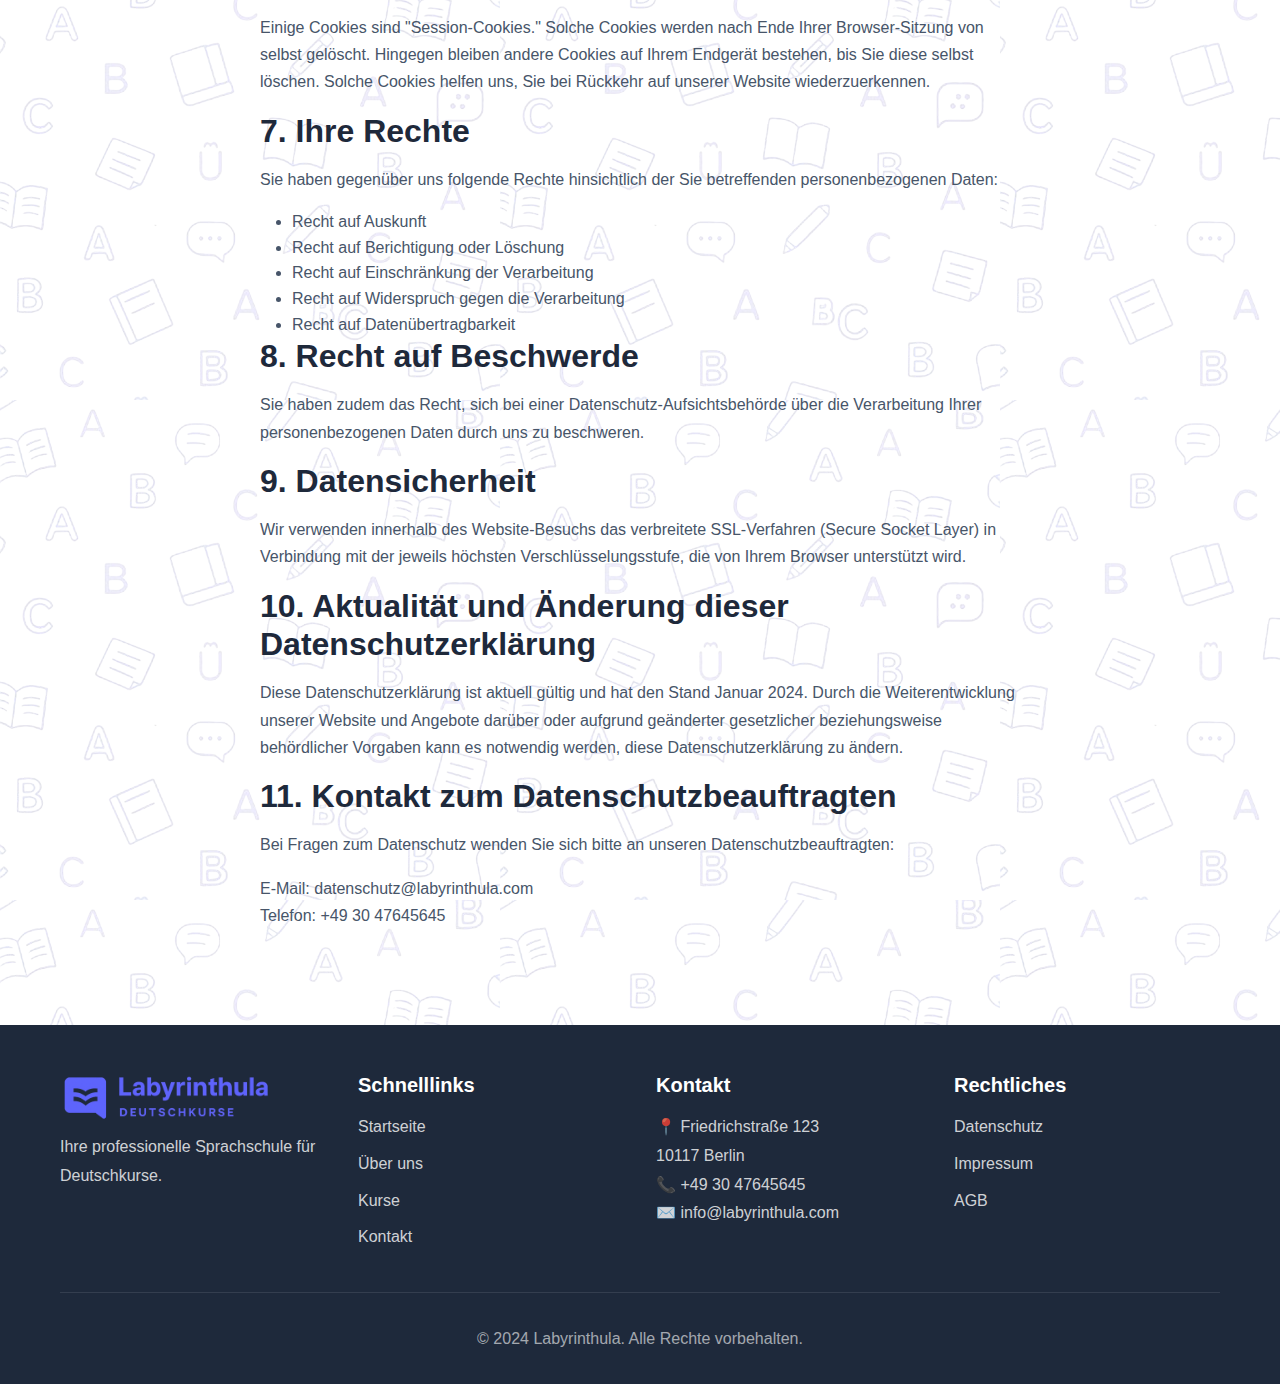
<file: datenschutz.html>
<!DOCTYPE html>
<html lang="de">
<head>
    <meta charset="UTF-8">
    <meta name="viewport" content="width=device-width, initial-scale=1.0">
    <meta name="description" content="Datenschutzerklärung von Labyrinthula Deutschkurse. Informationen zum Umgang mit Ihren personenbezogenen Daten.">
    <meta name="theme-color" content="#6366F1">
    <link rel="icon" type="image/png" href="images/favicon.png">
    <title>Datenschutzerklärung - Labyrinthula</title>
    <link rel="stylesheet" href="css/style.css">
</head>
<body>
    <nav class="navbar">
        <div class="container">
            <a href="index.html" class="logo">
                <img src="images/logo-lab.png" alt="Labyrinthula Deutschkurse Logo">
            </a>
            <button class="nav-toggle" id="navToggle">
                <span></span>
                <span></span>
                <span></span>
            </button>
            <ul class="nav-menu" id="navMenu">
                <li><a href="index.html">Startseite</a></li>
                <li><a href="about.html">Über uns</a></li>
                <li><a href="courses.html">Kurse</a></li>
                <li><a href="contact.html">Kontakt</a></li>
            </ul>
        </div>
    </nav>

    <section class="legal-content" style="padding: 5rem 0;">
        <div class="container" style="max-width: 800px;">
            <h1>Datenschutzerklärung</h1>
            <p style="color: var(--text-light); margin-bottom: 2rem;">Stand: Januar 2024</p>
            
            <h2>1. Verantwortlicher</h2>
            <p>Verantwortlich für die Datenverarbeitung auf dieser Website ist:</p>
            <p>
                Labyrinthula <br>
                Friedrichstraße 123<br>
                10117 Berlin<br>
                Deutschland<br>
                E-Mail: datenschutz@labyrinthula.com<br>
                Telefon: +49 30 47645645
            </p>
            
            <h2>2. Erhebung und Speicherung personenbezogener Daten</h2>
            <p>Beim Besuch unserer Website werden automatisch Informationen durch den Server erfasst. Diese Informationen werden temporär in einem sog. Logfile gespeichert. Folgende Informationen werden dabei ohne Ihr Zutun erfasst und bis zur automatisierten Löschung gespeichert:</p>
            <ul style="padding-left: 2rem; list-style: disc;">
                <li>IP-Adresse des anfragenden Rechners</li>
                <li>Datum und Uhrzeit des Zugriffs</li>
                <li>Name und URL der abgerufenen Datei</li>
                <li>Website, von der aus der Zugriff erfolgt (Referrer-URL)</li>
                <li>Verwendeter Browser und ggf. das Betriebssystem Ihres Rechners</li>
            </ul>
            
            <h2>3. Verwendung Ihrer Daten</h2>
            <p>Die genannten Daten werden durch uns zu folgenden Zwecken verarbeitet:</p>
            <ul style="padding-left: 2rem; list-style: disc;">
                <li>Gewährleistung eines reibungslosen Verbindungsaufbaus der Website</li>
                <li>Gewährleistung einer komfortablen Nutzung unserer Website</li>
                <li>Auswertung der Systemsicherheit und -stabilität</li>
                <li>Zu weiteren administrativen Zwecken</li>
            </ul>
            <p>Die Rechtsgrundlage für die Datenverarbeitung ist Art. 6 Abs. 1 S. 1 lit. f DSGVO.</p>
            
            <h2>4. Kontaktformular</h2>
            <p>Wenn Sie uns per Kontaktformular Anfragen zukommen lassen, werden Ihre Angaben aus dem Anfrageformular inklusive der von Ihnen dort angegebenen Kontaktdaten zwecks Bearbeitung der Anfrage und für den Fall von Anschlussfragen bei uns gespeichert. Diese Daten geben wir nicht ohne Ihre Einwilligung weiter.</p>
            
            <h2>5. Newsletter</h2>
            <p>Wenn Sie den auf der Website angebotenen Newsletter beziehen möchten, benötigen wir von Ihnen eine E-Mail-Adresse sowie Informationen, welche uns die Überprüfung gestatten, dass Sie der Inhaber der angegebenen E-Mail-Adresse sind und mit dem Empfang des Newsletters einverstanden sind.</p>
            
            <h2>6. Cookies</h2>
            <p>Unsere Website verwendet Cookies. Dabei handelt es sich um kleine Textdateien, die Ihr Webbrowser auf Ihrem Endgerät speichert. Cookies helfen uns dabei, unser Angebot nutzerfreundlicher, effektiver und sicherer zu machen.</p>
            <p>Einige Cookies sind "Session-Cookies." Solche Cookies werden nach Ende Ihrer Browser-Sitzung von selbst gelöscht. Hingegen bleiben andere Cookies auf Ihrem Endgerät bestehen, bis Sie diese selbst löschen. Solche Cookies helfen uns, Sie bei Rückkehr auf unserer Website wiederzuerkennen.</p>
            
            <h2>7. Ihre Rechte</h2>
            <p>Sie haben gegenüber uns folgende Rechte hinsichtlich der Sie betreffenden personenbezogenen Daten:</p>
            <ul style="padding-left: 2rem; list-style: disc;">
                <li>Recht auf Auskunft</li>
                <li>Recht auf Berichtigung oder Löschung</li>
                <li>Recht auf Einschränkung der Verarbeitung</li>
                <li>Recht auf Widerspruch gegen die Verarbeitung</li>
                <li>Recht auf Datenübertragbarkeit</li>
            </ul>
            
            <h2>8. Recht auf Beschwerde</h2>
            <p>Sie haben zudem das Recht, sich bei einer Datenschutz-Aufsichtsbehörde über die Verarbeitung Ihrer personenbezogenen Daten durch uns zu beschweren.</p>
            
            <h2>9. Datensicherheit</h2>
            <p>Wir verwenden innerhalb des Website-Besuchs das verbreitete SSL-Verfahren (Secure Socket Layer) in Verbindung mit der jeweils höchsten Verschlüsselungsstufe, die von Ihrem Browser unterstützt wird.</p>
            
            <h2>10. Aktualität und Änderung dieser Datenschutzerklärung</h2>
            <p>Diese Datenschutzerklärung ist aktuell gültig und hat den Stand Januar 2024. Durch die Weiterentwicklung unserer Website und Angebote darüber oder aufgrund geänderter gesetzlicher beziehungsweise behördlicher Vorgaben kann es notwendig werden, diese Datenschutzerklärung zu ändern.</p>
            
            <h2>11. Kontakt zum Datenschutzbeauftragten</h2>
            <p>Bei Fragen zum Datenschutz wenden Sie sich bitte an unseren Datenschutzbeauftragten:</p>
            <p>
                E-Mail: datenschutz@labyrinthula.com<br>
                Telefon: +49 30 47645645
            </p>
        </div>
    </section>

    <footer class="footer">
        <div class="container">
            <div class="footer-grid">
                <div class="footer-column">
                    <a href="index.html" class="logo">
                        <img src="images/logo-lab.png" alt="Labyrinthula Deutschkurse Logo">
                    </a>
                    <p>Ihre professionelle Sprachschule für Deutschkurse.</p>
                </div>
                <div class="footer-column">
                    <h4>Schnelllinks</h4>
                    <ul>
                        <li><a href="index.html">Startseite</a></li>
                        <li><a href="about.html">Über uns</a></li>
                        <li><a href="courses.html">Kurse</a></li>
                        <li><a href="contact.html">Kontakt</a></li>
                    </ul>
                </div>
                <div class="footer-column">
                    <h4>Kontakt</h4>
                    <p>📍 Friedrichstraße 123<br>
                    10117 Berlin<br>
                    📞 +49 30 47645645<br>
                    ✉️ info@labyrinthula.com</p>
                </div>
                <div class="footer-column">
                    <h4>Rechtliches</h4>
                    <ul>
                        <li><a href="datenschutz.html">Datenschutz</a></li>
                        <li><a href="impressum.html">Impressum</a></li>
                        <li><a href="agb.html">AGB</a></li>
                    </ul>
                </div>
            </div>
            <div class="footer-bottom">
                <p>&copy; 2024 Labyrinthula. Alle Rechte vorbehalten.</p>
            </div>
        </div>
    </footer>
    <div id="cookieConsent" class="cookie-consent">
        <div class="container">
            <div style="display: flex; align-items: center; justify-content: space-between; flex-wrap: wrap; gap: 1rem;">
                <div style="flex: 1;">
                    <p>Diese Website verwendet Cookies, um Ihre Erfahrung zu verbessern. Durch die weitere Nutzung stimmen Sie unserem <a href="datenschutz.html">Datenschutz</a> zu.</p>
                </div>
                <div style="flex-shrink: 0;">
                    <button class="btn btn-primary" id="acceptCookies">Akzeptieren</button>
                    <a href="datenschutz.html" class="btn btn-secondary" style="margin-left: 10px;">Mehr Infos</a>
                </div>
            </div>
        </div>
    </div>

    <script src="js/main.js"></script>
</body>
</html>
</file>
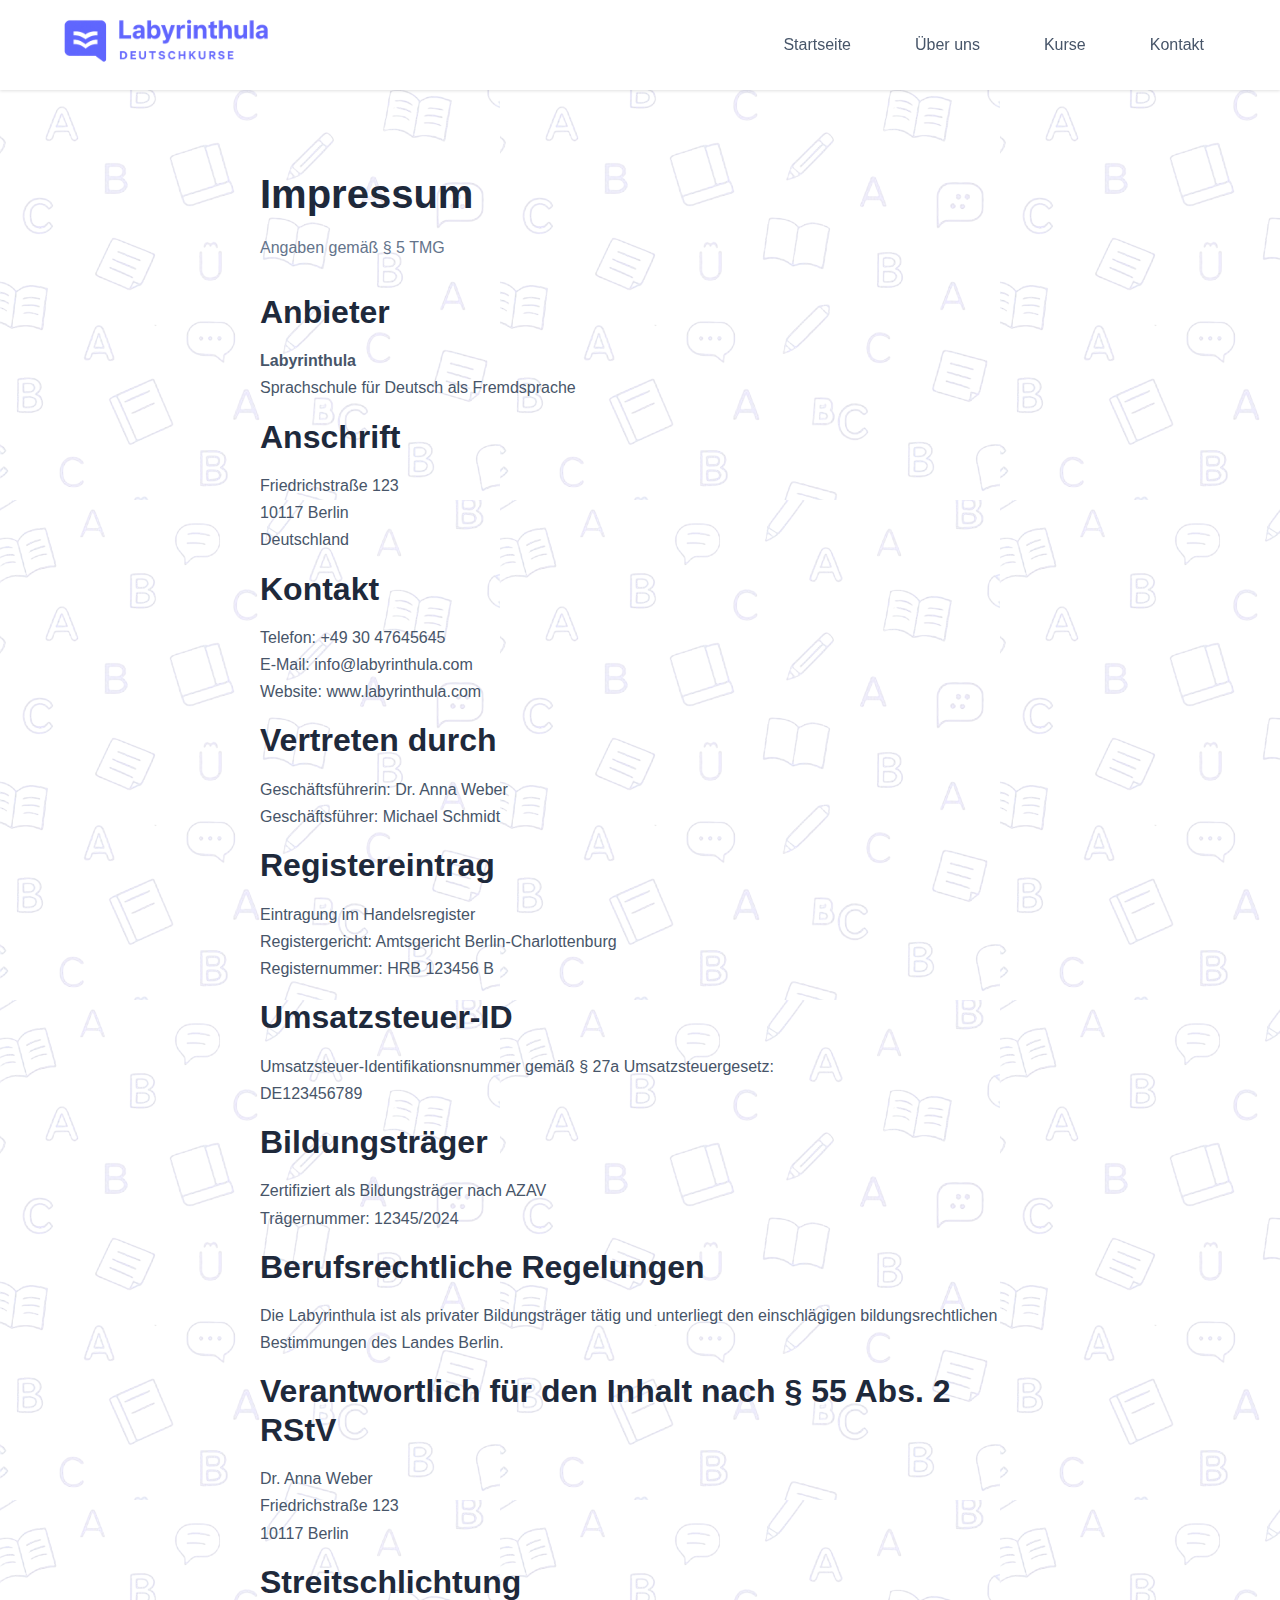
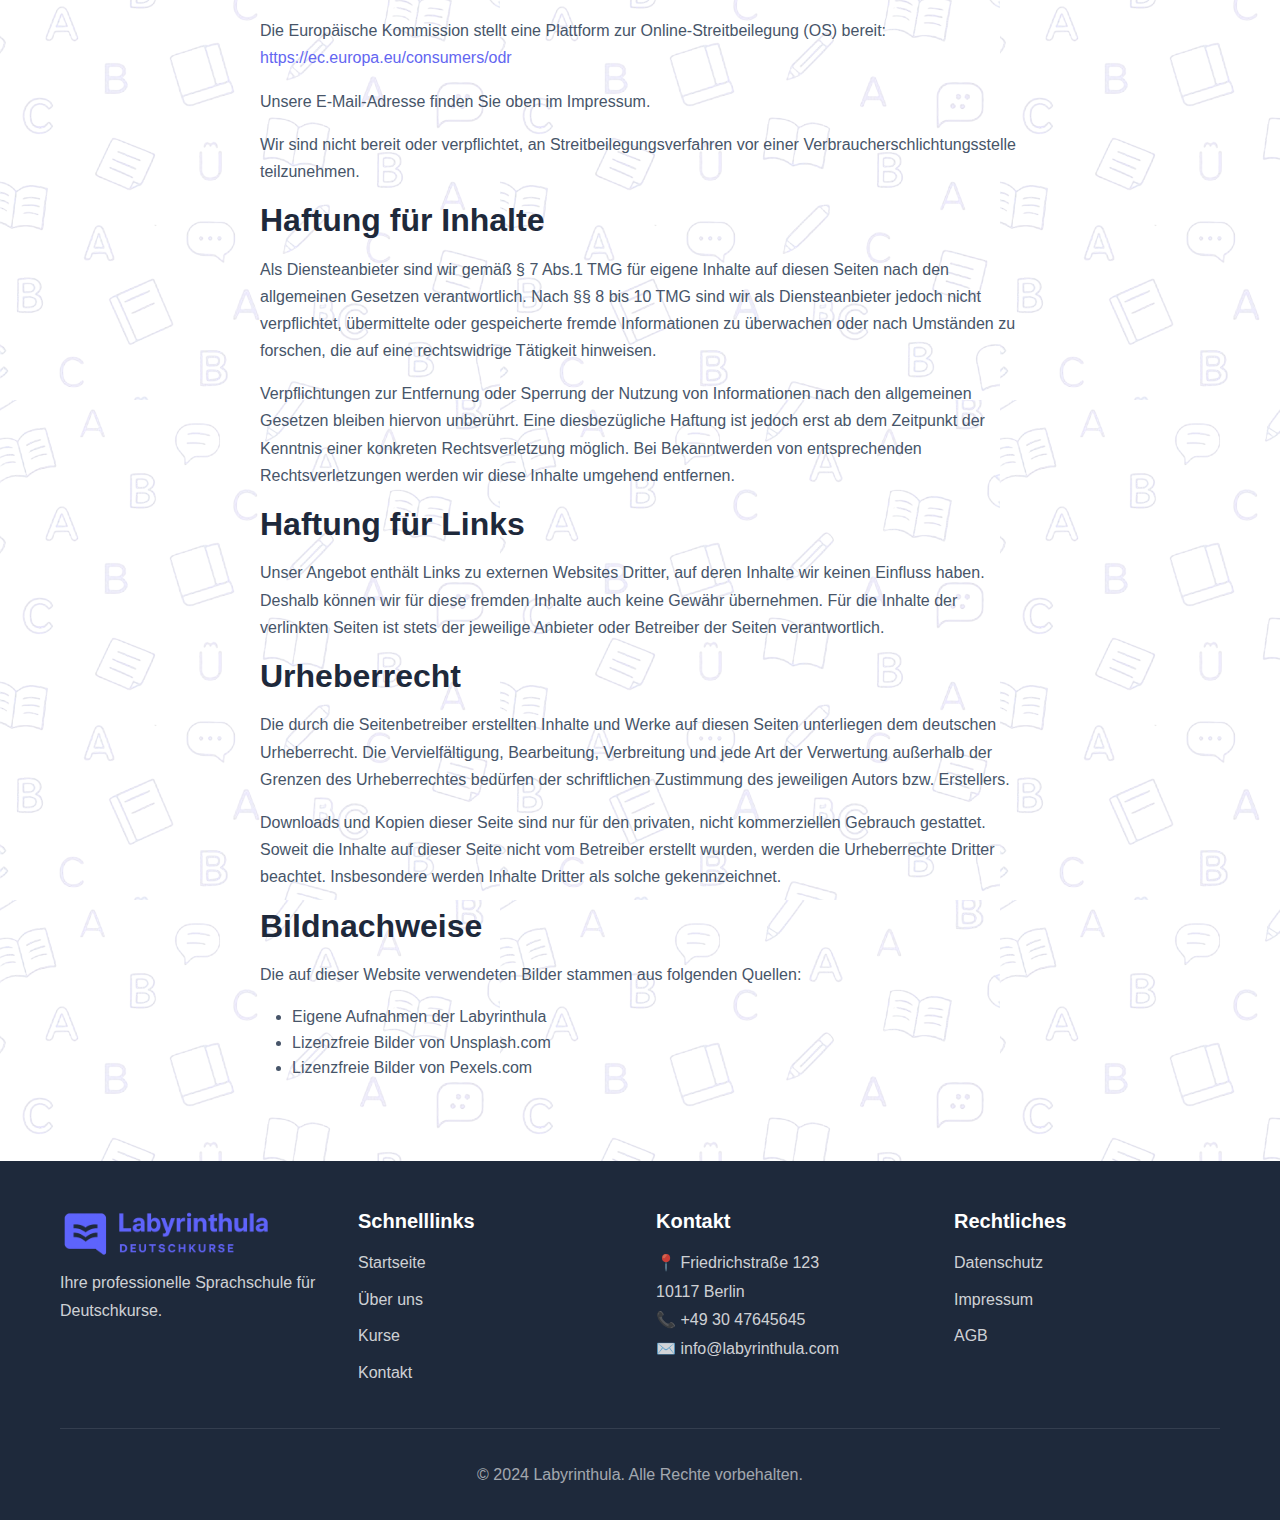
<file: impressum.html>
<!DOCTYPE html>
<html lang="de">
<head>
    <meta charset="UTF-8">
    <meta name="viewport" content="width=device-width, initial-scale=1.0">
    <meta name="description" content="Impressum von Labyrinthula Deutschkurse. Gesetzliche Pflichtangaben und Kontaktinformationen.">
    <meta name="theme-color" content="#6366F1">
    <link rel="icon" type="image/png" href="images/favicon.png">
    <title>Impressum - Labyrinthula</title>
    <link rel="stylesheet" href="css/style.css">
</head>
<body>
    <nav class="navbar">
        <div class="container">
            <a href="index.html" class="logo">
                <img src="images/logo-lab.png" alt="Labyrinthula Deutschkurse Logo">
            </a>
            <button class="nav-toggle" id="navToggle">
                <span></span>
                <span></span>
                <span></span>
            </button>
            <ul class="nav-menu" id="navMenu">
                <li><a href="index.html">Startseite</a></li>
                <li><a href="about.html">Über uns</a></li>
                <li><a href="courses.html">Kurse</a></li>
                <li><a href="contact.html">Kontakt</a></li>
            </ul>
        </div>
    </nav>

    <section class="legal-content" style="padding: 5rem 0;">
        <div class="container" style="max-width: 800px;">
            <h1>Impressum</h1>
            <p style="color: var(--text-light); margin-bottom: 2rem;">Angaben gemäß § 5 TMG</p>
            
            <h2>Anbieter</h2>
            <p>
                <strong>Labyrinthula </strong><br>
                Sprachschule für Deutsch als Fremdsprache
            </p>
            
            <h2>Anschrift</h2>
            <p>
                Friedrichstraße 123<br>
                10117 Berlin<br>
                Deutschland
            </p>
            
            <h2>Kontakt</h2>
            <p>
                Telefon: +49 30 47645645<br>
                E-Mail: info@labyrinthula.com<br>
                Website: www.labyrinthula.com
            </p>
            
            <h2>Vertreten durch</h2>
            <p>
                Geschäftsführerin: Dr. Anna Weber<br>
                Geschäftsführer: Michael Schmidt
            </p>
            
            <h2>Registereintrag</h2>
            <p>
                Eintragung im Handelsregister<br>
                Registergericht: Amtsgericht Berlin-Charlottenburg<br>
                Registernummer: HRB 123456 B
            </p>
            
            <h2>Umsatzsteuer-ID</h2>
            <p>
                Umsatzsteuer-Identifikationsnummer gemäß § 27a Umsatzsteuergesetz:<br>
                DE123456789
            </p>
            
            <h2>Bildungsträger</h2>
            <p>
                Zertifiziert als Bildungsträger nach AZAV<br>
                Trägernummer: 12345/2024
            </p>
            
            <h2>Berufsrechtliche Regelungen</h2>
            <p>
                Die Labyrinthula  ist als privater Bildungsträger tätig und unterliegt den einschlägigen bildungsrechtlichen Bestimmungen des Landes Berlin.
            </p>
            
            <h2>Verantwortlich für den Inhalt nach § 55 Abs. 2 RStV</h2>
            <p>
                Dr. Anna Weber<br>
                Friedrichstraße 123<br>
                10117 Berlin
            </p>
            
            <h2>Streitschlichtung</h2>
            <p>
                Die Europäische Kommission stellt eine Plattform zur Online-Streitbeilegung (OS) bereit: 
                <a href="https://ec.europa.eu/consumers/odr" target="_blank" rel="noopener">https://ec.europa.eu/consumers/odr</a>
            </p>
            <p>
                Unsere E-Mail-Adresse finden Sie oben im Impressum.
            </p>
            <p>
                Wir sind nicht bereit oder verpflichtet, an Streitbeilegungsverfahren vor einer Verbraucherschlichtungsstelle teilzunehmen.
            </p>
            
            <h2>Haftung für Inhalte</h2>
            <p>
                Als Diensteanbieter sind wir gemäß § 7 Abs.1 TMG für eigene Inhalte auf diesen Seiten nach den allgemeinen Gesetzen verantwortlich. Nach §§ 8 bis 10 TMG sind wir als Diensteanbieter jedoch nicht verpflichtet, übermittelte oder gespeicherte fremde Informationen zu überwachen oder nach Umständen zu forschen, die auf eine rechtswidrige Tätigkeit hinweisen.
            </p>
            <p>
                Verpflichtungen zur Entfernung oder Sperrung der Nutzung von Informationen nach den allgemeinen Gesetzen bleiben hiervon unberührt. Eine diesbezügliche Haftung ist jedoch erst ab dem Zeitpunkt der Kenntnis einer konkreten Rechtsverletzung möglich. Bei Bekanntwerden von entsprechenden Rechtsverletzungen werden wir diese Inhalte umgehend entfernen.
            </p>
            
            <h2>Haftung für Links</h2>
            <p>
                Unser Angebot enthält Links zu externen Websites Dritter, auf deren Inhalte wir keinen Einfluss haben. Deshalb können wir für diese fremden Inhalte auch keine Gewähr übernehmen. Für die Inhalte der verlinkten Seiten ist stets der jeweilige Anbieter oder Betreiber der Seiten verantwortlich.
            </p>
            
            <h2>Urheberrecht</h2>
            <p>
                Die durch die Seitenbetreiber erstellten Inhalte und Werke auf diesen Seiten unterliegen dem deutschen Urheberrecht. Die Vervielfältigung, Bearbeitung, Verbreitung und jede Art der Verwertung außerhalb der Grenzen des Urheberrechtes bedürfen der schriftlichen Zustimmung des jeweiligen Autors bzw. Erstellers.
            </p>
            <p>
                Downloads und Kopien dieser Seite sind nur für den privaten, nicht kommerziellen Gebrauch gestattet. Soweit die Inhalte auf dieser Seite nicht vom Betreiber erstellt wurden, werden die Urheberrechte Dritter beachtet. Insbesondere werden Inhalte Dritter als solche gekennzeichnet.
            </p>
            
            <h2>Bildnachweise</h2>
            <p>
                Die auf dieser Website verwendeten Bilder stammen aus folgenden Quellen:
            </p>
            <ul style="padding-left: 2rem; list-style: disc;">
                <li>Eigene Aufnahmen der Labyrinthula </li>
                <li>Lizenzfreie Bilder von Unsplash.com</li>
                <li>Lizenzfreie Bilder von Pexels.com</li>
            </ul>
        </div>
    </section>

    <footer class="footer">
        <div class="container">
            <div class="footer-grid">
                <div class="footer-column">
                    <a href="index.html" class="logo">
                        <img src="images/logo-lab.png" alt="Labyrinthula Deutschkurse Logo">
                    </a>
                    <p>Ihre professionelle Sprachschule für Deutschkurse.</p>
                </div>
                <div class="footer-column">
                    <h4>Schnelllinks</h4>
                    <ul>
                        <li><a href="index.html">Startseite</a></li>
                        <li><a href="about.html">Über uns</a></li>
                        <li><a href="courses.html">Kurse</a></li>
                        <li><a href="contact.html">Kontakt</a></li>
                    </ul>
                </div>
                <div class="footer-column">
                    <h4>Kontakt</h4>
                    <p>📍 Friedrichstraße 123<br>
                    10117 Berlin<br>
                    📞 +49 30 47645645<br>
                    ✉️ info@labyrinthula.com</p>
                </div>
                <div class="footer-column">
                    <h4>Rechtliches</h4>
                    <ul>
                        <li><a href="datenschutz.html">Datenschutz</a></li>
                        <li><a href="impressum.html">Impressum</a></li>
                        <li><a href="agb.html">AGB</a></li>
                    </ul>
                </div>
            </div>
            <div class="footer-bottom">
                <p>&copy; 2024 Labyrinthula. Alle Rechte vorbehalten.</p>
            </div>
        </div>
    </footer>
    <div id="cookieConsent" class="cookie-consent">
        <div class="container">
            <div style="display: flex; align-items: center; justify-content: space-between; flex-wrap: wrap; gap: 1rem;">
                <div style="flex: 1;">
                    <p>Diese Website verwendet Cookies, um Ihre Erfahrung zu verbessern. Durch die weitere Nutzung stimmen Sie unserem <a href="datenschutz.html">Datenschutz</a> zu.</p>
                </div>
                <div style="flex-shrink: 0;">
                    <button class="btn btn-primary" id="acceptCookies">Akzeptieren</button>
                    <a href="datenschutz.html" class="btn btn-secondary" style="margin-left: 10px;">Mehr Infos</a>
                </div>
            </div>
        </div>
    </div>

    <script src="js/main.js"></script>
</body>
</html>
</file>
<file: css/style.css>
:root {
    --primary-color: #6366F1;
    --primary-dark: #4F46E5;
    --primary-light: #818CF8;
    --secondary-color: #1E293B;
    --text-color: #475569;
    --text-light: #64748b;
    --bg-light: #F8FAFC;
    --bg-white: #ffffff;
    --border-color: #E2E8F0;
    --success: #10B981;
    --warning: #F59E0B;
    --error: #EF4444;
    --shadow-sm: 0 1px 3px rgba(0,0,0,0.12);
    --shadow-md: 0 4px 16px rgba(0,0,0,0.08);
    --shadow-lg: 0 8px 24px rgba(0,0,0,0.12);
    --hover-shadow: 0 10px 30px rgba(0,0,0,0.15);
    --transition: all 0.3s ease;
    --radius: 8px;
    --card-shadow: 0 4px 16px rgba(0, 0, 0, 0.08);
}

* {
    margin: 0;
    padding: 0;
    box-sizing: border-box;
}

body {
    font-family: -apple-system, BlinkMacSystemFont, 'Segoe UI', Roboto, 'Helvetica Neue', Arial, sans-serif;
    line-height: 1.6;
    color: var(--text-color);
    background-color: var(--bg-white);
    background: url('../images/texture-bg.png') repeat;
    
}

h1, h2, h3, h4, h5, h6 {
    color: var(--secondary-color);
    line-height: 1.2;
    margin-bottom: 1rem;
}

h1 { font-size: 2.5rem; }
h2 { font-size: 2rem; }
h3 { font-size: 1.5rem; }
h4 { font-size: 1.25rem; }

p {
    margin-bottom: 1rem;
    line-height: 1.7;
}

a {
    color: var(--primary-color);
    text-decoration: none;
    transition: var(--transition);
}

a:hover {
    color: var(--primary-dark);
}

ul {
    list-style: none;
}

img {
    max-width: 100%;
    height: auto;
}

.container {
    max-width: 1200px;
    margin: 0 auto;
    padding: 0 20px;
}

.navbar {
    background: var(--bg-white);
    box-shadow: var(--shadow-sm);
    position: sticky;
    top: 0;
    z-index: 1000;
    padding: 1rem 0;
}

.navbar .container {
    display: flex;
    justify-content: space-between;
    align-items: center;
}

.logo {
    display: block;
    text-decoration: none;
}

.logo img {
    height: 50px;
    width: auto;
    transition: transform 0.3s ease;
}

.logo:hover img {
    transform: scale(1.05);
}

.nav-menu {
    display: flex;
    gap: 2rem;
}

.nav-menu a {
    color: var(--text-color);
    font-weight: 500;
    padding: 0.5rem 1rem;
    border-radius: var(--radius);
    transition: var(--transition);
}

.nav-menu a:hover,
.nav-menu a.active {
    color: var(--primary-color);
    background: var(--bg-light);
}

.nav-toggle {
    display: none;
    flex-direction: column;
    background: none;
    border: none;
    cursor: pointer;
    padding: 0.5rem;
}

.nav-toggle span {
    width: 25px;
    height: 3px;
    background: var(--secondary-color);
    margin: 3px 0;
    transition: var(--transition);
}

.hero {
    padding: 5rem 0;
    background: linear-gradient(135deg, var(--bg-light) 0%, var(--bg-white) 100%);
   
}

.hero-content {
    display: grid;
    grid-template-columns: 1fr 1fr;
    gap: 3rem;
    align-items: center;
}

.hero h1 {
    font-size: 3rem;
    margin-bottom: 1.5rem;
    background: linear-gradient(135deg, var(--primary-color), var(--primary-dark));
    -webkit-background-clip: text;
    -webkit-text-fill-color: transparent;
    background-clip: text;
}

.lead {
    font-size: 1.25rem;
    color: var(--text-light);
    margin-bottom: 2rem;
}

.hero-buttons {
    display: flex;
    gap: 1rem;
    flex-wrap: wrap;
}

.hero-image-wrapper {
    flex: 1;
    position: relative;
    text-align: center;
}

.hero-image-background {
    position: absolute;
    top: 20px;
    right: -20px;
    width: 80%;
    height: 100%;
    background: var(--primary-light);
    border-radius: var(--radius);
    opacity: 0;
    z-index: 1;
    transform: scale(0.95);
    animation: showBackground 0.8s ease-out forwards;
    animation-delay: 0.3s;
}

@keyframes showBackground {
    0% {
        opacity: 0;
        transform: scale(0.95);
    }
    100% {
        opacity: 0.3;
        transform: scale(1);
    }
}

.hero-image {
    position: relative;
    z-index: 2;
    opacity: 0;
    transform: translateY(-30px);
    animation: landImage 1.2s ease-out forwards;
}

.hero-image img {
    max-width: 100%;
    height: auto;
    border-radius: var(--radius);
    box-shadow: var(--shadow-lg);
    transition: var(--transition);
}

.hero-image:hover {
    transform: translateY(-5px);
    transition: transform 0.3s ease;
}

.hero-image:hover img {
    box-shadow: 0 15px 30px rgba(99, 102, 241, 0.2);
}

@keyframes landImage {
    0% {
        opacity: 0;
        transform: translateY(-30px);
    }
    60% {
        transform: translateY(10px);
    }
    80% {
        transform: translateY(-5px);
    }
    100% {
        opacity: 1;
        transform: translateY(0);
    }
}

@media (max-width: 768px) {
    .hero-image-background {
        top: 10px;
        right: -10px;
        width: 85%;
        height: 100%;
    }
    
    .hero-image:hover {
        transform: translateY(-3px);
    }
    
    @keyframes landImage {
        0% {
            opacity: 0;
            transform: translateY(-20px);
        }
        60% {
            transform: translateY(5px);
        }
        80% {
            transform: translateY(-3px);
        }
        100% {
            opacity: 1;
            transform: translateY(0);
        }
    }
}

.image-placeholder {
    background: var(--bg-light);
    border: 2px dashed var(--border-color);
    border-radius: var(--radius);
    padding: 3rem;
    text-align: center;
    color: var(--text-light);
    min-height: 400px;
    display: flex;
    align-items: center;
    justify-content: center;
}

.image-placeholder-small {
    background: var(--bg-light);
    border: 1px dashed var(--border-color);
    border-radius: 50%;
    width: 150px;
    height: 150px;
    display: flex;
    align-items: center;
    justify-content: center;
    margin: 0 auto;
    color: var(--text-light);
    font-size: 0.875rem;
    text-align: center;
}

.btn {
    display: inline-flex;
    align-items: center;
    justify-content: center;
    padding: 0.75rem 2rem;
    border-radius: var(--radius);
    font-weight: 600;
    text-align: center;
    transition: var(--transition);
    cursor: pointer;
    border: 2px solid transparent;
    box-shadow: 0 3px 8px rgba(0, 0, 0, 0.1);
    gap: 8px;
    position: relative;
    overflow: hidden;
}

.btn::after {
    content: '';
    position: absolute;
    top: 0;
    left: 0;
    width: 100%;
    height: 100%;
    background: rgba(255, 255, 255, 0.1);
    transform: translateX(-100%);
    transition: transform 0.3s ease;
}

.btn:hover::after {
    transform: translateX(0);
}

.btn-primary {
    background: var(--primary-color);
    color: white;
    border-color: var(--primary-color);
}

.btn-primary:hover {
    background: var(--primary-dark);
    transform: translateY(-3px);
    box-shadow: 0 6px 12px rgba(255, 107, 53, 0.3);
    border-color: var(--primary-dark);
    color: white;
}

.btn-secondary {
    background: transparent;
    color: var(--primary-color);
    border: 2px solid var(--primary-color);
}

.btn-secondary:hover {
    background: var(--primary-color);
    color: white;
    transform: translateY(-3px);
    box-shadow: 0 6px 12px rgba(255, 107, 53, 0.2);
}

.btn-white {
    background: white;
    color: var(--primary-color);
    border-color: white;
}

.btn-white:hover {
    background: var(--bg-light);
    transform: translateY(-3px);
    box-shadow: 0 6px 12px rgba(0, 0, 0, 0.15);
    border-color: var(--bg-light);
    color: var(--primary-color);
}

.btn-link {
    color: var(--primary-color);
    font-weight: 600;
    display: inline-flex;
    align-items: center;
    gap: 0.5rem;
    transition: gap 0.3s ease;
}

.btn-link:hover {
    gap: 0.75rem;
}

.stats {
    padding: 4rem 0;
    background: #818CF8;
    
}

.stats-grid {
    display: grid;
    grid-template-columns: repeat(auto-fit, minmax(200px, 1fr));
    gap: 2rem;
}

.stat-item {
    text-align: center;
    padding: 2rem;
    background: var(--bg-light);
    border-radius: var(--radius);
    transition: all 0.4s cubic-bezier(0.4, 0, 0.2, 1);
    display: flex;
    flex-direction: column;
    align-items: center;
    gap: 1rem;
    position: relative;
    overflow: hidden;
}

.stat-item::before {
    content: '';
    position: absolute;
    top: 0;
    left: 0;
    width: 100%;
    height: 100%;
    background: linear-gradient(
        135deg,
        rgba(99, 102, 241, 0.1) 0%,
        rgba(99, 102, 241, 0.05) 100%
    );
    opacity: 0;
    transition: all 0.4s cubic-bezier(0.4, 0, 0.2, 1);
    transform: scale(0.95);
}

.stat-item::after {
    content: '';
    position: absolute;
    top: 0;
    left: 0;
    width: 100%;
    height: 100%;
    border: 2px solid transparent;
    border-radius: var(--radius);
    transition: all 0.4s cubic-bezier(0.4, 0, 0.2, 1);
}

.stat-item:hover::after {
    border-color: var(--primary-color);
    transform: scale(1.02);
    opacity: 0.3;
}

.stat-item:hover {
    transform: translateY(-5px) scale(1.02);
    box-shadow: var(--shadow-md);
}

.stat-item:hover::before {
    opacity: 1;
    transform: scale(1);
}

@keyframes pulseIcon {
    0% {
        transform: scale(1) rotate(0deg);
    }
    50% {
        transform: scale(1.1) rotate(5deg);
    }
    100% {
        transform: scale(1) rotate(0deg);
    }
}

.stat-item:hover .stat-icon i {
    animation: pulseIcon 0.6s cubic-bezier(0.4, 0, 0.2, 1) forwards;
}

.stat-icon {
    font-size: 2rem;
    color: var(--primary-color);
    margin-bottom: 0.5rem;
    height: 60px;
    width: 60px;
    display: flex;
    align-items: center;
    justify-content: center;
    background: var(--bg-white);
    border-radius: 50%;
    transition: all 0.4s cubic-bezier(0.4, 0, 0.2, 1);
    position: relative;
    z-index: 1;
}

.stat-item:hover .stat-icon {
    background: var(--primary-color);
    color: white;
    transform: scale(1.1) rotate(10deg);
    box-shadow: 0 10px 20px rgba(99, 102, 241, 0.2);
}

.stat-number {
    font-size: 2.5rem;
    font-weight: bold;
    color: var(--primary-color);
    margin-bottom: 0.5rem;
    transition: all 0.4s cubic-bezier(0.4, 0, 0.2, 1);
    position: relative;
    z-index: 1;
}

.stat-item:hover .stat-number {
    transform: scale(1.1);
    text-shadow: 0 2px 4px rgba(99, 102, 241, 0.2);
}

.stat-label {
    color: var(--text-light);
    font-size: 0.9rem;
    text-transform: uppercase;
    letter-spacing: 1px;
    transition: all 0.4s cubic-bezier(0.4, 0, 0.2, 1);
    position: relative;
    z-index: 1;
}

.stat-item:hover .stat-label {
    color: var(--primary-dark);
    transform: translateY(2px);
}

@keyframes countUp {
    from {
        transform: translateY(10px);
        opacity: 0;
    }
    to {
        transform: translateY(0);
        opacity: 1;
    }
}

.stat-item.animated .stat-number {
    animation: countUp 0.6s cubic-bezier(0.4, 0, 0.2, 1) forwards;
}

.section-title {
    text-align: center;
    font-size: 2.5rem;
    margin-bottom: 1rem;
    position: relative;
    display: block;
    width: 100%;
}

.section-title-divider {
    width: 80px;
    height: 4px;
    background: var(--primary-color);
    margin: 0 auto 20px;
    border-radius: 2px;
}

.section-subtitle {
    text-align: center;
    color: var(--text-light);
    font-size: 1.125rem;
    margin-bottom: 3rem;
    max-width: 600px;
    margin-left: auto;
    margin-right: auto;
}

.course-overview,
.special-courses {
    padding: 5rem 0;
    background: var(--bg-light);
}

.course-grid,
.special-grid {
    display: grid;
    grid-template-columns: repeat(auto-fit, minmax(300px, 1fr));
    gap: 2rem;
}

.course-card,
.special-card {
    background: white;
    padding: 2rem;
    border-radius: var(--radius);
    box-shadow: var(--shadow-sm);
    transition: all 0.4s cubic-bezier(0.4, 0, 0.2, 1);
    position: relative;
    overflow: hidden;
}

.course-card::before,
.special-card::before {
    content: '';
    position: absolute;
    top: 0;
    left: 0;
    width: 100%;
    height: 100%;
    background: linear-gradient(135deg, rgba(99, 102, 241, 0.1) 0%, rgba(99, 102, 241, 0.05) 100%);
    opacity: 0;
    transition: all 0.4s ease;
}

.course-card:hover,
.special-card:hover {
    transform: translateY(-5px) scale(1.02);
    box-shadow: var(--shadow-lg);
}

.course-card:hover::before,
.special-card:hover::before {
    opacity: 1;
}

.course-image {
    width: 100%;
    height: 200px;
    border-radius: var(--radius);
    margin-bottom: 1.5rem;
    overflow: hidden;
    position: relative;
}

.course-image img {
    width: 100%;
    height: 100%;
    object-fit: cover;
    transition: transform 0.4s ease;
}

.course-card:hover .course-image img {
    transform: scale(1.1);
}

.course-icon,
.special-icon {
    font-size: 1.5rem;
    color: var(--primary-color);
    margin-bottom: 1rem;
    height: 50px;
    width: 50px;
    display: flex;
    align-items: center;
    justify-content: center;
    background: var(--bg-light);
    border-radius: 50%;
    transition: all 0.4s ease;
}

.course-card:hover .course-icon,
.special-card:hover .special-icon {
    background: var(--primary-color);
    color: white;
    transform: rotate(10deg);
}

.course-features {
    margin: 1.5rem 0;
    padding-left: 1.5rem;
}

.course-features li {
    position: relative;
    margin-bottom: 0.5rem;
    color: var(--text-light);
}

.course-features li::before {
    content: "✓";
    position: absolute;
    left: -1.5rem;
    color: var(--success);
    font-weight: bold;
}

.learning-methods {
    padding: 5rem 0;
    background: white;
}

.methods-slider {
    position: relative;
    max-width: 1200px;
    margin: 0 auto;
    overflow: hidden;
    border-radius: var(--radius);
    box-shadow: var(--shadow-lg);
}

.methods-wrapper {
    display: flex;
    transition: transform 0.5s ease-in-out;
    width: 400%;
}

.method-slide {
    width: 25%;
    display: flex;
    align-items: center;
    min-height: 500px;
    background: var(--bg-white);
}

.method-slide:nth-child(even) {
    flex-direction: row-reverse;
}

.method-image {
    flex: 1;
    height: 500px;
    position: relative;
    overflow: hidden;
}

.method-image img {
    width: 100%;
    height: 100%;
    object-fit: cover;
    transition: transform 0.3s ease;
}

.method-content {
    flex: 1;
    padding: 3rem;
    display: flex;
    flex-direction: column;
    justify-content: center;
    position: relative;
}

.method-icon {
    font-size: 2.5rem;
    margin-bottom: 1.5rem;
    height: 80px;
    width: 80px;
    display: flex;
    align-items: center;
    justify-content: center;
    background: var(--primary-color);
    color: white;
    border-radius: 50%;
    box-shadow: var(--shadow-md);
}

.method-content h3 {
    font-size: 2rem;
    margin-bottom: 1.5rem;
    color: var(--secondary-color);
}

.method-content p {
    color: var(--text-light);
    line-height: 1.7;
    font-size: 1.1rem;
}

.slider-controls {
    position: absolute;
    bottom: 2rem;
    left: 50%;
    transform: translateX(-50%);
    display: flex;
    gap: 1rem;
    z-index: 10;
}

.slider-nav {
    display: flex;
    gap: 0.5rem;
}

.nav-dot {
    width: 12px;
    height: 12px;
    border-radius: 50%;
    background: rgba(255, 255, 255, 0.5);
    border: 2px solid var(--primary-color);
    cursor: pointer;
    transition: all 0.3s ease;
}

.nav-dot.active {
    background: var(--primary-color);
    transform: scale(1.2);
}

.slider-btn {
    background: var(--primary-color);
    color: white;
    border: none;
    width: 50px;
    height: 50px;
    border-radius: 50%;
    display: flex;
    align-items: center;
    justify-content: center;
    cursor: pointer;
    transition: all 0.3s ease;
    font-size: 1.2rem;
}

.slider-btn:hover {
    background: var(--primary-dark);
    transform: scale(1.1);
}

.slider-btn:disabled {
    opacity: 0.5;
    cursor: not-allowed;
}

@media (max-width: 768px) {
    .method-slide {
        flex-direction: column !important;
        min-height: auto;
    }
    
    .method-slide:nth-child(even) {
        flex-direction: column !important;
    }
    
    .method-image {
        height: 250px;
    }
    
    .method-content {
        padding: 2rem;
    }
    
    .method-content h3 {
        font-size: 1.5rem;
    }
}

.testimonials {
    padding: 5rem 0;
    background: var(--bg-light);
}

.testimonial-grid {
    display: grid;
    grid-template-columns: repeat(auto-fit, minmax(300px, 1fr));
    gap: 2rem;
}

.testimonial-card {
    background: white;
    padding: 2rem;
    border-radius: var(--radius);
    box-shadow: var(--shadow-sm);
}

.testimonial-header {
    display: flex;
    align-items: center;
    gap: 1rem;
    margin-bottom: 1rem;
}

.testimonial-avatar {
    width: 50px;
    height: 50px;
    border-radius: 50%;
    background: var(--primary-color);
    color: white;
    display: flex;
    align-items: center;
    justify-content: center;
    font-weight: bold;
}

.testimonial-info h4 {
    margin-bottom: 0.25rem;
}

.testimonial-info span {
    color: var(--text-light);
    font-size: 0.875rem;
}

.testimonial-stars {
    color: var(--warning);
    margin-top: 1rem;
}

.page-hero {
    padding: 4rem 0;
    background: linear-gradient(135deg, var(--primary-color), var(--primary-dark));
    color: white;
    text-align: center;
    position: relative;
    overflow: hidden;
}

.page-hero::before {
    content: '';
    position: absolute;
    top: 0;
    left: 0;
    width: 100%;
    height: 100%;
    background: radial-gradient(circle at center, rgba(255,255,255,0.1) 0%, transparent 70%);
    opacity: 0;
    animation: glowIn 1.5s ease-out forwards;
}

.page-hero h1 {
    color: white;
    margin-bottom: 1rem;
    opacity: 0;
    transform: translateY(30px);
    animation: slideUpFade 0.8s ease-out forwards;
    position: relative;
}

.page-hero .lead {
    color: rgba(255,255,255,0.9);
    opacity: 0;
    transform: translateY(20px);
    animation: slideUpFade 0.8s ease-out forwards 0.3s;
    position: relative;
}

@keyframes slideUpFade {
    0% {
        opacity: 0;
        transform: translateY(30px);
    }
    100% {
        opacity: 1;
        transform: translateY(0);
    }
}

@keyframes glowIn {
    0% {
        opacity: 0;
        transform: scale(0.95);
    }
    100% {
        opacity: 1;
        transform: scale(1);
    }
}

.mission {
    padding: 5rem 0;
}

.mission-grid {
    display: grid;
    grid-template-columns: 1fr 1fr;
    gap: 3rem;
    align-items: center;
}

.mission-image {
    position: relative;
    text-align: center;
}

.mission-image-background {
    position: absolute;
    top: 20px;
    right: -20px;
    width: 80%;
    height: 100%;
    background: var(--primary-light);
    border-radius: var(--radius);
    opacity: 0;
    z-index: 1;
    transform: scale(0.95);
    animation: showBackground 0.8s ease-out forwards;
    animation-delay: 0.3s;
}

.mission-image img {
    position: relative;
    z-index: 2;
    max-width: 100%;
    height: auto;
    border-radius: var(--radius);
    box-shadow: var(--shadow-lg);
    opacity: 0;
    transform: translateY(-30px);
    animation: landImage 1.2s ease-out forwards;
}

.mission-values {
    display: grid;
    grid-template-columns: repeat(3, 1fr);
    gap: 1.5rem;
    margin-top: 2.5rem;
}

.value-item {
    text-align: center;
    padding: 1.5rem;
    background: var(--bg-white);
    border-radius: var(--radius);
    box-shadow: var(--shadow-sm);
    transition: all 0.3s ease;
}

.value-item:hover {
    transform: translateY(-5px);
    box-shadow: var(--shadow-md);
}

.value-icon {
    font-size: 2rem;
    margin-bottom: 1rem;
    height: 60px;
    width: 60px;
    display: flex;
    align-items: center;
    justify-content: center;
    background: var(--primary-color);
    color: white;
    border-radius: 50%;
    margin: 0 auto 1rem;
    transition: all 0.3s ease;
}

.value-item:hover .value-icon {
    transform: rotate(10deg) scale(1.1);
    box-shadow: 0 6px 15px rgba(99, 102, 241, 0.3);
}

.timeline {
    padding: 5rem 0;
    background: var(--bg-light);
}

.timeline-container {
    position: relative;
    max-width: 800px;
    margin: 0 auto;
}

.timeline-container::before {
    content: '';
    position: absolute;
    left: 50%;
    transform: translateX(-50%);
    width: 2px;
    height: 100%;
    background: var(--border-color);
}

.timeline-item {
    display: flex;
    margin-bottom: 3rem;
    position: relative;
}

.timeline-item:nth-child(even) {
    flex-direction: row-reverse;
}

.timeline-year {
    flex: 1;
    text-align: right;
    padding-right: 2rem;
    font-size: 1.5rem;
    font-weight: bold;
    color: var(--primary-color);
}

.timeline-item:nth-child(even) .timeline-year {
    text-align: left;
    padding-left: 2rem;
    padding-right: 0;
}

.timeline-content {
    flex: 1;
    background: white;
    padding: 1.5rem;
    border-radius: var(--radius);
    box-shadow: var(--shadow-sm);
}

.timeline-item::after {
    content: '';
    position: absolute;
    left: 50%;
    transform: translateX(-50%);
    width: 12px;
    height: 12px;
    background: var(--primary-color);
    border-radius: 50%;
    top: 1.5rem;
}

.team {
    padding: 5rem 0;
}

.team-grid {
    display: grid;
    grid-template-columns: repeat(auto-fit, minmax(250px, 1fr));
    gap: 2rem;
}

.team-member {
    text-align: center;
    padding: 2rem;
    background: var(--bg-light);
    border-radius: var(--radius);
    transition: var(--transition);
}

.team-member:hover {
    transform: translateY(-5px);
    box-shadow: var(--shadow-md);
}

.member-role {
    color: var(--primary-color);
    font-weight: 600;
    margin-bottom: 0.5rem;
}

.member-photo {
    position: relative;
    width: 200px;
    height: 200px;
    margin: 0 auto 1.5rem;
    border-radius: 50%;
    overflow: hidden;
}

.member-photo img {
    width: 100%;
    height: 100%;
    object-fit: cover;
    transition: transform 0.5s ease;
}

.member-overlay {
    position: absolute;
    top: 0;
    left: 0;
    width: 100%;
    height: 100%;
    background: rgba(99, 102, 241, 0.9);
    display: flex;
    align-items: center;
    justify-content: center;
    opacity: 0;
    transform: scale(0.8);
    transition: all 0.3s ease;
}

.member-bio {
    color: white;
    padding: 1rem;
    text-align: center;
}

.member-bio p {
    font-size: 0.9rem;
    line-height: 1.4;
    margin: 0;
}

.team-member:hover .member-photo img {
    transform: scale(1.1);
}

.team-member:hover .member-overlay {
    opacity: 1;
    transform: scale(1);
}

@media (max-width: 768px) {
    .team-grid {
        grid-template-columns: 1fr;
        gap: 3rem;
    }
    
    .member-photo {
        width: 180px;
        height: 180px;
    }
    
    .member-bio p {
        font-size: 0.85rem;
    }
}

.methods {
    padding: 5rem 0;
    background: var(--bg-light);
}

.methods-detail {
    display: grid;
    grid-template-columns: repeat(auto-fit, minmax(250px, 1fr));
    gap: 2rem;
}

.method-detail-card {
    background: white;
    padding: 2rem;
    border-radius: var(--radius);
    box-shadow: var(--shadow-sm);
    transition: all 0.4s ease;
    opacity: 0;
    transform: translateY(20px);
    animation: fadeInUp 0.6s ease forwards;
    position: relative;
    overflow: hidden;
}

.method-detail-card::before {
    content: '';
    position: absolute;
    top: 0;
    left: 0;
    width: 100%;
    height: 100%;
    background: radial-gradient(
        circle at var(--mouse-x, 50%) var(--mouse-y, 50%),
        rgba(99, 102, 241, 0.1) 0%,
        rgba(99, 102, 241, 0.05) 25%,
        transparent 50%
    );
    opacity: 0;
    transition: opacity 0.3s ease;
    pointer-events: none;
}

.method-detail-card:hover {
    transform: translateY(-5px);
    box-shadow: var(--shadow-lg);
}

.method-detail-card:hover::before {
    opacity: 1;
}

.method-icon {
    font-size: 2.5rem;
    color: var(--primary-color);
    margin-bottom: 1.5rem;
    height: 80px;
    width: 80px;
    display: flex;
    align-items: center;
    justify-content: center;
    background: var(--bg-light);
    border-radius: 50%;
    margin: 0 auto 1.5rem;
    transition: all 0.3s ease;
}

.method-detail-card:hover .method-icon {
    transform: rotate(10deg) scale(1.1);
    background: var(--primary-color);
    color: white;
    box-shadow: 0 6px 15px rgba(99, 102, 241, 0.3);
}

.method-detail-card:nth-child(1) { animation-delay: 0.1s; }
.method-detail-card:nth-child(2) { animation-delay: 0.3s; }
.method-detail-card:nth-child(3) { animation-delay: 0.5s; }
.method-detail-card:nth-child(4) { animation-delay: 0.7s; }

.certifications {
    padding: 5rem 0;
    background: var(--bg-white);
}

.cert-content {
    display: grid;
    grid-template-columns: 1.2fr 0.8fr;
    gap: 4rem;
    align-items: center;
    margin-top: 3rem;
}

.cert-text {
    opacity: 0;
    transform: translateX(-30px);
    animation: slideInLeft 0.8s ease forwards 0.2s;
}

.cert-intro {
    font-size: 1.1rem;
    line-height: 1.8;
    color: var(--text-dark);
    margin-bottom: 2.5rem;
    opacity: 0;
    animation: fadeIn 0.8s ease forwards 0.4s;
}

.cert-list {
    list-style: none;
    padding: 0;
    display: flex;
    flex-direction: column;
    gap: 1.2rem;
}

.cert-list li {
    display: flex;
    align-items: flex-start;
    gap: 1rem;
    opacity: 0;
    transform: translateX(-20px);
    animation: slideInLeft 0.6s ease forwards;
    will-change: transform, opacity;
}

.cert-list li:nth-child(1) { animation-delay: 0.2s; }
.cert-list li:nth-child(2) { animation-delay: 0.4s; }
.cert-list li:nth-child(3) { animation-delay: 0.6s; }
.cert-list li:nth-child(4) { animation-delay: 0.8s; }
.cert-list li:nth-child(5) { animation-delay: 1s; }

.cert-list i {
    color: var(--primary-color);
    font-size: 1.2rem;
    flex-shrink: 0;
    margin-top: 0.2rem;
}

.cert-list span {
    color: var(--text-light);
    line-height: 1.6;
}

.cert-image {
    position: relative;
    opacity: 0;
    transform: translateY(30px);
    animation: slideUpFade 1s ease forwards 0.5s;
}

.cert-image-background {
    position: absolute;
    top: 20px;
    right: -20px;
    width: 100%;
    height: 100%;
    background: var(--primary-light);
    border-radius: var(--radius);
    opacity: 0;
    transform: scale(0.95);
    animation: showBackground 0.8s ease forwards 1s;
}

.cert-image img {
    position: relative;
    width: 100%;
    height: auto;
    border-radius: var(--radius);
    box-shadow: var(--shadow-lg);
    z-index: 1;
}

@media (max-width: 992px) {
    .cert-content {
        grid-template-columns: 1fr;
        gap: 3rem;
    }
    
    .cert-image {
        max-width: 600px;
        margin: 0 auto;
    }
}

@media (max-width: 768px) {
    .cert-list {
        gap: 1rem;
    }
    
    .cert-intro {
        font-size: 1rem;
    }
    
    .cert-list i {
        font-size: 1.1rem;
    }
    
    .cert-list span {
        font-size: 0.95rem;
    }
}

.course-levels {
    padding: 5rem 0;
}

.levels-grid {
    display: grid;
    grid-template-columns: repeat(auto-fit, minmax(320px, 1fr));
    gap: 2rem;
}

.level-card {
    background: white;
    border-radius: var(--radius);
    box-shadow: var(--shadow-sm);
    overflow: hidden;
    transition: all 0.4s ease;
    opacity: 0;
    transform: translateY(30px);
    animation: fadeInUp 0.6s ease forwards;
    position: relative;
}

.level-card::before {
    content: '';
    position: absolute;
    top: 0;
    left: 0;
    width: 100%;
    height: 100%;
    background: radial-gradient(
        circle at var(--mouse-x, 50%) var(--mouse-y, 50%),
        rgba(99, 102, 241, 0.1) 0%,
        rgba(99, 102, 241, 0.05) 25%,
        transparent 50%
    );
    opacity: 0;
    transition: opacity 0.3s ease;
    pointer-events: none;
}

.level-card:hover {
    transform: translateY(-5px);
    box-shadow: var(--shadow-lg);
}

.level-card:hover::before {
    opacity: 1;
}

.level-card:nth-child(1) { animation-delay: 0.1s; }
.level-card:nth-child(2) { animation-delay: 0.2s; }
.level-card:nth-child(3) { animation-delay: 0.3s; }
.level-card:nth-child(4) { animation-delay: 0.4s; }
.level-card:nth-child(5) { animation-delay: 0.5s; }
.level-card:nth-child(6) { animation-delay: 0.6s; }

.level-header {
    background: var(--primary-color);
    color: white;
    padding: 1.5rem;
    display: flex;
    justify-content: space-between;
    align-items: center;
}

.level-header h3 {
    color: white;
    margin: 0;
}

.level-badge {
    background: rgba(255,255,255,0.2);
    padding: 0.25rem 0.75rem;
    border-radius: 20px;
    font-size: 0.875rem;
}

.level-card > p {
    padding: 1rem 1.5rem 0;
}

.level-goals {
    padding: 1rem 1.5rem;
    list-style: none;
}

.level-goals li {
    padding-left: 1.5rem;
    position: relative;
    margin-bottom: 0.5rem;
}

.level-goals li::before {
    content: "→";
    position: absolute;
    left: 0;
    color: var(--primary-color);
}

.level-info {
    padding: 1rem 1.5rem;
    background: var(--bg-light);
    display: flex;
    justify-content: space-between;
    font-size: 0.875rem;
    color: var(--text-light);
}

.level-info span {
    display: flex;
    align-items: center;
    gap: 0.5rem;
}

.level-info i {
    color: var(--primary-color);
    font-size: 1.1rem;
    transition: transform 0.3s ease;
}

.level-card:hover .level-info i {
    transform: scale(1.2);
}

.level-header h3 {
    transition: transform 0.3s ease;
}

.level-card:hover .level-header h3 {
    transform: translateX(5px);
}

.special-courses {
    padding: 5rem 0;
    background: var(--bg-white);
}

.special-grid {
    display: grid;
    grid-template-columns: repeat(auto-fit, minmax(300px, 1fr));
    gap: 2rem;
    margin-top: 3rem;
}

.special-card {
    background: white;
    padding: 2rem;
    border-radius: var(--radius);
    box-shadow: var(--shadow-sm);
    transition: all 0.4s ease;
    opacity: 0;
    transform: translateY(30px);
    animation: fadeInUp 0.6s ease forwards;
    position: relative;
    overflow: hidden;
}

.special-card::before {
    content: '';
    position: absolute;
    top: 0;
    left: 0;
    width: 100%;
    height: 100%;
    background: radial-gradient(
        circle at var(--mouse-x, 50%) var(--mouse-y, 50%),
        rgba(99, 102, 241, 0.1) 0%,
        rgba(99, 102, 241, 0.05) 25%,
        transparent 50%
    );
    opacity: 0;
    transition: opacity 0.3s ease;
    pointer-events: none;
}

.special-card:hover {
    transform: translateY(-5px);
    box-shadow: var(--shadow-lg);
}

.special-card:hover::before {
    opacity: 1;
}

.special-icon {
    width: 80px;
    height: 80px;
    background: var(--bg-light);
    border-radius: 50%;
    display: flex;
    align-items: center;
    justify-content: center;
    margin: 0 auto 1.5rem;
    transition: all 0.3s ease;
}

.special-icon i {
    font-size: 2rem;
    color: var(--primary-color);
    transition: all 0.3s ease;
}

.special-card:hover .special-icon {
    background: var(--primary-color);
    transform: rotate(10deg) scale(1.1);
    box-shadow: 0 6px 15px rgba(99, 102, 241, 0.3);
}

.special-card:hover .special-icon i {
    color: white;
    transform: scale(1.1);
}

.special-card h3 {
    margin-bottom: 1rem;
    transition: transform 0.3s ease;
}

.special-card:hover h3 {
    transform: translateX(5px);
}

.special-card ul {
    list-style: none;
    padding: 0;
    margin: 1.5rem 0;
}

.special-card ul li {
    margin-bottom: 0.5rem;
    padding-left: 1.5rem;
    position: relative;
}

.special-card ul li::before {
    content: "→";
    position: absolute;
    left: 0;
    color: var(--primary-color);
    transition: transform 0.3s ease;
}

.special-card:hover ul li::before {
    transform: translateX(3px);
}

.special-card:nth-child(1) { animation-delay: 0.1s; }
.special-card:nth-child(2) { animation-delay: 0.2s; }
.special-card:nth-child(3) { animation-delay: 0.3s; }
.special-card:nth-child(4) { animation-delay: 0.4s; }
.special-card:nth-child(5) { animation-delay: 0.5s; }
.special-card:nth-child(6) { animation-delay: 0.6s; }

@media (max-width: 768px) {
    .special-grid {
        grid-template-columns: 1fr;
        gap: 1.5rem;
    }
    
    .special-card {
        padding: 1.5rem;
    }
}

.course-format {
    padding: 5rem 0;
    background: var(--bg-light);
}

.format-comparison {
    display: grid;
    grid-template-columns: repeat(auto-fit, minmax(300px, 1fr));
    gap: 2rem;
}

.format-card {
    background: white;
    padding: 2rem;
    border-radius: var(--radius);
    box-shadow: var(--shadow-sm);
    position: relative;
}

.format-card.featured {
    border: 2px solid var(--primary-color);
    transform: scale(1.05);
    box-shadow: var(--shadow-lg);
}

.format-badge {
    position: absolute;
    top: -12px;
    right: 20px;
    background: var(--primary-color);
    color: white;
    padding: 0.25rem 1rem;
    border-radius: 20px;
    font-size: 0.875rem;
}

.format-features {
    margin: 1.5rem 0;
}

.feature-item {
    display: flex;
    align-items: center;
    gap: 0.5rem;
    margin-bottom: 0.75rem;
}

.feature-check {
    color: var(--success);
    font-weight: bold;
}

.format-schedule {
    margin-top: 1.5rem;
    padding-top: 1.5rem;
    border-top: 1px solid var(--border-color);
}

.learning-path {
    padding: 5rem 0;
}

.path-steps {
    display: flex;
    justify-content: center;
    align-items: center;
    flex-wrap: wrap;
    gap: 1rem;
    max-width: 1000px;
    margin: 0 auto;
}

.path-step {
    flex: 1;
    min-width: 150px;
    text-align: center;
    padding: 1.5rem;
    background: white;
    border-radius: var(--radius);
    box-shadow: var(--shadow-sm);
    opacity: 0;
    transform: translateY(30px);
    animation: fadeInUp 0.6s ease forwards;
    position: relative;
    overflow: hidden;
}

.path-step::before {
    content: '';
    position: absolute;
    top: 0;
    left: 0;
    width: 100%;
    height: 100%;
    background: radial-gradient(
        circle at var(--mouse-x, 50%) var(--mouse-y, 50%),
        rgba(99, 102, 241, 0.1) 0%,
        rgba(99, 102, 241, 0.05) 25%,
        transparent 50%
    );
    opacity: 0;
    transition: opacity 0.3s ease;
    pointer-events: none;
}

.path-step:hover {
    transform: translateY(-5px);
    box-shadow: var(--shadow-lg);
}

.path-step:hover::before {
    opacity: 1;
}

.path-step:nth-child(1) { animation-delay: 0.1s; }
.path-step:nth-child(3) { animation-delay: 0.3s; }
.path-step:nth-child(5) { animation-delay: 0.5s; }
.path-step:nth-child(7) { animation-delay: 0.7s; }
.path-step:nth-child(9) { animation-delay: 0.9s; }

.step-number {
    width: 50px;
    height: 50px;
    background: var(--primary-color);
    color: white;
    border-radius: 50%;
    display: flex;
    align-items: center;
    justify-content: center;
    font-size: 1.5rem;
    font-weight: bold;
    margin: 0 auto 1rem;
}

.path-arrow {
    font-size: 2rem;
    color: var(--text-light);
}

.contact-main {
    padding: 5rem 0;
}

.contact-grid {
    display: grid;
    grid-template-columns: 1fr 2fr;
    gap: 3rem;
}

.contact-item {
    display: flex;
    gap: 1rem;
    margin-bottom: 2rem;
}

.contact-icon {
    font-size: 2rem;
    flex-shrink: 0;
}

.contact-details h3 {
    margin-bottom: 0.5rem;
}

.contact-form {
    background: var(--bg-light);
    padding: 2rem;
    border-radius: var(--radius);
}

.form-group {
    margin-bottom: 1.5rem;
}

.form-group label {
    display: block;
    margin-bottom: 0.5rem;
    font-weight: 600;
    color: var(--secondary-color);
}

.form-group input,
.form-group select,
.form-group textarea {
    width: 100%;
    padding: 0.75rem;
    border: 1px solid var(--border-color);
    border-radius: var(--radius);
    font-size: 1rem;
    transition: var(--transition);
}

.form-group input:focus,
.form-group select:focus,
.form-group textarea:focus {
    outline: none;
    border-color: var(--primary-color);
    box-shadow: 0 0 0 3px rgba(37, 99, 235, 0.1);
}

.form-submit {
    display: flex;
    justify-content: center;
    margin-top: 2rem;
}

.map-section {
    padding: 5rem 0;
    background: var(--bg-light);
}

.map-placeholder {
    background: white;
    border: 2px dashed var(--border-color);
    border-radius: var(--radius);
    padding: 10rem 2rem;
    text-align: center;
    color: var(--text-light);
}

.opening-hours {
    padding: 5rem 0;
}

.hours-grid {
    display: grid;
    grid-template-columns: repeat(auto-fit, minmax(300px, 1fr));
    gap: 2rem;
}

.hours-card {
    background: var(--bg-light);
    padding: 2rem;
    border-radius: var(--radius);
}

.hours-list {
    margin-top: 1rem;
}

.hours-list li {
    display: flex;
    justify-content: space-between;
    padding: 0.75rem 0;
    border-bottom: 1px solid var(--border-color);
}

.hours-list li:last-child {
    border-bottom: none;
}

.faq {
    padding: 5rem 0;
    background: var(--bg-light);
}

.faq-list {
    max-width: 800px;
    margin: 0 auto;
}

.faq-item {
    background: white;
    margin-bottom: 1rem;
    border-radius: var(--radius);
    overflow: hidden;
}

.faq-question {
    width: 100%;
    padding: 1.5rem;
    background: white;
    border: none;
    text-align: left;
    cursor: pointer;
    display: flex;
    justify-content: space-between;
    align-items: center;
    font-size: 1.125rem;
    font-weight: 600;
    color: var(--secondary-color);
    transition: var(--transition);
}

.faq-question:hover {
    background: var(--bg-light);
}

.faq-toggle {
    font-size: 1.5rem;
    transition: var(--transition);
}

.faq-item.active .faq-toggle {
    transform: rotate(45deg);
}

.faq-answer {
    padding: 0 1.5rem;
    max-height: 0;
    overflow: hidden;
    transition: max-height 0.3s ease;
}

.faq-item.active .faq-answer {
    padding: 0 1.5rem 1.5rem;
    max-height: 500px;
}

.cta {
    padding: 5rem 0;
    background: linear-gradient(135deg, var(--primary-color), var(--primary-dark));
    text-align: center;
}

.cta-content h2 {
    color: white;
    margin-bottom: 1rem;
}

.cta-content p {
    color: rgba(255,255,255,0.9);
    font-size: 1.125rem;
    margin-bottom: 2rem;
}
.cta {
    position: relative;
    padding: 60px 0;
    background: url('../images/bg-cta-class.jpg') center center/cover no-repeat;
    color: #fff;
    overflow: hidden;
}

.cta::before {
    content: '';
    position: absolute;
    inset: 0;
    background: rgba(40, 40, 80, 0.7); 
    z-index: 1;
}

.cta .container,
.cta-content {
    position: relative;
    z-index: 2;
}
.footer {
    background: var(--secondary-color);
    color: white;
    padding: 3rem 0 1rem;
}

.footer-grid {
    display: grid;
    grid-template-columns: repeat(auto-fit, minmax(250px, 1fr));
    gap: 2rem;
    margin-bottom: 2rem;
}

.footer-column h3,
.footer-column h4 {
    color: white;
    margin-bottom: 1rem;
}

.footer-column p,
.footer-column a {
    color: rgba(255,255,255,0.8);
    line-height: 1.8;
}

.footer-column a:hover {
    color: white;
}

.footer-column ul {
    list-style: none;
}

.footer-column ul li {
    margin-bottom: 0.5rem;
}

.footer-bottom {
    padding-top: 2rem;
    border-top: 1px solid rgba(255,255,255,0.1);
    text-align: center;
    color: rgba(255,255,255,0.6);
}

@media (max-width: 768px) {
    h1 { font-size: 2rem; }
    h2 { font-size: 1.5rem; }
    h3 { font-size: 1.25rem; }
    
    .container {
        padding: 0 15px;
    }
    
    .nav-menu {
        display: none;
        position: absolute;
        top: 100%;
        left: 0;
        right: 0;
        background: white;
        flex-direction: column;
        padding: 1rem;
        box-shadow: var(--shadow-md);
    }
    
    .nav-menu.active {
        display: flex;
    }
    
    .nav-toggle {
        display: flex;
    }
    
    .hero-content {
        grid-template-columns: 1fr;
        text-align: center;
    }
    
    .hero h1 {
        font-size: 2rem;
    }
    
    .mission-grid {
        grid-template-columns: 1fr;
        gap: 2rem;
    }
    
    .mission-image {
        order: -1;
    }
    
    .mission-image-background {
        top: 10px;
        right: -10px;
        width: 85%;
    }
    
    .mission-values {
        grid-template-columns: 1fr;
        gap: 1rem;
    }
    
    .contact-grid {
        grid-template-columns: 1fr;
    }
    
    .team-grid {
        grid-template-columns: repeat(auto-fit, minmax(250px, 1fr));
        gap: 1.5rem;
    }
    
    .methods-detail {
        grid-template-columns: 1fr;
        gap: 1.5rem;
    }
    
    .cert-grid {
        grid-template-columns: repeat(auto-fit, minmax(200px, 1fr));
        gap: 1.5rem;
    }
    
    .path-steps {
        flex-direction: column;
    }
    
    .path-arrow {
        transform: rotate(90deg);
    }
    
    .format-card.featured {
        transform: scale(1);
    }
}

.process-section {
    padding: 5rem 0;
    background: var(--bg-light);
}

.process-section .course-grid {
    grid-template-columns: repeat(4, 1fr);
    gap: 2rem;
}

.process-card {
    background: var(--bg-white);
    padding: 2.5rem 2rem;
    border-radius: var(--radius);
    text-align: center;
    position: relative;
    transition: all 0.4s cubic-bezier(0.4, 0, 0.2, 1);
    border: 1px solid var(--border-color);
    height: 100%;
    overflow: hidden;
}

.process-card::before {
    content: '';
    position: absolute;
    top: 0;
    left: 0;
    width: 100%;
    height: 100%;
    background: linear-gradient(135deg, rgba(99, 102, 241, 0.1) 0%, rgba(99, 102, 241, 0.05) 100%);
    opacity: 0;
    transition: all 0.4s ease;
}

.process-card:hover {
    transform: translateY(-10px) scale(1.02);
    box-shadow: var(--shadow-lg);
}

.process-card:hover::before {
    opacity: 1;
}

.process-number {
    position: absolute;
    top: -10px;
    right: -10px;
    background: var(--primary-color);
    color: white;
    width: 40px;
    height: 40px;
    border-radius: 50%;
    display: flex;
    align-items: center;
    justify-content: center;
    font-weight: bold;
    font-size: 1.2rem;
    z-index: 2;
    transition: all 0.4s ease;
}

.process-card:hover .process-number {
    transform: rotate(-10deg) scale(1.1);
    box-shadow: 0 4px 12px rgba(99, 102, 241, 0.2);
}

.process-icon {
    font-size: 2rem;
    margin-bottom: 1.5rem;
    height: 80px;
    width: 80px;
    display: flex;
    align-items: center;
    justify-content: center;
    background: var(--bg-light);
    border-radius: 50%;
    margin: 0 auto 1.5rem;
    color: var(--primary-color);
    transition: all 0.4s ease;
    position: relative;
    z-index: 1;
}

.process-card:hover .process-icon {
    background: var(--primary-color);
    color: white;
    transform: rotate(10deg) scale(1.1);
    box-shadow: 0 6px 15px rgba(99, 102, 241, 0.3);
}

.process-card h3 {
    color: var(--secondary-color);
    margin-bottom: 1rem;
    font-size: 1.5rem;
    position: relative;
    z-index: 1;
}

.process-card p {
    color: var(--text-light);
    line-height: 1.6;
    margin-bottom: 1.5rem;
    position: relative;
    z-index: 1;
}

@media (max-width: 1200px) {
    .process-section .course-grid {
        grid-template-columns: repeat(2, 1fr);
    }
}

@media (max-width: 768px) {
    .process-section .course-grid {
        grid-template-columns: 1fr;
    }
    
    .process-section {
        padding: 3rem 0;
    }
    
    .process-card {
        padding: 2rem 1.5rem;
    }
}

.features-showcase {
    padding: 64px 0 48px 0;
}

.features-showcase .section-title {
    font-size: 2.2rem;
    font-weight: 800;
    text-align: center;
    margin-bottom: 0.25em;
    color: #22223b;
}

.section-title-divider {
    width: 60px;
    height: 4px;
    background: #6366f1;
    border-radius: 2px;
    margin: 0 auto 16px auto;
}

.features-showcase .section-subtitle {
    text-align: center;
    color: #7077a1;
    margin-bottom: 36px;
    font-size: 1.08rem;
}

.features-grid {
    display: flex;
    flex-direction: column;
    gap: 48px;
}

.feature-item {
    display: flex;
    align-items: center;
    justify-content: flex-start;
    gap: 32px;
    position: relative;
    background: #fff;
    border-radius: 22px;
    box-shadow: 0 4px 24px rgba(99,102,241,0.07);
    padding: 28px 36px;
    min-height: 120px;
    transition: all 0.3s ease;
    overflow: hidden;
}

.feature-item::before {
    content: '';
    position: absolute;
    top: 0;
    left: 0;
    right: 0;
    bottom: 0;
    background: radial-gradient(
        circle at var(--mouse-x, 50%) var(--mouse-y, 50%),
        rgba(99, 102, 241, 0.1) 0%,
        rgba(99, 102, 241, 0.05) 25%,
        transparent 50%
    );
    opacity: 0;
    transition: opacity 0.3s ease;
    pointer-events: none;
}

.feature-item:hover {
    transform: translateY(-2px);
    box-shadow: 0 8px 32px rgba(99,102,241,0.15);
}

.feature-item:hover::before {
    opacity: 1;
}

.feature-item:nth-child(even) {
    flex-direction: row-reverse;
    background: #f6f7fd;
}

.feature-icon {
    flex-shrink: 0;
    width: 68px;
    height: 68px;
    background: #6366f1;
    border-radius: 50%;
    display: flex;
    align-items: center;
    justify-content: center;
    font-size: 2.3rem;
    color: #fff;
    box-shadow: 0 2px 10px rgba(99,102,241,0.10);
}

.feature-item h3 {
    font-size: 1.19rem;
    font-weight: 700;
    margin-bottom: 6px;
    color: #232350;
}

.feature-item p {
    font-size: 1.03rem;
    color: #5e6b8c;
    margin: 0;
}

.feature-item > div:not(.feature-icon) {
    flex: 1;
}

@media (max-width: 900px) {
    .features-grid {
        gap: 28px;
    }
    .feature-item {
        flex-direction: column !important;
        text-align: center;
        padding: 20px 16px;
        gap: 16px;
        min-height: 0;
    }
    .feature-icon {
        margin-bottom: 6px;
    }
}


.timeline-section {
    padding: 5rem 0;
    background: var(--bg-light);
}

.timeline {
    position: relative;
    max-width: 800px;
    margin: 0 auto;
    padding: 2rem 0;
}

.timeline::before {
    content: '';
    position: absolute;
    left: 50%;
    transform: translateX(-50%);
    width: 2px;
    height: 100%;
    background: linear-gradient(to bottom,
        rgba(99, 102, 241, 0.2) 0%,
        var(--primary-color) 20%,
        var(--primary-color) 80%,
        rgba(99, 102, 241, 0.2) 100%);
}

.timeline-item {
    display: flex;
    margin-bottom: 3rem;
    position: relative;
    opacity: 0;
    transform: translateY(30px);
    transition: all 0.6s ease;
}

.timeline-item:nth-child(1) { animation-delay: 0.2s; }
.timeline-item:nth-child(2) { animation-delay: 0.4s; }
.timeline-item:nth-child(3) { animation-delay: 0.6s; }
.timeline-item:nth-child(4) { animation-delay: 0.8s; }
.timeline-item:nth-child(5) { animation-delay: 1.0s; }

.timeline-item:nth-child(even) {
    flex-direction: row-reverse;
}

.timeline-year {
    flex: 1;
    text-align: right;
    padding-right: 2rem;
    font-size: 1.5rem;
    font-weight: bold;
    color: var(--primary-color);
}

.timeline-item:nth-child(even) .timeline-year {
    text-align: left;
    padding-left: 2rem;
    padding-right: 0;
}

.timeline-content {
    flex: 1;
    background: var(--bg-white);
    padding: 1.5rem;
    border-radius: var(--radius);
    box-shadow: var(--shadow-sm);
    transition: all 0.3s ease;
}

.timeline-content:hover {
    transform: translateY(-3px);
    box-shadow: var(--shadow-md);
}

.timeline-item::after {
    content: '';
    position: absolute;
    left: 50%;
    transform: translateX(-50%);
    width: 12px;
    height: 12px;
    background: white;
    border: 3px solid var(--primary-color);
    border-radius: 50%;
    top: 1.5rem;
    transition: all 0.3s ease;
    opacity: 0;
    animation: scaleIn 0.4s ease forwards;
}

.timeline-item:nth-child(1)::after { animation-delay: 0.4s; }
.timeline-item:nth-child(2)::after { animation-delay: 0.6s; }
.timeline-item:nth-child(3)::after { animation-delay: 0.8s; }
.timeline-item:nth-child(4)::after { animation-delay: 1.0s; }
.timeline-item:nth-child(5)::after { animation-delay: 1.2s; }

.timeline-item:hover::after {
    transform: translateX(-50%) scale(1.3);
    background: var(--primary-color);
    box-shadow: 0 0 15px rgba(99, 102, 241, 0.4);
}

@keyframes fadeInUp {
    from {
        opacity: 0;
        transform: translateY(30px);
    }
    to {
        opacity: 1;
        transform: translateY(0);
    }
}

@keyframes slideInLeft {
    from {
        opacity: 0;
        transform: translateX(-30px);
    }
    to {
        opacity: 1;
        transform: translateX(0);
    }
}

@keyframes fadeIn {
    from {
        opacity: 0;
    }
    to {
        opacity: 1;
    }
}

@keyframes scaleIn {
    from {
        opacity: 0;
        transform: translateX(-50%) scale(0);
    }
    to {
        opacity: 1;
        transform: translateX(-50%) scale(1);
    }
}

.timeline-date {
    background: var(--primary-color);
    color: white;
    padding: 0.5rem 1rem;
    border-radius: var(--radius);
    font-weight: bold;
    display: inline-block;
    margin-bottom: 1rem;
    font-size: 0.9rem;
    }

.timeline-content h4 {
    color: var(--secondary-color);
    margin-bottom: 1rem;
}

.timeline-content p {
    color: var(--text-color);
    line-height: 1.6;




    }

@media (max-width: 768px) {
    .page-hero {
        padding: 3rem 0;
    }
    
    .page-hero h1 {
        font-size: 2rem;
    }
    
    .timeline {
        padding: 2rem 1rem;
        max-width: 100%;
    }
    
    .timeline::before {
        left: 20px;
    }
    
    .timeline-item {
        flex-direction: column !important;
        padding-left: 50px;
        margin-left: 0;
        margin-right: 0;
        opacity: 0;
        transform: translateY(30px);
        transition: all 0.6s ease;
    }
    
    .timeline-item::after {
        left: 20px;
    }
    
    .timeline-year {
        text-align: left !important;
        padding: 0 !important;
        margin-bottom: 1rem;
        font-size: 1.2rem;
    }
    
    .timeline-content {
        padding: 1rem;
        margin: 0;
    }
    
    .timeline-date {
        padding: 0.4rem 0.8rem;
        font-size: 0.8rem;
    }
}

.progress-tracking {
    padding: 5rem 0;
    background: var(--bg-light);
}

.progress-features {
    display: flex;
    flex-direction: column;
    gap: 1.5rem;
    margin-top: 3rem;
    max-width: 900px;
    margin-left: auto;
    margin-right: auto;
}

.progress-item {
    background: var(--bg-white);
    padding: 2rem;
    border-radius: var(--radius);
    display: flex;
    align-items: center;
    gap: 2rem;
    opacity: 0;
    transform: translateX(-30px);
    animation: slideInLeft 0.6s ease forwards;
    position: relative;
    overflow: hidden;
}

.progress-item::before {
    content: '';
    position: absolute;
    top: 0;
    left: 0;
    width: 100%;
    height: 100%;
    background: radial-gradient(
        circle at var(--mouse-x, 50%) var(--mouse-y, 50%),
        rgba(99, 102, 241, 0.1) 0%,
        rgba(99, 102, 241, 0.05) 25%,
        transparent 50%
    );
    opacity: 0;
    transition: opacity 0.3s ease;
    pointer-events: none;
}

.progress-item:hover {
    transform: translateX(5px);
    box-shadow: var(--shadow-lg);
}

.progress-item:hover::before {
    opacity: 1;
}

.progress-icon {
    width: 80px;
    height: 80px;
    min-width: 80px;
    background: var(--bg-light);
    border-radius: 50%;
    display: flex;
    align-items: center;
    justify-content: center;
    font-size: 2rem;
    color: var(--primary-color);
    transition: all 0.3s ease;
}

.progress-item:hover .progress-icon {
    background: var(--primary-color);
    color: white;
    transform: rotate(10deg) scale(1.1);
    box-shadow: 0 6px 15px rgba(99, 102, 241, 0.3);
}

.progress-content {
    flex: 1;
}

.progress-item h3 {
    margin-bottom: 0.5rem;
    transition: transform 0.3s ease;
}

.progress-item:hover h3 {
    transform: translateX(5px);
}

.progress-item:nth-child(1) { animation-delay: 0.1s; }
.progress-item:nth-child(2) { animation-delay: 0.3s; }
.progress-item:nth-child(3) { animation-delay: 0.5s; }
.progress-item:nth-child(4) { animation-delay: 0.7s; }

.progress-item h3 {
    color: var(--secondary-color);
    margin-bottom: 1rem;
}

.progress-item p {
    color: var(--text-light);
    line-height: 1.6;
}


.text-slider-section {
    padding: 5rem 0;
    background: linear-gradient(135deg, var(--bg-white) 0%, var(--bg-light) 100%);
}

.text-slider {
    position: relative;
    padding: 20px;
    height: 100%;
}

.text-slide {
    display: none;
    animation: fadeIn 0.5s ease;
}

.text-slide.active {
    display: block;
}

.text-slide h3 {
    margin-bottom: 15px;
    color: var(--primary-color);
}

.text-slide ul {
    margin-bottom: 25px;
}

.slider-controls {
    display: flex;
    align-items: center;
    justify-content: center;
    margin-top: 25px;
    gap: 20px;
}

.prev-btn, .next-btn {
    background: var(--primary-color);
    color: var(--bg-white);
    border: none;
    width: 40px;
    height: 40px;
    border-radius: 50%;
    display: flex;
    align-items: center;
    justify-content: center;
    cursor: pointer;
    transition: var(--transition);
    box-shadow: 0 3px 8px rgba(255, 107, 53, 0.3);
}

.prev-btn:hover, .next-btn:hover {
    transform: scale(1.1);
    background: var(--primary-dark);
    box-shadow: 0 5px 15px rgba(255, 107, 53, 0.4);
}

.slider-dots {
    display: flex;
    gap: 10px;
}

.slider-dot {
    width: 12px;
    height: 12px;
    border-radius: 50%;
    background: #ddd;
    cursor: pointer;
    transition: var(--transition);
}

.slider-dot.active {
    background: var(--primary-color);
    transform: scale(1.2);
}

.grammar-section {
    padding: 5rem 0;
}

.grammar-card {
    background: var(--bg-white);
    border-radius: var(--radius);
    box-shadow: var(--card-shadow);
    margin-bottom: 25px;
    overflow: hidden;
    transition: var(--transition);
}

.grammar-card:hover {
    box-shadow: var(--hover-shadow);
}

.grammar-header {
    display: flex;
    justify-content: space-between;
    align-items: center;
    padding: 20px 25px;
    background: var(--primary-color);
    color: var(--bg-white);
    cursor: pointer;
}

.grammar-header h3 {
    margin: 0;
    color: var(--bg-white);
    font-size: 1.3rem;
}

.toggle-btn {
    background: none;
    border: none;
    color: var(--bg-white);
    font-size: 1.2rem;
    cursor: pointer;
    transition: transform 0.3s ease;
    width: 30px;
    height: 30px;
    display: flex;
    align-items: center;
    justify-content: center;
    border-radius: 50%;
    background: rgba(255, 255, 255, 0.2);
}

.toggle-btn.active {
    transform: rotate(45deg);
    background: rgba(255, 255, 255, 0.3);
}

.grammar-content {
    padding: 0;
    max-height: 0;
    overflow: hidden;
    transition: all 0.3s ease;
}

.grammar-card.active .grammar-content {
    padding: 25px;
    max-height: 1000px;
}

.faq-item {
    background: var(--bg-white);
    border-radius: var(--radius);
    margin-bottom: 20px;
    box-shadow: var(--card-shadow);
    overflow: hidden;
    transition: var(--transition);
    border: 2px solid var(--primary-light);
}

.faq-item:hover {
    box-shadow: var(--hover-shadow);
    transform: translateY(-5px);
}

.faq-question {
    padding: 20px 25px;
    cursor: pointer;
    display: flex;
    justify-content: space-between;
    align-items: center;
    font-weight: 600;
    color: var(--secondary-color);
    background: rgba(255, 107, 53, 0.05);
    transition: var(--transition);
    font-size: 1.1rem;
    border: none;
    width: 100%;
    text-align: left;
}

.faq-question:hover {
    background: rgba(255, 107, 53, 0.1);
}

.faq-item.active .faq-question {
    background: var(--primary-color);
    color: var(--bg-white);
}

.faq-answer {
    padding: 0 25px;
    max-height: 0;
    overflow: hidden;
    transition: all 0.4s ease;
    font-size: 1rem;
    line-height: 1.6;
}

.faq-item.active .faq-answer {
    padding: 25px;
    max-height: 500px;
}

.faq-icon {
    transition: transform 0.4s ease;
    font-size: 1.2rem;
}

.faq-item.active .faq-icon {
    transform: rotate(180deg);
}

.counter-section {
    background: linear-gradient(135deg, var(--primary-color) 0%, var(--primary-dark) 100%);
    padding: 60px 0;
    color: white;
    position: relative;
    overflow: hidden;
}

.counter-section::before {
    content: '';
    position: absolute;
    top: 0;
    left: 0;
    right: 0;
    bottom: 0;
    background: url('data:image/svg+xml;utf8,<svg xmlns="http://www.w3.org/2000/svg" viewBox="0 0 800 800"><defs><linearGradient id="a" x1="50%" x2="50%" y1="0%" y2="100%"><stop offset="0%" stop-color="%23ffffff" stop-opacity=".1"/><stop offset="100%" stop-color="%23ffffff" stop-opacity="0"/></linearGradient></defs><rect width="100%" height="100%" fill="url(%23a)"/></svg>');
    opacity: 0.2;
}

.counter-box {
    text-align: center;
    position: relative;
    z-index: 2;
}

.counter-box .counter-icon {
    font-size: 3rem;
    margin-bottom: 20px;
    display: inline-block;
    background: rgba(255, 255, 255, 0.2);
    width: 100px;
    height: 100px;
    line-height: 100px;
    border-radius: 50%;
}

.counter-box .counter-value {
    font-size: 3rem;
    font-weight: 700;
    margin-bottom: 5px;
    line-height: 1;
}

.counter-box .counter-text {
    font-size: 1.2rem;
    letter-spacing: 1px;
}

.progress-bar-animate {
    transition: width 2s ease-in-out;
}

.cookie-consent {
    position: fixed;
    bottom: 0;
    left: 0;
    right: 0;
    background: rgba(45, 49, 66, 0.95);
    color: var(--bg-white);
    padding: 20px 0;
    z-index: 9999;
    box-shadow: 0 -5px 20px rgba(0, 0, 0, 0.2);
    backdrop-filter: blur(10px);
    display: none;
    border-top: 3px solid var(--primary-color);
}

.cookie-consent p {
    margin-bottom: 0;
}

.cookie-consent a {
    color: var(--primary-light);
    text-decoration: underline;
}

@keyframes fadeIn {
    from {
        opacity: 0;
        transform: translateY(20px);
    }
    to {
        opacity: 1;
        transform: translateY(0);
    }
}

@keyframes floating {
    0% { transform: translateY(0px); }
    50% { transform: translateY(-15px); }
    100% { transform: translateY(0px); }
}

.animate-fadeIn {
    animation: fadeIn 1s ease forwards;
}

.floating {
    animation: floating 3s ease-in-out infinite;
}
</file>
